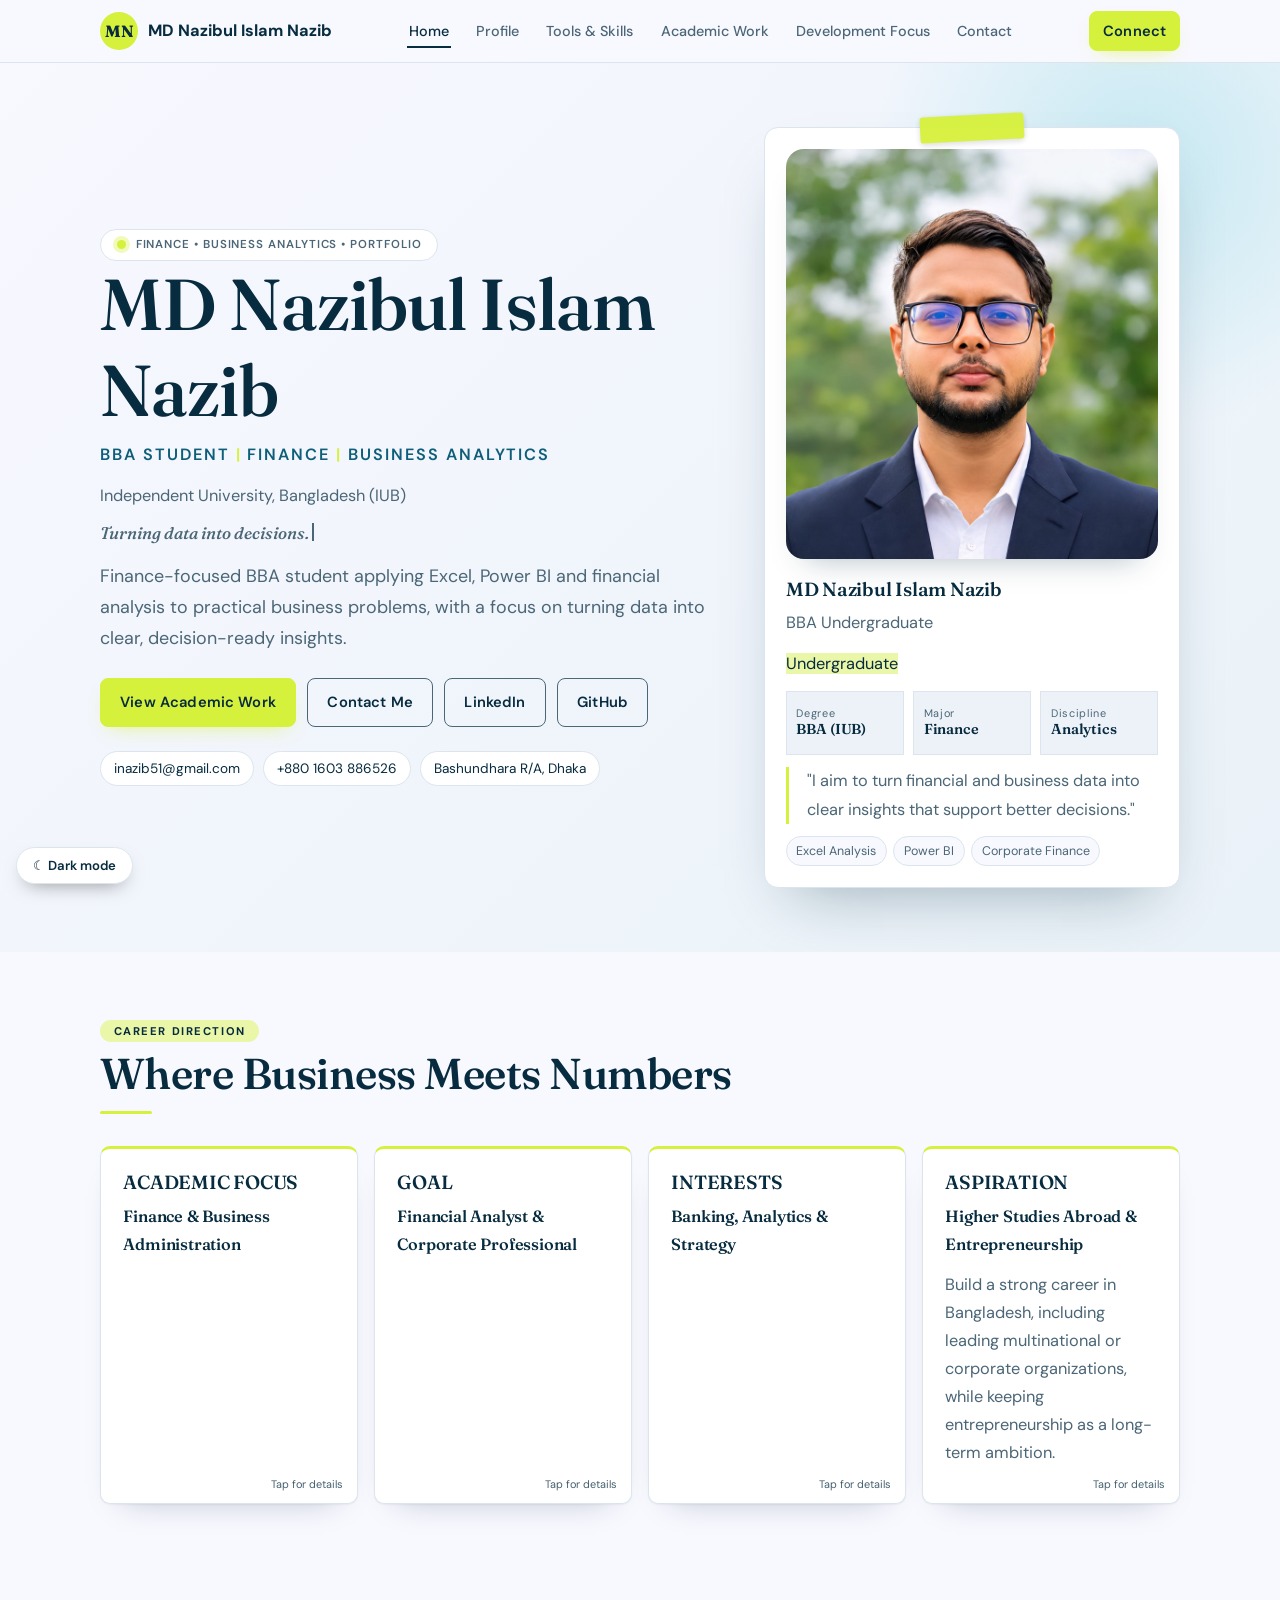
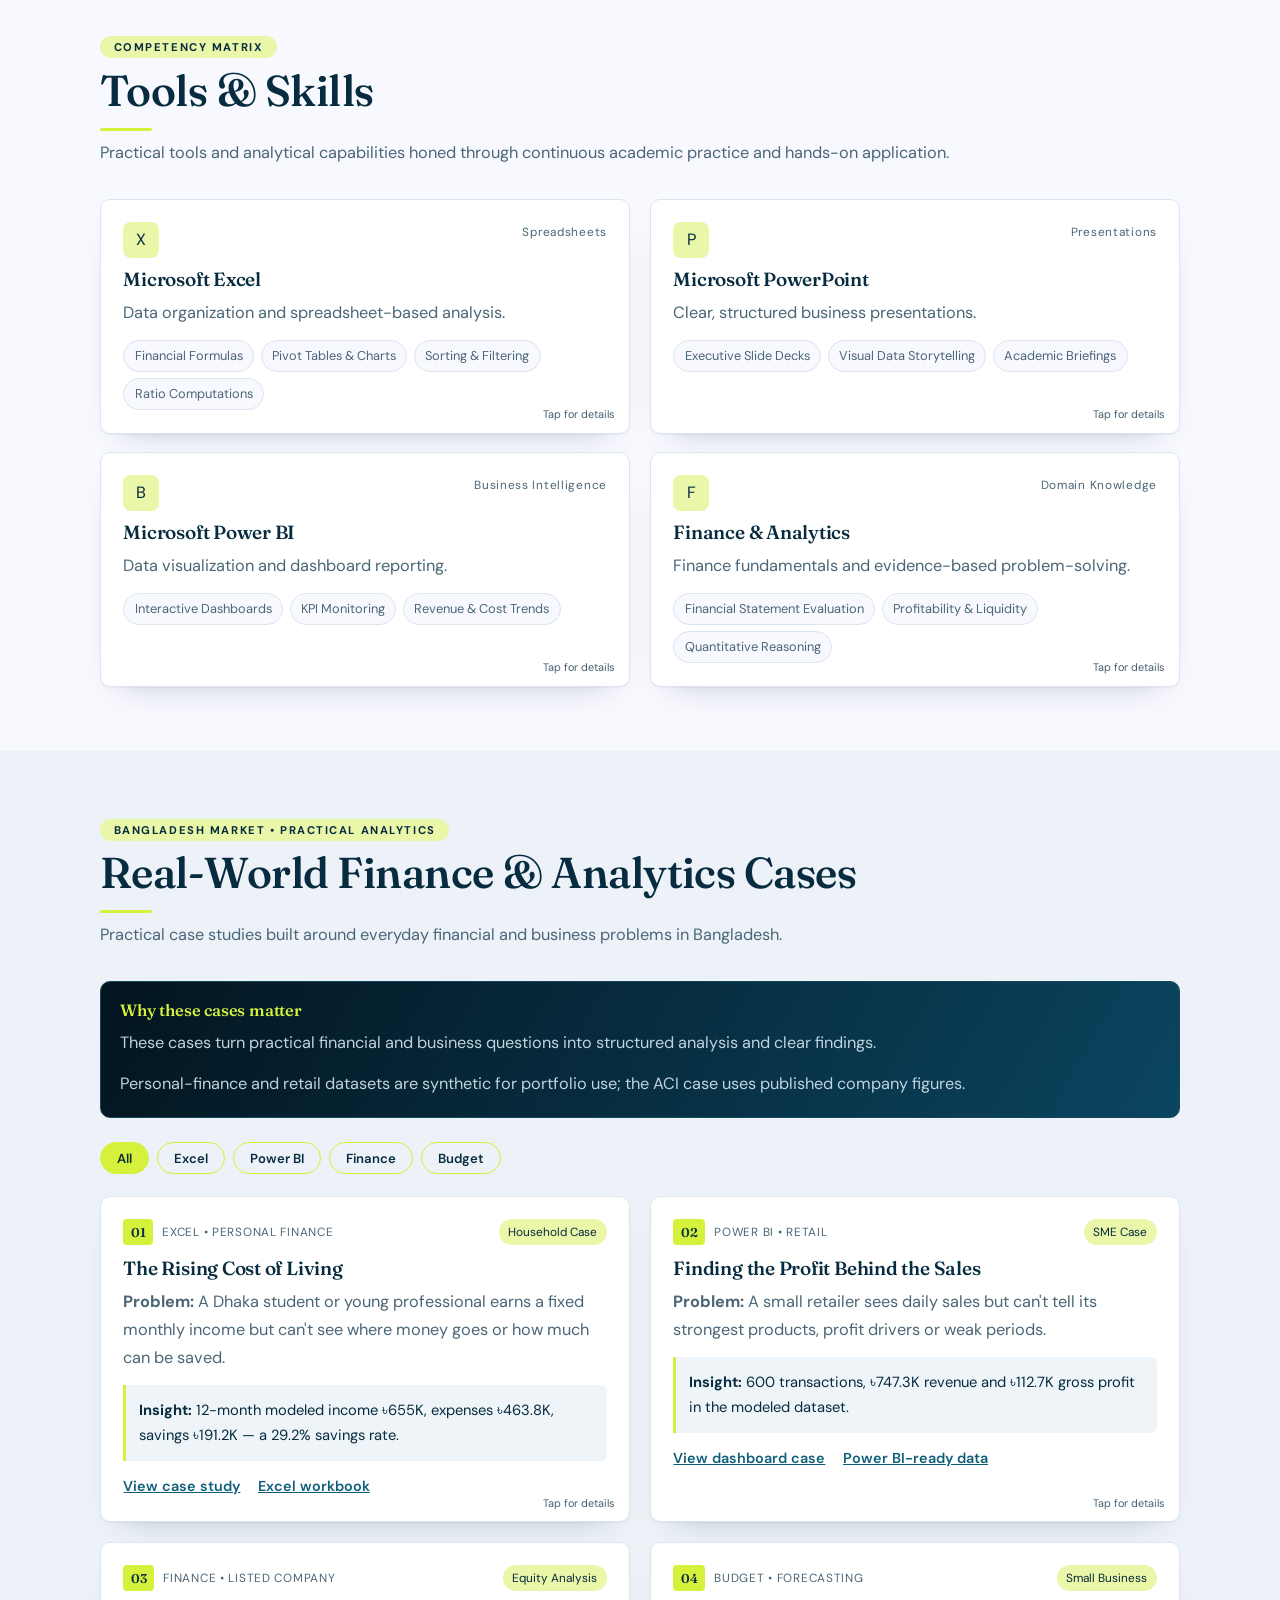
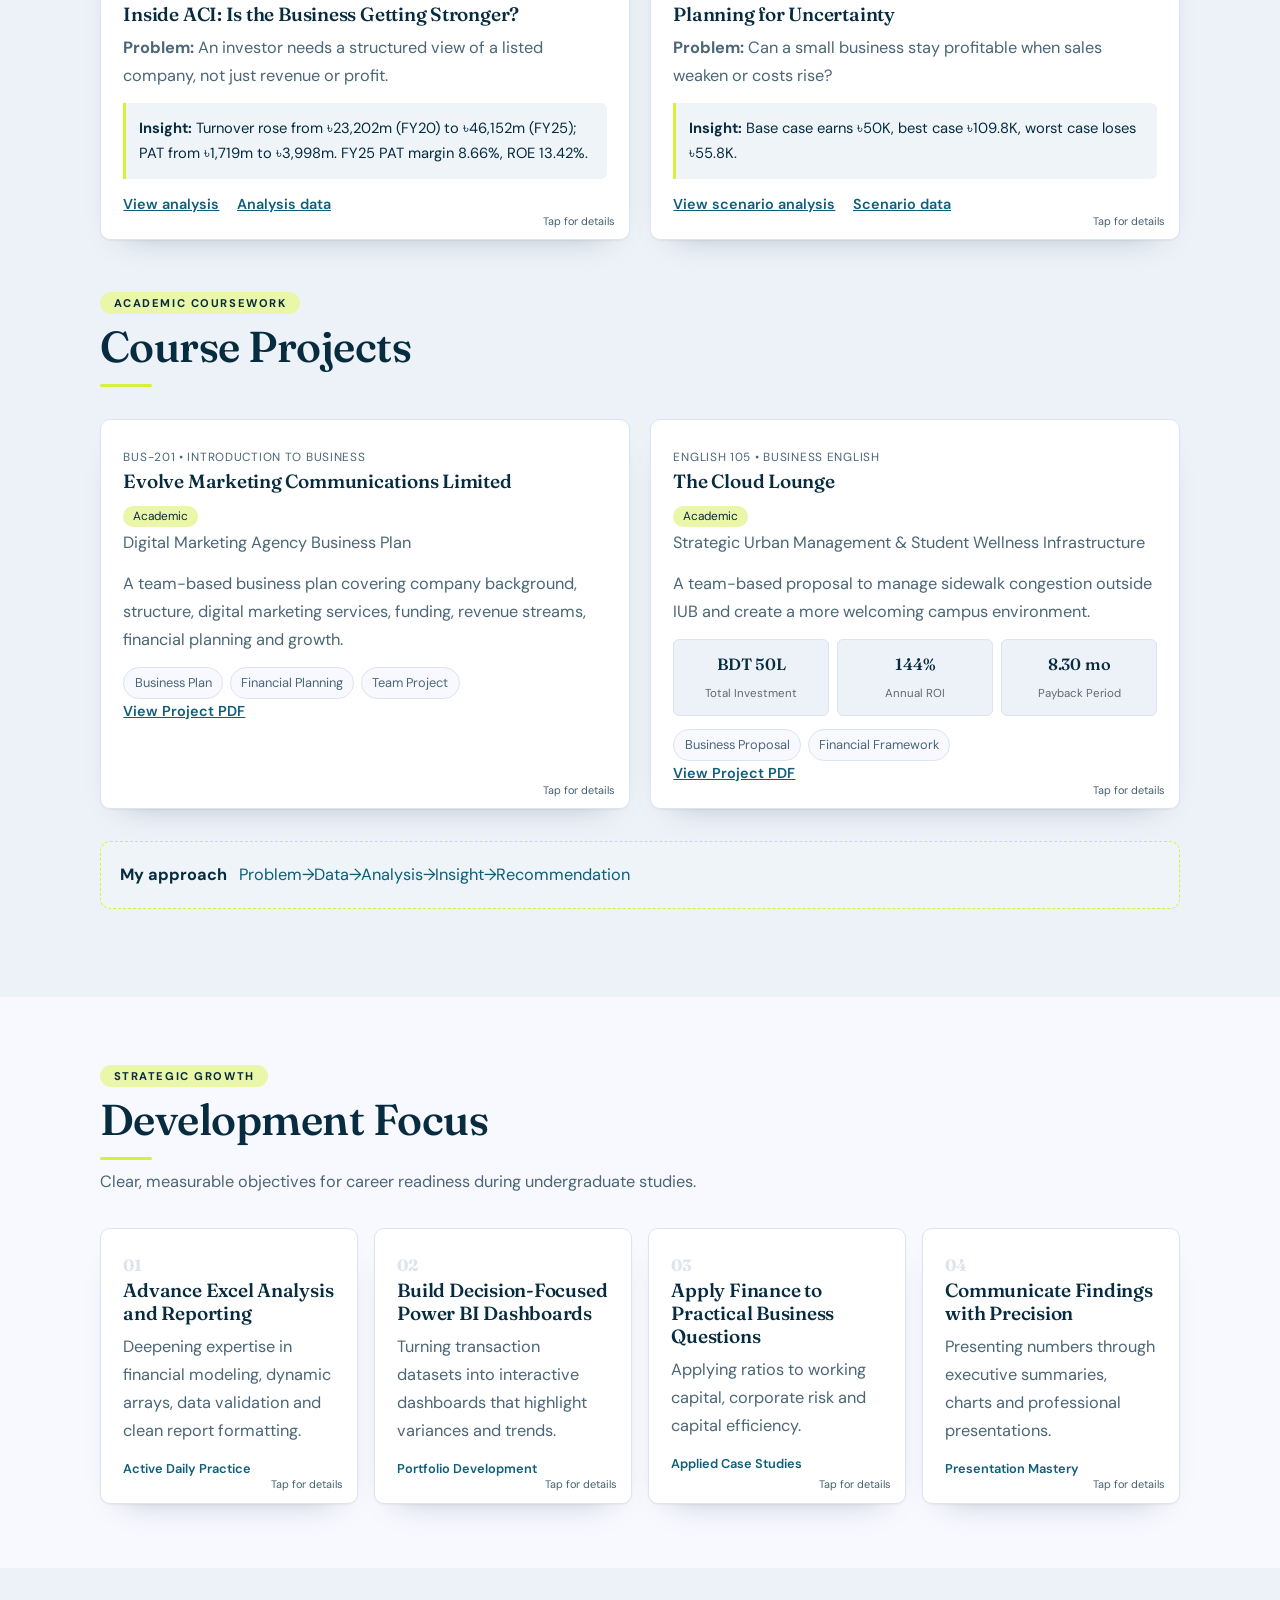
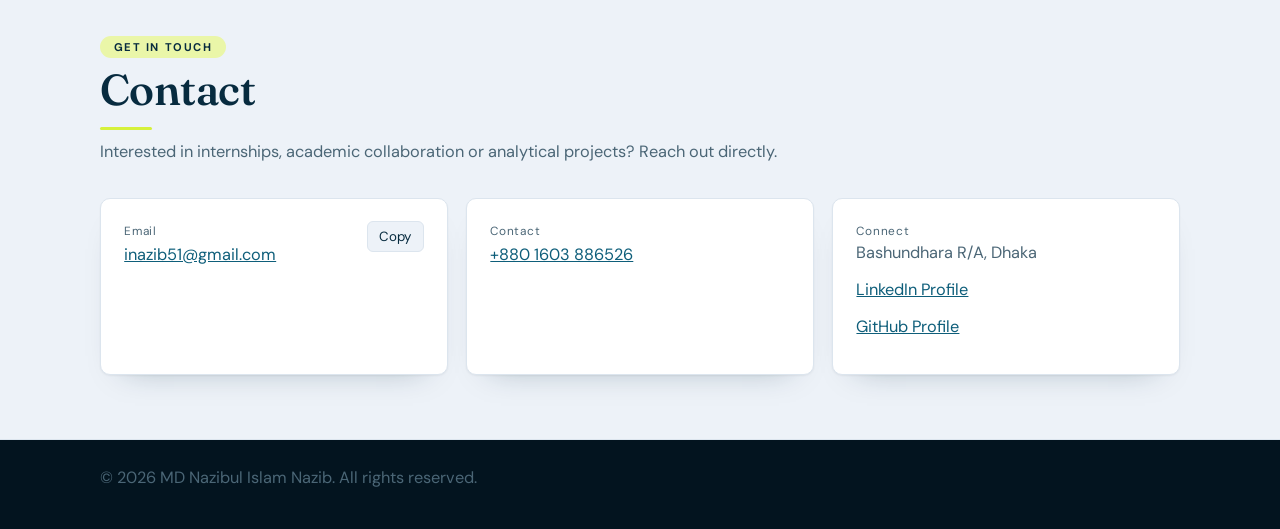
<file: index.html>
<!DOCTYPE html>
<html class="theme" lang="en"><head><meta charset="utf-8"/><meta content="width=device-width, initial-scale=1, viewport-fit=cover" name="viewport"/><title>MD Nazibul Islam Nazib | Portfolio</title><meta content="light dark" name="color-scheme"/>
<link href="https://fonts.googleapis.com" rel="preconnect"/><link crossorigin="" href="https://fonts.gstatic.com" rel="preconnect"/>
<link href="https://fonts.googleapis.com/css2?family=DM+Sans:opsz,wght@9..40,400;9..40,500;9..40,600;9..40,700&amp;family=Fraunces:ital,opsz,wght@0,9..144,400;0,9..144,540;0,9..144,600;1,9..144,500&amp;display=swap" rel="stylesheet"/><style>
/* STAND-IN base only for this demo (your real style.css replaces this) */
*{box-sizing:border-box}body{margin:0;font-family:system-ui,sans-serif;color:#1b2333;background:#f6f8fb;line-height:1.6}
a{color:#0f5fb5}h1,h2,h3,h4{margin:0 0 .5rem;line-height:1.2}p{margin:0 0 .8rem}
.container,.nav-container{width:min(1080px,100% - 2rem);margin-inline:auto}
.top-announcement{background:#17213a;color:#cfd8e6;font-size:.82rem}.top-announcement-content{display:flex;justify-content:space-between;gap:1rem;padding:.5rem 0;flex-wrap:wrap}.top-announcement a{color:#cfd8e6;text-decoration:none;margin-left:1rem}
.navbar{position:sticky;top:0;z-index:50;background:#fff;border-bottom:1px solid #e1e6ee}.nav-container{display:flex;justify-content:space-between;align-items:center;padding:.7rem 0;gap:1rem}
.nav-brand{display:flex;gap:.6rem;align-items:center;text-decoration:none;color:inherit}.brand-avatar{width:38px;height:38px;border-radius:50%;background:#17213a;color:#fff;display:grid;place-items:center;font-weight:700}.brand-text{display:flex;flex-direction:column;line-height:1.2}.brand-text small{color:#667}
.nav-menu{display:flex;gap:.3rem;flex-wrap:wrap}.nav-link{padding:.4rem .7rem;text-decoration:none;color:#445;border-radius:6px;font-size:.9rem}.nav-link:hover{background:#eef2f7}.nav-toggle{display:none}
.btn{display:inline-flex;padding:.7rem 1.2rem;border-radius:8px;text-decoration:none;font-weight:600;border:1.5px solid transparent;cursor:pointer;font-size:.92rem}.btn-sm{padding:.4rem .8rem}.btn-primary{background:#0f5fb5;color:#fff}.btn-outline{border-color:#0f5fb5;color:#0f5fb5}.btn-linkedin{background:#0a66c2;color:#fff}.btn-ghost{border-color:#cdd5e0;color:#445}
.hero-section{padding:4rem 0;background:#fff}.hero-container{display:grid;grid-template-columns:1.2fr .8fr;gap:2.5rem;align-items:center}.hero-name{font-size:clamp(2.2rem,5vw,3.6rem)}.hero-action-buttons{display:flex;gap:.7rem;margin:1.5rem 0}.hero-contact-strip{display:flex;gap:.6rem}.hero-chip{border:1px solid #dde3ec;border-radius:99px;padding:.3rem .8rem;font-size:.85rem}
.hero-visual-card{border:1px solid #e1e6ee;border-radius:14px;padding:1.5rem;background:#fafbfd}.ph{width:96px;height:96px;border-radius:50%;background:#17213a;color:#fff;display:grid;place-items:center;font-size:1.8rem;font-weight:700;margin-bottom:1rem}.analyst-key-metrics{display:grid;grid-template-columns:repeat(3,1fr);gap:.5rem;margin:1rem 0}.metric-label{display:block;font-size:.72rem;color:#667}.card-skill-pills{display:flex;gap:.4rem;flex-wrap:wrap}.card-skill-pills span{background:#eef2f7;border-radius:99px;padding:.2rem .6rem;font-size:.78rem}
.section{padding:4rem 0}.section-alt{background:#eef2f7}.section-header{margin-bottom:2rem;max-width:680px}.section-tag{font-size:.78rem;color:#667;display:block;margin-bottom:.4rem}.section-title{font-size:2rem}.section-subtitle{color:#556}
.profile-cards-grid,.dev-focus-grid{display:grid;grid-template-columns:repeat(auto-fit,minmax(230px,1fr));gap:1rem}.skills-grid-2x2,.academic-work-grid,.academic-projects-grid{display:grid;grid-template-columns:repeat(2,1fr);gap:1.2rem}
.info-card,.skill-matrix-card,.academic-card,.academic-project-card,.dev-pillar-card,.contact-detail-card{background:#fff;border:1px solid #e1e6ee;border-radius:10px;padding:1.4rem}.academic-card-header{display:flex;gap:.6rem;align-items:center;flex-wrap:wrap;margin-bottom:.8rem}.card-num-badge{background:#17213a;color:#fff;border-radius:4px;padding:.1rem .45rem;font-size:.8rem}.card-tag,.case-kicker,.skill-category-tag{font-size:.74rem;color:#667}.status-chip,.case-badge{font-size:.74rem;background:#eef2f7;border-radius:99px;padding:.15rem .6rem;margin-left:auto}
.case-outcome{background:#f3f6fa;border-left:3px solid #0f5fb5;padding:.8rem;border-radius:0 6px 6px 0;font-size:.92rem;margin:.8rem 0}.case-links{display:flex;gap:1rem;font-weight:600;font-size:.9rem}.cap-tag,.course-pill{font-size:.8rem;border:1px solid #dde3ec;border-radius:99px;padding:.25rem .65rem;background:#fafbfd}.skill-capabilities,.course-tags{display:flex;flex-wrap:wrap;gap:.4rem}.skill-card-top{display:flex;justify-content:space-between}.skill-icon-wrapper{width:36px;height:36px;border-radius:8px;background:#eef2f7;display:grid;place-items:center;margin-bottom:.6rem}.case-metrics{display:grid;grid-template-columns:repeat(3,1fr);gap:.5rem;margin:.8rem 0}.case-metrics .metric-box{background:#f3f6fa;border-radius:6px;padding:.6rem;text-align:center}.case-metrics strong{display:block}.case-metrics span{font-size:.72rem;color:#667}.market-context-banner,.credentials-rule-banner{background:#17213a;color:#dfe6f0;padding:1.2rem;border-radius:10px;margin-bottom:1.5rem}.market-context-banner h4{color:#fff}.credentials-rule-banner{margin-top:2rem}.academic-projects-heading{margin-top:3rem}.dev-card-index{font-weight:700;color:#cdd5e0}.pillar-status{font-size:.8rem;font-weight:600;color:#0f5fb5}
.contact-layout-grid{max-width:520px}.contact-info-column{display:grid;gap:.8rem}.contact-detail-card{display:flex;justify-content:space-between;align-items:center}.label{display:block;font-size:.74rem;color:#667}.copy-btn{border:1px solid #cdd5e0;background:#fff;border-radius:6px;padding:.4rem .7rem;cursor:pointer}footer{background:#17213a;color:#cfd8e6;padding:1.5rem 0}.footer-bottom-row{display:flex;justify-content:space-between}.back-to-top{position:fixed;right:1rem;bottom:1rem;width:42px;height:42px;border-radius:50%;border:0;background:#0f5fb5;color:#fff;opacity:0;pointer-events:none}.back-to-top.show{opacity:1;pointer-events:auto}
@media(max-width:900px){.hero-container,.skills-grid-2x2,.academic-work-grid,.academic-projects-grid{grid-template-columns:1fr}.nav-menu{display:none}}
/* ux-polish.css — loads AFTER css/style.css. Keeps your theme; only improves usability. */
html{scroll-behavior:smooth;scroll-padding-top:90px}
img{max-width:100%;height:auto}

/* keyboard focus that is always visible */
a:focus-visible,button:focus-visible,[role="button"]:focus-visible{outline:3px solid #f5a623;outline-offset:3px;border-radius:6px}

/* comfortable tap targets on touch screens */
@media (pointer:coarse){.btn,.nav-link,.copy-btn,.footer-ide-btn,.ide-pill-btn{min-height:44px}}

/* things that often overflow on small phones */
.hero-action-buttons,.case-links,.skill-capabilities,.course-tags,.hero-contact-strip,.footer-bottom-row{flex-wrap:wrap}
.case-links{gap:.5rem 1.1rem}
@media (max-width:600px){.hero-action-buttons .btn{flex:1 1 100%;justify-content:center}}

/* clickable cards */
.info-card,.academic-card,.academic-project-card,.skill-matrix-card,.dev-pillar-card{position:relative;cursor:pointer;transition:transform .2s ease,box-shadow .2s ease}
.info-card:hover,.academic-card:hover,.academic-project-card:hover,.skill-matrix-card:hover,.dev-pillar-card:hover{transform:translateY(-3px);box-shadow:0 14px 30px -14px rgba(0,0,0,.3)}

/* popup (neutral colours so it fits any theme) */
.ux-overlay{position:fixed;inset:0;z-index:200;display:flex;align-items:center;justify-content:center;padding:1.2rem;background:rgba(10,15,30,.6);backdrop-filter:blur(5px);animation:uxFade .2s both}
.ux-card{position:relative;width:min(640px,100%);max-height:88vh;overflow:auto;background:#fff;color:#1b2333;border-radius:16px;box-shadow:0 40px 80px -20px rgba(0,0,0,.5);animation:uxPop .26s cubic-bezier(.2,.8,.3,1.15) both}
.ux-head{padding:1.4rem 1.7rem 1.1rem;background:#17213a;color:#fff;border-radius:16px 16px 0 0}
.ux-kicker{font-size:.75rem;opacity:.8}
.ux-title{margin:.25rem 2.2rem 0 0;font-size:1.4rem;line-height:1.25;color:#fff}
.ux-close{position:absolute;top:.8rem;right:.8rem;width:36px;height:36px;border-radius:50%;border:0;background:rgba(255,255,255,.18);color:#fff;font-size:1.3rem;cursor:pointer}
.ux-close:hover{background:rgba(255,255,255,.32)}
.ux-body{padding:1.4rem 1.7rem 1.7rem;line-height:1.65}
.ux-body :is(h3,.case-title,.case-card-title,.skill-card-title){display:none}
.ux-body a{color:inherit;text-decoration:underline}
.ux-toast{position:fixed;left:50%;bottom:1.5rem;z-index:210;transform:translateX(-50%);background:#17213a;color:#fff;padding:.7rem 1.2rem;border-radius:99px;font-size:.88rem;animation:uxPop .25s both}
@keyframes uxFade{from{opacity:0}}
@keyframes uxPop{from{opacity:0;transform:translateY(12px) scale(.97)}}
.ux-toast{animation-name:uxToast}
@keyframes uxToast{from{opacity:0;transform:translate(-50%,12px)}}

@media (prefers-reduced-motion:reduce){html{scroll-behavior:auto}*{animation:none!important;transition:none!important}}

/* small hint that cards open a popup */
.info-card::after,.academic-card::after,.academic-project-card::after,.skill-matrix-card::after,.dev-pillar-card::after{content:"Tap for details";position:absolute;right:.9rem;bottom:.55rem;font-size:.68rem;opacity:.75;pointer-events:none}

/* ===== IDE view removed (elements stay in the page so the original main.js keeps working, but are never shown) ===== */
#openIdeBtnTop,#openIdeBtnNav,#openIdeBtnFooter,#floatingIdeBtn,#ideModal,.ide-pill-btn,.floating-ide-trigger,.ide-modal-overlay,.footer-ide-btn{display:none!important}

/* ===== navbar: keep labels on one line ===== */
.nav-link,.brand-text strong{white-space:nowrap}
.nav-menu{flex-wrap:nowrap}
@media (max-width:1280px){.brand-text small{display:none}}
@media (max-width:1180px){#printResumeBtn{display:none}}
/* ux-theme.css (ALT: cyan navy / ghost white / neon pear) — one theme with a light and a dark mode (same fonts, same colours, same layout).
   Mode is the class "dark" on <html>; "theme" is always on. Needs Fraunces + DM Sans in <head>. */
html.theme{--bg:#F8F8FF;--bg-2:#EDF2F8;--paper:#FFFFFF;--ink:#072B3F;--ink-2:#4B6676;--line:#DCE5EE;--tint:#EAF6A8;--tint-2:#D6F13B;--accent:#D6F13B;--accent-t:#0E5E7A;--on-accent:#072B3F;--soft:#EEF4F8;--glass:rgba(248,248,255,.97);--shade:rgba(7,43,63,.35);--hero-bg:linear-gradient(135deg,#F8F8FF 0%,#E9F2F8 100%);--blob:rgba(34,184,207,.2);--serif:'Fraunces',Georgia,'Times New Roman',serif;--sans:'DM Sans',system-ui,sans-serif;color-scheme:light}
html.theme.dark{--bg:#041C2B;--bg-2:#062534;--paper:#0A3046;--ink:#F8F8FF;--ink-2:#A9C2D0;--line:#14485F;--tint:#0F4660;--tint-2:#D6F13B;--accent:#D6F13B;--accent-t:#D6F13B;--on-accent:#072B3F;--soft:#0B3B52;--glass:rgba(4,28,43,.96);--shade:rgba(0,0,0,.6);--hero-bg:linear-gradient(135deg,#031722 0%,#0A3A52 100%);--blob:rgba(214,241,59,.16);color-scheme:dark}

html.theme body{background:var(--bg);color:var(--ink);font-family:var(--sans);font-size:1.02rem;line-height:1.72;font-feature-settings:"lnum","tnum"}
html.theme :is(button,input){font-family:inherit}
html.theme :is(h1,h2,h3,h4,.text-lead,.case-title,.case-card-title,.skill-card-title,.metric-value,.metric-box strong){font-family:var(--serif);font-optical-sizing:auto;font-weight:560;color:var(--ink);letter-spacing:-.012em}
html.theme :is(p,.section-subtitle,.case-problem,.case-card-description,.card-subtext,.skill-card-desc){color:var(--ink-2)}
html.theme :is(.label,.metric-label,.card-tag,.case-kicker,.skill-category-tag,.brand-text small){color:var(--ink-2);font-family:var(--sans);letter-spacing:.06em}
html.theme a{color:var(--accent-t)}
html.theme .text-accent{color:var(--accent-t)}
html.theme .section{background:transparent;color:var(--ink)}
html.theme .section-alt{background:var(--bg-2)}
html.theme .section-border-top{border-color:var(--line)}
html.theme .section-title{font-size:clamp(1.9rem,3.8vw,2.7rem);font-weight:540}
html.theme .section-title::after{content:"";display:block;width:52px;height:3px;margin-top:.7rem;border-radius:2px;background:var(--tint-2)}
html.theme .section-divider{display:none}
html.theme .section-tag{display:inline-block;padding:.25rem .85rem;border-radius:99px;background:var(--tint);color:var(--ink);border:0;font:700 .7rem var(--sans);letter-spacing:.14em;text-transform:uppercase}

/* top bar (dark in both modes) + nav */
html.theme .top-announcement{background:#03141F;color:#BFD3DE}
html.theme .top-announcement :is(a,span){color:#BFD3DE}
html.theme .navbar{background:var(--glass);backdrop-filter:blur(14px);border-bottom:1px solid var(--line)}
html.theme .nav-menu{background:var(--glass)}
html.theme .nav-brand,html.theme .nav-brand strong{color:var(--ink)}
html.theme .brand-avatar{background:var(--accent);color:var(--on-accent);font-family:var(--serif);box-shadow:none}
html.theme .nav-link{position:relative;color:var(--ink-2);font-weight:500;background:transparent;transition:color .25s}
html.theme .nav-link::before{display:none}
html.theme .nav-link::after{content:"";position:absolute;left:50%;bottom:2px;width:0;height:2px;background:var(--ink);transition:width .3s,left .3s}
html.theme .nav-link:hover,html.theme .nav-link.active{color:var(--ink);background:transparent}
html.theme .nav-link:hover::after,html.theme .nav-link.active::after{width:70%;left:15%}
html.theme .nav-toggle span{background:var(--ink)}

/* buttons: same in both modes */
html.theme .btn{font-family:var(--sans);font-weight:600;letter-spacing:.01em;transition:transform .25s,background .3s,color .3s,border-color .3s}
html.theme .btn-primary{background:var(--accent);color:var(--on-accent);border-color:var(--accent);box-shadow:0 8px 20px -10px rgba(214,241,59,.7)}
html.theme .btn-primary:hover{background:#C4DD2A;border-color:#C4DD2A;color:var(--on-accent);transform:translateY(-2px)}
html.theme :is(.btn-outline,.btn-ghost,.btn-linkedin){background:transparent;color:var(--ink);border:1.5px solid var(--ink-2)}
html.theme :is(.btn-outline,.btn-ghost,.btn-linkedin):hover{background:var(--tint);border-color:var(--tint-2);color:var(--ink);transform:translateY(-2px)}

/* hero */
html.theme .hero-section{position:relative;overflow:hidden;isolation:isolate;background:var(--hero-bg);color:var(--ink)}
html.theme .hero-pattern-bg{display:none}
html.theme .hero-section::before{content:"";position:absolute;z-index:-1;right:-140px;top:-180px;width:560px;height:560px;border-radius:50%;background:radial-gradient(circle,var(--blob),transparent 68%);translate:calc(var(--px,0)*-30px) calc(var(--py,0)*-22px);transition:translate .5s ease-out}
html.theme .hero-name{font-size:clamp(2.5rem,6vw,4.5rem);font-weight:520;letter-spacing:-.025em;font-family:var(--serif);background:none!important;-webkit-background-clip:border-box!important;background-clip:border-box!important;-webkit-text-fill-color:var(--ink)!important;color:var(--ink)!important}
html.theme .hero-role,html.theme .hero-role strong{color:var(--accent-t);font-family:var(--sans);letter-spacing:.12em;font-weight:600}
html.theme .hero-role .divider{color:var(--tint-2)}
html.theme :is(.hero-affiliation,.hero-pitch){color:var(--ink-2)}
html.theme .hero-pitch{font-size:1.12rem}
html.theme .hero-badge{display:inline-flex;align-items:center;gap:.6rem;padding:.45rem 1rem;border-radius:99px;background:var(--paper);border:1px solid var(--line);color:var(--ink-2);font:600 .72rem var(--sans);letter-spacing:.08em;box-shadow:none}
html.theme .hero-badge span{color:inherit}
html.theme .status-indicator{display:inline-block;flex:none;width:9px;height:9px;border-radius:50%;background:var(--accent);box-shadow:0 0 0 4px rgba(214,241,59,.35)}
html.theme .hero-section :is(.hero-chip,.whatsapp-contact){background:var(--paper);border:1px solid var(--line);color:var(--ink)}
html.theme .hero-section a:not(.btn){color:var(--ink)}
html.theme .hero-visual-card{position:relative;overflow:visible;background:var(--paper);color:var(--ink);border:1px solid var(--line);box-shadow:0 30px 60px -28px var(--shade);transform:rotate(1deg);max-width:380px;margin-inline:auto;padding:1.3rem}
html.theme .hero-visual-card::before{content:"";position:absolute;top:-13px;left:50%;width:104px;height:26px;margin-left:-52px;border-radius:3px;background:var(--tint-2);opacity:.95;transform:rotate(-3deg);box-shadow:0 2px 6px rgba(0,0,0,.15)}
html.theme .analyst-avatar-box{display:none}
html.theme .analyst-key-metrics{background:transparent;border:0;gap:.5rem}
html.theme .analyst-key-metrics .metric-box,html.theme .case-metrics .metric-box{background:var(--bg-2);border:1px solid var(--line);color:var(--ink)}
html.theme .highlight-accent{color:var(--accent-t)}
html.theme .card-quote-box{border-left:3px solid var(--tint-2);color:var(--ink-2)}
html.theme .card-quote-box p{color:var(--ink-2)}
html.theme .quote-icon{color:var(--tint-2)}

/* cards */
html.theme :is(.info-card,.skill-matrix-card,.academic-card,.academic-project-card,.dev-pillar-card,.contact-detail-card){background:var(--paper);color:var(--ink);border:1px solid var(--line);box-shadow:0 1px 2px rgba(0,0,0,.05),0 16px 32px -24px var(--shade);transition:transform .3s,box-shadow .35s,border-color .35s}
html.theme :is(.info-card,.skill-matrix-card,.academic-card,.academic-project-card,.dev-pillar-card):hover{border-color:var(--tint-2)}
html.theme .info-card{border-top:3px solid var(--tint-2)}
html.theme .info-card.career-card{border-top-color:var(--accent)}
html.theme :is(.card-badge-icon,.skill-icon-wrapper,.contact-card-icon,.dev-icon-circle){background:var(--tint);color:var(--ink)}
html.theme .card-num-badge{background:var(--accent);color:var(--on-accent);font-family:var(--serif);font-weight:600}
html.theme .academic-card-header{background:transparent;border-color:var(--line)}
html.theme .academic-card-footer{border-color:var(--line);color:var(--ink-2)}
html.theme :is(.status-chip,.case-badge,.tag-status){background:var(--tint);color:var(--ink)}
html.theme :is(.cap-tag,.course-pill,.card-skill-pills span){background:var(--bg);border:1px solid var(--line);color:var(--ink-2)}
html.theme .cap-tag i,html.theme .case-list i{color:var(--accent-t)}
html.theme .case-outcome{background:var(--soft);border-left:3px solid var(--tint-2);color:var(--ink)}
html.theme .case-list{color:var(--ink-2)}
html.theme .dev-card-index{color:var(--line);font-family:var(--serif)}
html.theme .pillar-status{color:var(--accent-t)}
html.theme .market-context-banner{background:linear-gradient(120deg,#03141F,#0B4560);color:#E6F1F7;border:1px solid #14485F}
html.theme .market-context-banner :is(p,.market-note){color:#BFD3DE}
html.theme .market-context-banner h4{color:#D6F13B;font-family:var(--serif)}
html.theme .guidance-icon,html.theme .rule-icon{color:var(--accent-t)}
html.theme .credentials-rule-banner{background:var(--soft);border:1px dashed var(--tint-2);color:var(--ink)}
html.theme .rule-text span{color:var(--accent-t)}
html.theme .copy-btn{background:var(--bg-2);border:1px solid var(--line);color:var(--ink)}
html.theme .copy-btn:hover{background:var(--tint)}
html.theme footer{background:#03141F;color:#9FB8C6;border-top:1px solid var(--line)}
html.theme .back-to-top{background:var(--accent);color:var(--on-accent)}

/* popups */
html.theme .ux-overlay{background:rgba(5,8,18,.6)}
html.theme .ux-card{background:var(--paper);color:var(--ink);border:1px solid var(--line);box-shadow:0 40px 80px -24px rgba(0,0,0,.6)}
html.theme .ux-head{background:linear-gradient(120deg,#041C2B,#0B4560);color:#fff}
html.theme .ux-title{color:#fff;font-family:var(--serif);font-weight:540}
html.theme .ux-kicker{color:#D6F13B;letter-spacing:.08em}
html.theme .ux-body{color:var(--ink)}
html.theme .ux-body :is(p,.case-problem,.case-card-description,.card-subtext,.skill-card-desc){color:var(--ink-2)}
html.theme .ux-body a{color:var(--accent-t)}
html.theme .ux-toast{background:#041C2B;color:#fff;border:1px solid var(--tint-2)}

/* photo: same in light and dark, morphs in when the page loads */
html.theme .hero-headshot{position:static;width:auto;margin:0 0 1.2rem}
html.theme .hero-headshot img{display:block;width:100%;height:auto;aspect-ratio:4/4.4;object-fit:cover;object-position:50% 28%;border:0;outline:0;border-radius:18px;box-shadow:0 18px 30px -20px var(--shade);cursor:zoom-in;transition:none;animation:nxMorph 1.4s cubic-bezier(.2,.8,.2,1) .1s both}
@keyframes nxMorph{
  0%{opacity:0;transform:scale(.4) rotate(-10deg);border-radius:50%;filter:blur(16px)}
  45%{opacity:1;transform:scale(.9) rotate(3deg);border-radius:38% 62% 55% 45% / 52% 40% 60% 48%;filter:blur(4px)}
  100%{opacity:1;transform:none;border-radius:18px;filter:blur(0)}
}
.ux-polaroid{position:relative;width:min(560px,100%);background:#fff;padding:.8rem .8rem 0;border-radius:6px;box-shadow:0 40px 80px -24px rgba(0,0,0,.7);transform:rotate(-1.2deg);animation:uxPop .3s cubic-bezier(.2,.8,.3,1.15) both}
.ux-polaroid img{display:block;width:100%;height:auto;border-radius:3px}
.ux-polaroid figcaption{padding:1rem .4rem 1.2rem;text-align:center;font:italic 500 1.15rem 'Fraunces',Georgia,serif;color:#041C2B}
.ux-polaroid figcaption small{display:block;margin-top:.15rem;font:600 .74rem 'DM Sans',system-ui,sans-serif;font-style:normal;letter-spacing:.1em;text-transform:uppercase;color:#4B6676}
.ux-polaroid .ux-close{top:-14px;right:-14px;background:#041C2B;box-shadow:0 6px 14px rgba(0,0,0,.4)}

/* interactive pieces */
.nx-reveal{opacity:0;transform:translateY(22px);transition:opacity .7s cubic-bezier(.2,.7,.2,1),transform .7s cubic-bezier(.2,.7,.2,1);transition-delay:var(--d,0s)}
.nx-reveal.in{opacity:1;transform:none}
html.theme .nx-tilt.in{transition:transform .15s ease-out,box-shadow .35s,border-color .35s;transition-delay:0s;transform:perspective(900px) rotateX(var(--ry,0deg)) rotateY(var(--rx,0deg))}
html.theme .nx-tilt.in:hover{transform:perspective(900px) rotateX(var(--ry,0deg)) rotateY(var(--rx,0deg)) translateY(-3px)}
.btn-lg{translate:var(--tx,0) var(--ty,0);transition:translate .2s ease-out}
.nx-progress{position:fixed;top:0;left:0;height:3px;width:100%;z-index:300;transform-origin:left;transform:scaleX(0);background:linear-gradient(90deg,#D6F13B,#22B8CF)}
.nx-toggle{position:fixed;left:1rem;bottom:1rem;z-index:150;border:1px solid var(--line,#D5E2F5);background:var(--paper,#fff);color:var(--ink,#041C2B);border-radius:99px;padding:.55rem 1rem;font:600 .82rem 'DM Sans',system-ui,sans-serif;cursor:pointer;box-shadow:0 8px 20px -10px rgba(0,0,0,.5);transition:transform .2s}
.nx-toggle:hover{transform:translateY(-2px)}
.nx-type{font:500 1.05rem 'Fraunces',Georgia,serif;font-style:italic;color:var(--accent-t,#1D4ED8);min-height:1.7em;margin-bottom:.6rem}
.nx-type::after{content:"";display:inline-block;width:2px;height:1.05em;margin-left:3px;vertical-align:-.12em;background:currentColor;animation:nxBlink 1s steps(1) infinite}
@keyframes nxBlink{50%{opacity:0}}
.nx-filters{display:flex;flex-wrap:wrap;gap:.5rem;margin:0 0 1.4rem}
.nx-chip{border:1px solid var(--tint-2,#8DBBFF);background:transparent;color:var(--ink,#041C2B);border-radius:99px;padding:.4rem 1rem;font:600 .82rem 'DM Sans',system-ui,sans-serif;cursor:pointer;transition:background .25s,color .25s,border-color .25s,transform .2s}
.nx-chip:hover{transform:translateY(-2px)}
.nx-chip[aria-pressed="true"]{background:var(--accent,#D6F13B);color:var(--on-accent,#072B3F);border-color:var(--accent,#D6F13B)}
.nx-show{animation:nxShow .45s cubic-bezier(.2,.7,.2,1) both}
@keyframes nxShow{from{opacity:0;transform:translateY(12px) scale(.98)}}
@media (max-width:960px){html.theme .hero-visual-card{transform:none}}
@media (max-width:600px){html.theme .brand-text small{display:none}html.theme .brand-text strong{font-size:.95rem;line-height:1.2}}
@media (prefers-reduced-motion:reduce){.nx-reveal{opacity:1;transform:none;transition:none}.nx-type::after,.nx-show{animation:none}html.theme .hero-section::before{transition:none}html.theme .hero-headshot img{animation:none}}

.demo-note{background:#03141F;color:#BFD3DE;font-size:.82rem;padding:.55rem 1rem;text-align:center}
:root{padding-top:env(safe-area-inset-top,0px);padding-bottom:env(safe-area-inset-bottom,0px)}
</style>
<style id="custom-demo-changes">
/* DEMO v3: compact, single-line metric boxes + side-by-side contact */
html.theme .hero-visual-card{width:100%;max-width:420px;justify-self:stretch;box-sizing:border-box}
html.theme .analyst-key-metrics{grid-template-columns:repeat(3,minmax(0,1fr));gap:.6rem;margin:.8rem 0}
html.theme .analyst-key-metrics .metric-box{min-width:0;width:100%;max-width:none;height:64px;padding:.42rem .6rem;border-radius:0;box-sizing:border-box;overflow:visible;text-align:left;display:flex;flex-direction:column;justify-content:center}
html.theme .analyst-key-metrics .metric-label{display:block;margin-bottom:.18rem;line-height:1;font-size:.68rem;white-space:nowrap;overflow:visible}
html.theme .analyst-key-metrics .metric-value{display:block;max-width:none;line-height:1.05;font-size:.9rem;font-weight:600;white-space:nowrap;overflow:visible;word-break:normal;letter-spacing:-.01em}
html.theme .contact-layout-grid{max-width:none}
html.theme .contact-info-column{display:grid;grid-template-columns:repeat(3,minmax(0,1fr));gap:1.15rem;align-items:stretch}
html.theme .contact-detail-card{min-width:0;min-height:150px;padding:1.35rem 1.45rem;box-sizing:border-box;display:flex;align-items:flex-start;justify-content:space-between;gap:1rem}
html.theme .contact-detail-card .contact-card-content{min-width:0}
html.theme .contact-detail-card .value,html.theme .contact-detail-card .whatsapp-contact,html.theme .contact-detail-card p{line-height:1.5}
@media (max-width:900px){html.theme .contact-info-column{grid-template-columns:1fr}}
@media (max-width:600px){
  html.theme .hero-visual-card{width:calc(100vw - 2rem);max-width:420px;justify-self:center;padding:1rem}
  html.theme .analyst-key-metrics{grid-template-columns:repeat(3,minmax(0,1fr));gap:.45rem}
  html.theme .analyst-key-metrics .metric-box{height:60px;padding:.38rem .42rem}
  html.theme .analyst-key-metrics .metric-label{font-size:.6rem}
  html.theme .analyst-key-metrics .metric-value{font-size:.82rem;letter-spacing:-.02em}
}
</style>
<style id="final-card-alignment-fix">
/* Keep the hero profile card perfectly aligned with the page. */
html.theme .hero-visual-card{
  transform:none !important;
  rotate:0deg !important;
  margin-inline:auto !important;
}
</style>
<style id="quote-spacing-fix">
/* Add comfortable space between the quote accent line and its text. */
html.theme .card-quote-box{padding-left:1rem !important;}
html.theme .card-quote-box p{margin-left:.15rem !important;}
@media (max-width:600px){
  html.theme .card-quote-box{padding-left:.85rem !important;}
}
</style>

<style id="final-mobile-responsive-fix">
/* FINAL MOBILE RESPONSIVE FIX — keeps desktop layout intact and prevents horizontal overflow. */
html, body {
  width: 100%;
  max-width: 100%;
  min-width: 0;
  overflow-x: hidden !important;
}
body, main, header, footer, section {
  min-width: 0;
  max-width: 100%;
}
.container, .nav-container {
  box-sizing: border-box;
  width: min(1080px, calc(100% - 2rem));
  max-width: 1080px;
}

/* Never let flex/grid children create a wider layout than the viewport. */
.container > *,
.section-header,
.academic-work-grid,
.academic-projects-grid,
.academic-card,
.academic-project-card,
.market-case-card,
.dev-pillar-card,
.skill-matrix-card,
.info-card,
.contact-detail-card,
.credentials-rule-banner {
  min-width: 0;
  max-width: 100%;
  box-sizing: border-box;
}

@media (max-width: 900px) {
  .hero-container,
  .profile-cards-grid,
  .skills-grid-2x2,
  .academic-work-grid,
  .academic-projects-grid,
  .dev-focus-grid,
  .contact-info-column {
    grid-template-columns: 1fr !important;
  }

  #academic-work .academic-work-grid,
  #academic-work .academic-projects-grid {
    grid-template-columns: 1fr !important;
    width: 100%;
  }

  .academic-project-card,
  .academic-card,
  .dev-pillar-card,
  .skill-matrix-card,
  .info-card,
  .contact-detail-card {
    width: 100%;
  }
}

@media (max-width: 600px) {
  .container,
  .nav-container {
    width: calc(100% - 1.25rem);
    max-width: none;
  }

  .section {
    width: 100%;
    padding: 3rem 0;
  }

  .section-header {
    width: 100%;
    margin-bottom: 1.5rem;
  }

  .section-title {
    font-size: clamp(1.75rem, 8vw, 2.15rem) !important;
  }

  .section-subtitle {
    font-size: .94rem;
    line-height: 1.6;
  }

  /* Course project cards: full phone width, no desktop-sized inner layout. */
  #academic-work .academic-project-card {
    width: 100%;
    padding: 1.15rem !important;
    margin: 0;
    overflow: hidden;
  }

  #academic-work .academic-project-card .case-card-header {
    width: 100%;
    min-width: 0;
  }

  #academic-work .academic-project-card .case-card-title,
  #academic-work .academic-project-card .case-card-subtitle,
  #academic-work .academic-project-card .case-card-description {
    max-width: 100%;
    overflow-wrap: anywhere;
    word-break: normal;
  }

  #academic-work .case-metrics {
    grid-template-columns: repeat(3, minmax(0, 1fr));
    gap: .4rem;
    width: 100%;
  }

  #academic-work .case-metrics .metric-box {
    min-width: 0;
    padding: .65rem .35rem;
    overflow: hidden;
  }

  #academic-work .case-metrics strong {
    font-size: .95rem;
    white-space: normal;
    overflow-wrap: anywhere;
  }

  #academic-work .case-metrics span {
    font-size: .68rem;
    line-height: 1.25;
  }

  /* My Approach: heading on its own line, flow safely wraps inside the card. */
  .credentials-rule-banner.approach-animated {
    width: 100%;
    max-width: 100%;
    margin-top: 1.5rem;
    padding: 1rem;
    overflow: hidden;
    box-sizing: border-box;
  }

  .approach-animated .rule-text {
    display: flex;
    flex-direction: column;
    align-items: flex-start;
    gap: .65rem;
    width: 100%;
    font-size: .98rem;
  }

  .approach-animated .rule-text strong {
    display: block;
    font-size: 1.08rem;
    line-height: 1.25;
  }

  .approach-gap {
    display: none !important;
  }

  .approach-flow {
    display: flex;
    flex-wrap: wrap;
    align-items: center;
    justify-content: flex-start;
    gap: .25rem .12rem;
    width: 100%;
    margin: 0 !important;
    line-height: 1.45;
  }

  .approach-step {
    display: inline-flex;
    flex: 0 0 auto;
    padding: .2rem .38rem;
    font-size: .82rem;
    white-space: nowrap;
  }

  .approach-flow i {
    flex: 0 0 auto;
    font-size: .82rem;
    padding: 0 .03rem;
  }

  /* Prevent long links / labels from widening the page. */
  .case-links,
  .course-tags,
  .skill-capabilities,
  .hero-contact-strip,
  .footer-bottom-row {
    max-width: 100%;
    min-width: 0;
  }

  .case-links a,
  .contact-detail-card a,
  .hero-contact-strip a {
    max-width: 100%;
    overflow-wrap: anywhere;
  }

  .contact-detail-card {
    padding: 1rem !important;
  }

  .contact-card-content {
    min-width: 0;
    max-width: 100%;
  }

  /* The mobile navigation must stay inside the viewport. */
  .navbar,
  .nav-container {
    width: 100%;
    max-width: 100%;
  }

  .nav-container {
    padding-left: .65rem;
    padding-right: .65rem;
  }

  .brand-text strong {
    max-width: 55vw;
    overflow: hidden;
    text-overflow: ellipsis;
  }

  .nav-cta-group {
    flex: 0 0 auto;
  }
}
</style>
</head><body>

<header class="navbar" id="navbar"><div class="nav-container">
<a class="nav-brand" href="#home"><span class="brand-avatar">MN</span><span class="brand-text"><strong>MD Nazibul Islam Nazib</strong><small>Finance • Business Analytics</small></span></a>
<nav class="nav-menu" id="navMenu"><a class="nav-link active" href="#home">Home</a><a class="nav-link" href="#profile">Profile</a><a class="nav-link" href="#skills">Tools &amp; Skills</a><a class="nav-link" href="#academic-work">Academic Work</a><a class="nav-link" href="#development">Development Focus</a><a class="nav-link" href="#contact">Contact</a></nav>
<div class="nav-cta-group"><a class="btn btn-sm btn-primary" href="#contact">Connect</a><button aria-label="Toggle navigation" class="nav-toggle" id="navToggle"><span></span><span></span><span></span></button></div></div></header>
<main>
<section class="hero-section" id="home"><div class="hero-pattern-bg"></div><div class="container hero-container">
<div class="hero-text-content">
<div class="hero-badge"><span class="status-indicator"></span><span>FINANCE • BUSINESS ANALYTICS • PORTFOLIO</span></div>
<h1 class="hero-name">MD Nazibul Islam Nazib</h1>
<p class="hero-role"><strong>BBA STUDENT</strong> <span class="divider">|</span> <strong>FINANCE</strong> <span class="divider">|</span> <strong>BUSINESS ANALYTICS</strong></p>
<p class="hero-affiliation">Independent University, Bangladesh (IUB)</p>
<p class="hero-pitch">Finance-focused BBA student applying Excel, Power BI and financial analysis to practical business problems, with a focus on turning data into clear, decision-ready insights.</p>
<div class="hero-action-buttons"><a class="btn btn-primary btn-lg" href="#academic-work">View Academic Work</a><a class="btn btn-outline btn-lg" href="#contact">Contact Me</a><a class="btn btn-linkedin btn-lg" href="https://www.linkedin.com/in/mdnazibulislam" rel="noopener noreferrer" target="_blank">LinkedIn</a><a class="btn btn-ghost btn-lg" href="https://github.com/Nazib-481" rel="noopener noreferrer" target="_blank">GitHub</a></div>
<div class="hero-contact-strip"><span class="hero-chip">inazib51@gmail.com</span><span class="hero-chip">+880 1603 886526</span><span class="hero-chip">Bashundhara R/A, Dhaka</span></div>
</div>
<div class="hero-visual-card"><div class="hero-headshot"><img alt="MD Nazibul Islam Nazib professional headshot" src="[data-uri]"/></div>
<div class="analyst-header-meta"><h3>MD Nazibul Islam Nazib</h3><p>BBA Undergraduate</p><span class="tag-status">Undergraduate</span></div>
<div class="analyst-key-metrics"><div class="metric-box"><span class="metric-label">Degree</span><span class="metric-value">BBA (IUB)</span></div><div class="metric-box"><span class="metric-label">Major</span><span class="metric-value highlight-accent">Finance</span></div><div class="metric-box"><span class="metric-label">Discipline</span><span class="metric-value">Analytics</span></div></div>
<div class="card-quote-box"><p>"I aim to turn financial and business data into clear insights that support better decisions."</p></div>
<div class="card-skill-pills"><span>Excel Analysis</span><span>Power BI</span><span>Corporate Finance</span></div></div>
</div></section>
<section class="section section-border-top" id="profile"><div class="container">
<div class="section-header"><span class="section-tag">CAREER DIRECTION</span><h2 class="section-title">Where Business Meets Numbers</h2></div>
<div class="profile-cards-grid">
<div class="info-card"><h3 class="card-title">ACADEMIC FOCUS</h3><p class="text-lead">Finance &amp; Business Administration</p></div>
<div class="info-card career-card"><h3 class="card-title">GOAL</h3><p class="text-lead">Financial Analyst &amp; Corporate Professional</p></div>
<div class="info-card"><h3 class="card-title">INTERESTS</h3><p class="text-lead">Banking, Analytics &amp; Strategy</p></div>
<div class="info-card career-card"><h3 class="card-title">ASPIRATION</h3><p class="text-lead">Higher Studies Abroad &amp; Entrepreneurship</p><p class="card-subtext">Build a strong career in Bangladesh, including leading multinational or corporate organizations, while keeping entrepreneurship as a long-term ambition.</p></div>
</div></div></section>
<section class="section" id="skills"><div class="container">
<div class="section-header"><span class="section-tag">COMPETENCY MATRIX</span><h2 class="section-title">Tools &amp; Skills</h2><p class="section-subtitle">Practical tools and analytical capabilities honed through continuous academic practice and hands-on application.</p></div>
<div class="skills-grid-2x2">
<div class="skill-matrix-card"><div class="skill-card-top"><div class="skill-icon-wrapper icon-excel">X</div><span class="skill-category-tag">Spreadsheets</span></div><h3 class="skill-card-title">Microsoft Excel</h3><p class="skill-card-desc">Data organization and spreadsheet-based analysis.</p><div class="skill-capabilities"><span class="cap-tag">Financial Formulas</span><span class="cap-tag">Pivot Tables &amp; Charts</span><span class="cap-tag">Sorting &amp; Filtering</span><span class="cap-tag">Ratio Computations</span></div></div>
<div class="skill-matrix-card"><div class="skill-card-top"><div class="skill-icon-wrapper icon-powerpoint">P</div><span class="skill-category-tag">Presentations</span></div><h3 class="skill-card-title">Microsoft PowerPoint</h3><p class="skill-card-desc">Clear, structured business presentations.</p><div class="skill-capabilities"><span class="cap-tag">Executive Slide Decks</span><span class="cap-tag">Visual Data Storytelling</span><span class="cap-tag">Academic Briefings</span></div></div>
<div class="skill-matrix-card"><div class="skill-card-top"><div class="skill-icon-wrapper icon-powerbi">B</div><span class="skill-category-tag">Business Intelligence</span></div><h3 class="skill-card-title">Microsoft Power BI</h3><p class="skill-card-desc">Data visualization and dashboard reporting.</p><div class="skill-capabilities"><span class="cap-tag">Interactive Dashboards</span><span class="cap-tag">KPI Monitoring</span><span class="cap-tag">Revenue &amp; Cost Trends</span></div></div>
<div class="skill-matrix-card"><div class="skill-card-top"><div class="skill-icon-wrapper icon-finance">F</div><span class="skill-category-tag">Domain Knowledge</span></div><h3 class="skill-card-title">Finance &amp; Analytics</h3><p class="skill-card-desc">Finance fundamentals and evidence-based problem-solving.</p><div class="skill-capabilities"><span class="cap-tag">Financial Statement Evaluation</span><span class="cap-tag">Profitability &amp; Liquidity</span><span class="cap-tag">Quantitative Reasoning</span></div></div>
</div></div></section>
<section class="section section-alt" id="academic-work"><div class="container">
<div class="section-header"><span class="section-tag">BANGLADESH MARKET • PRACTICAL ANALYTICS</span><h2 class="section-title">Real-World Finance &amp; Analytics Cases</h2><p class="section-subtitle">Practical case studies built around everyday financial and business problems in Bangladesh.</p></div>
<div class="market-context-banner"><div><h4>Why these cases matter</h4><p>These cases turn practical financial and business questions into structured analysis and clear findings.</p><span class="market-note">Personal-finance and retail datasets are synthetic for portfolio use; the ACI case uses published company figures.</span></div></div>
<div class="academic-work-grid">
<article class="academic-card" data-stats="29.2%|Overall savings rate;৳191.2K|Saved in 12 months;৳655K|Modeled income"><div class="academic-card-header"><div class="card-num-badge">01</div><div class="card-tag">EXCEL • PERSONAL FINANCE</div><span class="status-chip">Household Case</span></div><div class="academic-card-body"><h3 class="case-title">The Rising Cost of Living</h3><p class="case-problem"><strong>Problem:</strong> A Dhaka student or young professional earns a fixed monthly income but can't see where money goes or how much can be saved.</p><div class="case-outcome"><strong>Insight:</strong> 12-month modeled income ৳655K, expenses ৳463.8K, savings ৳191.2K — a 29.2% savings rate.</div><div class="case-links"><a href="projects/case-studies.html#personal-finance">View case study</a><a href="projects/Nazibul_Bangladesh_Analytics_Project_Pack.xlsx">Excel workbook</a></div></div></article>
<article class="academic-card" data-stats="600|Transactions;৳747.3K|Revenue;৳112.7K|Gross profit"><div class="academic-card-header"><div class="card-num-badge">02</div><div class="card-tag">POWER BI • RETAIL</div><span class="status-chip">SME Case</span></div><div class="academic-card-body"><h3 class="case-title">Finding the Profit Behind the Sales</h3><p class="case-problem"><strong>Problem:</strong> A small retailer sees daily sales but can't tell its strongest products, profit drivers or weak periods.</p><div class="case-outcome"><strong>Insight:</strong> 600 transactions, ৳747.3K revenue and ৳112.7K gross profit in the modeled dataset.</div><div class="case-links"><a href="projects/case-studies.html#sales-performance">View dashboard case</a><a href="projects/retail_sales_bangladesh_synthetic.csv">Power BI-ready data</a></div></div></article>
<article class="academic-card" data-stats="৳46,152m|FY25 turnover;8.66%|FY25 PAT margin;13.42%|FY25 ROE"><div class="academic-card-header"><div class="card-num-badge">03</div><div class="card-tag">FINANCE • LISTED COMPANY</div><span class="status-chip">Equity Analysis</span></div><div class="academic-card-body"><h3 class="case-title">Inside ACI: Is the Business Getting Stronger?</h3><p class="case-problem"><strong>Problem:</strong> An investor needs a structured view of a listed company, not just revenue or profit.</p><div class="case-outcome"><strong>Insight:</strong> Turnover rose from ৳23,202m (FY20) to ৳46,152m (FY25); PAT from ৳1,719m to ৳3,998m. FY25 PAT margin 8.66%, ROE 13.42%.</div><div class="case-links"><a href="projects/case-studies.html#aci-analysis">View analysis</a><a href="projects/aci_plc_financial_analysis_fy2020_fy2025.csv">Analysis data</a></div></div></article>
<article class="academic-card" data-stats="৳109.8K|Best case;৳50K|Base case;−৳55.8K|Worst case"><div class="academic-card-header"><div class="card-num-badge">04</div><div class="card-tag">BUDGET • FORECASTING</div><span class="status-chip">Small Business</span></div><div class="academic-card-body"><h3 class="case-title">Planning for Uncertainty</h3><p class="case-problem"><strong>Problem:</strong> Can a small business stay profitable when sales weaken or costs rise?</p><div class="case-outcome"><strong>Insight:</strong> Base case earns ৳50K, best case ৳109.8K, worst case loses ৳55.8K.</div><div class="case-links"><a href="projects/case-studies.html#budget-forecast">View scenario analysis</a><a href="projects/business_budget_scenarios.csv">Scenario data</a></div></div></article>
</div>
<div class="section-header academic-projects-heading"><span class="section-tag">ACADEMIC COURSEWORK</span><h2 class="section-title">Course Projects</h2></div>
<div class="academic-projects-grid">
<article class="market-case-card academic-project-card"><div class="case-card-header"><div><span class="case-kicker">BUS-201 • INTRODUCTION TO BUSINESS</span><h3 class="case-card-title">Evolve Marketing Communications Limited</h3></div><span class="case-badge">Academic</span></div><p class="case-card-subtitle">Digital Marketing Agency Business Plan</p><p class="case-card-description">A team-based business plan covering company background, structure, digital marketing services, funding, revenue streams, financial planning and growth.</p><div class="course-tags"><span class="course-pill">Business Plan</span><span class="course-pill">Financial Planning</span><span class="course-pill">Team Project</span></div><div class="case-links"><a href="projects/The_Evolve_MCL.pdf" rel="noopener noreferrer" target="_blank">View Project PDF</a></div></article>
<article class="market-case-card academic-project-card"><div class="case-card-header"><div><span class="case-kicker">ENGLISH 105 • BUSINESS ENGLISH</span><h3 class="case-card-title">The Cloud Lounge</h3></div><span class="case-badge">Academic</span></div><p class="case-card-subtitle">Strategic Urban Management &amp; Student Wellness Infrastructure</p><p class="case-card-description">A team-based proposal to manage sidewalk congestion outside IUB and create a more welcoming campus environment.</p><div class="case-metrics"><div class="metric-box"><strong>BDT 50L</strong><span>Total Investment</span></div><div class="metric-box"><strong>144%</strong><span>Annual ROI</span></div><div class="metric-box"><strong>8.3 mo</strong><span>Payback Period</span></div></div><div class="course-tags"><span class="course-pill">Business Proposal</span><span class="course-pill">Financial Framework</span></div><div class="case-links"><a href="projects/The_Cloud_Lounge.pdf" rel="noopener noreferrer" target="_blank">View Project PDF</a></div></article>
</div>
<div class="credentials-rule-banner approach-animated" aria-label="My approach: Problem, Data, Analysis, Insight, Recommendation"><div class="rule-text"><strong>My approach</strong><span class="approach-gap" aria-hidden="true">&nbsp;&nbsp;&nbsp;</span><span class="approach-flow"><span class="approach-step">Problem</span><i>→</i><span class="approach-step">Data</span><i>→</i><span class="approach-step">Analysis</span><i>→</i><span class="approach-step">Insight</span><i>→</i><span class="approach-step">Recommendation</span></span></div></div>
</div></section>
<section class="section" id="development"><div class="container">
<div class="section-header"><span class="section-tag">STRATEGIC GROWTH</span><h2 class="section-title">Development Focus</h2><p class="section-subtitle">Clear, measurable objectives for career readiness during undergraduate studies.</p></div>
<div class="dev-focus-grid">
<div class="dev-pillar-card"><div class="dev-card-index">01</div><h3>Advance Excel Analysis and Reporting</h3><p>Deepening expertise in financial modeling, dynamic arrays, data validation and clean report formatting.</p><div class="pillar-status">Active Daily Practice</div></div>
<div class="dev-pillar-card"><div class="dev-card-index">02</div><h3>Build Decision-Focused Power BI Dashboards</h3><p>Turning transaction datasets into interactive dashboards that highlight variances and trends.</p><div class="pillar-status">Portfolio Development</div></div>
<div class="dev-pillar-card"><div class="dev-card-index">03</div><h3>Apply Finance to Practical Business Questions</h3><p>Applying ratios to working capital, corporate risk and capital efficiency.</p><div class="pillar-status">Applied Case Studies</div></div>
<div class="dev-pillar-card"><div class="dev-card-index">04</div><h3>Communicate Findings with Precision</h3><p>Presenting numbers through executive summaries, charts and professional presentations.</p><div class="pillar-status">Presentation Mastery</div></div>
</div></div></section>
<section class="section section-alt" id="contact"><div class="container">
<div class="section-header"><span class="section-tag">GET IN TOUCH</span><h2 class="section-title">Contact</h2><p class="section-subtitle">Interested in internships, academic collaboration or analytical projects? Reach out directly.</p></div>
<div class="contact-layout-grid"><div class="contact-info-column">
<div class="contact-detail-card"><div class="contact-card-content"><span class="label">Email</span><a class="value link-email" href="mailto:inazib51@gmail.com">inazib51@gmail.com</a></div><button class="copy-btn" data-clipboard="inazib51@gmail.com">Copy</button></div>
<div class="contact-detail-card"><div class="contact-card-content"><span class="label">Contact</span><a class="whatsapp-contact" href="https://wa.me/8801603886526" rel="noopener noreferrer" target="_blank"><span>+880 1603 886526</span></a></div></div>
<div class="contact-detail-card"><div class="contact-card-content"><span class="label">Connect</span><p>Bashundhara R/A, Dhaka</p><p><a href="https://www.linkedin.com/in/mdnazibulislam" rel="noopener noreferrer" target="_blank">LinkedIn Profile</a><p><a href="https://github.com/Nazib-481" rel="noopener noreferrer" target="_blank">GitHub Profile</a></p></p></div></div>
</div></div></div></section>
</main>
<footer><div class="container footer-bottom-row"><p>© 2026 MD Nazibul Islam Nazib. All rights reserved.</p></div></footer>
<button aria-label="Back to top" class="back-to-top" id="backToTop">↑</button>
<script>/* ux-polish.js — loads AFTER js/main.js. Adds detail popups + a copy toast. */
(function () {
  'use strict';
  let opener = null;

  function toast(msg) {
    const old = document.querySelector('.ux-toast'); old && old.remove();
    const el = document.createElement('div');
    el.className = 'ux-toast'; el.setAttribute('role', 'status'); el.textContent = msg;
    document.body.appendChild(el);
    setTimeout(() => el.remove(), 2200);
  }
  document.querySelectorAll('.copy-btn').forEach(b =>
    b.addEventListener('click', () => toast('Email copied to clipboard')));

  function close() {
    const o = document.querySelector('.ux-overlay');
    if (!o) return;
    o.remove(); document.body.style.overflow = '';
    opener && opener.focus();
  }

  function open(card) {
    const kicker = card.querySelector('.card-tag,.case-kicker,.skill-category-tag,.pillar-status');
    const title = card.querySelector('h3');
    const body = card.cloneNode(true);
    body.querySelectorAll('.card-badge-icon,.academic-card-header,.academic-card-footer,.dev-card-index,.case-card-header,.skill-card-top,h3').forEach(n => n.remove());
    const link = card.querySelector('a[href]:not([href="#"])');

    const o = document.createElement('div');
    o.className = 'ux-overlay';
    o.innerHTML = '<div class="ux-card" role="dialog" aria-modal="true" aria-labelledby="uxTitle"><div class="ux-head"><div class="ux-kicker"></div><h3 class="ux-title" id="uxTitle"></h3><button class="ux-close" aria-label="Close">&times;</button></div><div class="ux-body"></div></div>';
    o.querySelector('.ux-kicker').textContent = kicker ? kicker.textContent.trim() : '';
    o.querySelector('.ux-title').textContent = title ? title.textContent.trim() : '';
    o.querySelector('.ux-body').innerHTML = body.innerHTML;
    o.addEventListener('click', e => { if (e.target === o) close(); });
    o.querySelector('.ux-close').addEventListener('click', close);
    document.body.appendChild(o);
    document.body.style.overflow = 'hidden';
    o.querySelector('.ux-close').focus();
  }

  document.querySelectorAll('.info-card,.academic-card,.academic-project-card,.skill-matrix-card,.dev-pillar-card').forEach(card => {
    card.tabIndex = 0; card.setAttribute('role', 'button');
    const go = e => { if (e.target.closest('a,button')) return; opener = card; open(card); };
    card.addEventListener('click', go);
    card.addEventListener('keydown', e => { if (e.key === 'Enter' || e.key === ' ') { e.preventDefault(); go(e); } });
  });
  document.addEventListener('keydown', e => { if (e.key === 'Escape') close(); });
})();
/* ux-theme.js — light/dark toggle, scroll reveal, progress bar, tilt, typing line, filters. Load after ux-polish.js */
(function () {
  'use strict';
  const root = document.documentElement;
  /* Light / dark mode: remembered; the first visit follows the device setting */
  root.classList.add('theme');
  const btn = document.createElement('button');
  btn.className = 'nx-toggle'; btn.type = 'button';
  const apply = dark => {
    root.classList.toggle('dark', dark);
    btn.textContent = dark ? '\u2600 Light mode' : '\u263E Dark mode';
    btn.setAttribute('aria-label', dark ? 'Switch to light mode' : 'Switch to dark mode');
  };
  let saved = null;
  try { saved = localStorage.getItem('mode'); } catch (_) { /* storage blocked */ }
  apply(saved ? saved === 'dark' : matchMedia('(prefers-color-scheme: dark)').matches);
  btn.addEventListener('click', () => {
    const dark = !root.classList.contains('dark');
    apply(dark);
    try { localStorage.setItem('mode', dark ? 'dark' : 'light'); } catch (_) { /* ignore */ }
  });
  document.body.appendChild(btn);

  /* Scroll progress bar */
  const bar = document.createElement('div');
  bar.className = 'nx-progress'; document.body.appendChild(bar);
  const onScroll = () => {
    const h = root.scrollHeight - innerHeight;
    bar.style.transform = 'scaleX(' + (h > 0 ? scrollY / h : 0) + ')';
  };
  addEventListener('scroll', onScroll, { passive: true }); onScroll();

  /* Staggered reveal as sections scroll into view */
  const items = document.querySelectorAll('.section-header,.info-card,.skill-matrix-card,.academic-card,.academic-project-card,.dev-pillar-card,.contact-detail-card,.market-context-banner,.credentials-rule-banner');
  if ('IntersectionObserver' in window) {
    const io = new IntersectionObserver(es => es.forEach(e => {
      if (e.isIntersecting) { e.target.classList.add('in'); io.unobserve(e.target); }
    }), { threshold: .12 });
    items.forEach(el => {
      el.classList.add('nx-reveal');
      el.style.setProperty('--d', Math.min([...el.parentElement.children].indexOf(el), 5) * 0.08 + 's');
      io.observe(el);
    });
  }


  /* ===== cool layer ===== */
  const fine = matchMedia('(pointer: fine)').matches;
  const calm = matchMedia('(prefers-reduced-motion: reduce)').matches;
  const CARDS = '.info-card,.skill-matrix-card,.academic-card,.academic-project-card,.dev-pillar-card';

  /* typing tagline under the affiliation line */
  const aff = document.querySelector('.hero-affiliation');
  if (aff) {
    const phrases = ['Turning data into decisions.', 'Excel · Power BI · Corporate Finance.', 'Future financial analyst.'];
    const line = document.createElement('p');
    line.className = 'nx-type'; line.setAttribute('aria-hidden', 'true');
    aff.insertAdjacentElement('afterend', line);
    if (calm) { line.textContent = phrases[0]; }
    else {
      let i = 0, n = 0, del = false;
      (function tick() {
        const w = phrases[i];
        n += del ? -1 : 1;
        line.textContent = w.slice(0, n);
        let wait = del ? 28 : 55;
        if (!del && n === w.length) { del = true; wait = 1600; }
        else if (del && n === 0) { del = false; i = (i + 1) % phrases.length; wait = 350; }
        setTimeout(tick, wait);
      })();
    }
  }

  if (fine && !calm) {
    const hero = document.querySelector('.hero-section');
    hero && hero.addEventListener('pointermove', e => {
      const r = hero.getBoundingClientRect();
      hero.style.setProperty('--px', ((e.clientX - r.left) / r.width - .5).toFixed(3));
      hero.style.setProperty('--py', ((e.clientY - r.top) / r.height - .5).toFixed(3));
    });

    /* gentle 3D tilt */
    document.querySelectorAll(CARDS).forEach(c => {
      c.classList.add('nx-tilt');
      c.addEventListener('pointermove', e => {
        const r = c.getBoundingClientRect();
        c.style.setProperty('--rx', ((e.clientX - r.left) / r.width - .5) * 7 + 'deg');
        c.style.setProperty('--ry', -((e.clientY - r.top) / r.height - .5) * 7 + 'deg');
      });
      c.addEventListener('pointerleave', () => { c.style.setProperty('--rx', '0deg'); c.style.setProperty('--ry', '0deg'); });
    });

    /* magnetic buttons */
    document.querySelectorAll('.btn-lg').forEach(b => {
      b.addEventListener('pointermove', e => {
        const r = b.getBoundingClientRect();
        b.style.setProperty('--tx', Math.max(-6, Math.min(6, (e.clientX - r.left - r.width / 2) * .12)) + 'px');
        b.style.setProperty('--ty', Math.max(-4, Math.min(4, (e.clientY - r.top - r.height / 2) * .12)) + 'px');
      });
      b.addEventListener('pointerleave', () => { b.style.setProperty('--tx', '0px'); b.style.setProperty('--ty', '0px'); });
    });
  }

  /* count-up for the headline numbers (e.g. 144%, 8.3 mo) */
  if (!calm && 'IntersectionObserver' in window) {
    const co = new IntersectionObserver(es => es.forEach(e => {
      if (!e.isIntersecting) return;
      co.unobserve(e.target);
      const el = e.target, txt = el.textContent, m = txt.match(/\d+(\.\d+)?/);
      if (!m) return;
      const end = parseFloat(m[0]), dec = (m[1] || '').length, t0 = performance.now();
      (function step(t) {
        const k = Math.min(1, (t - t0) / 900), v = (end * (1 - Math.pow(1 - k, 3))).toFixed(dec);
        el.textContent = txt.replace(m[0], v);
        if (k < 1) requestAnimationFrame(step);
      })(t0);
    }), { threshold: .6 });
    document.querySelectorAll('.case-metrics strong').forEach(el => co.observe(el));
  }

  /* filter chips for the case studies */
  const grid = document.querySelector('.academic-work-grid');
  if (grid) {
    const cards = [...grid.children];
    const bar = document.createElement('div');
    bar.className = 'nx-filters'; bar.setAttribute('role', 'group'); bar.setAttribute('aria-label', 'Filter case studies');
    ['All', 'Excel', 'Power BI', 'Finance', 'Budget'].forEach((label, i) => {
      const b = document.createElement('button');
      b.type = 'button'; b.className = 'nx-chip'; b.textContent = label; b.setAttribute('aria-pressed', i === 0);
      b.addEventListener('click', () => {
        bar.querySelectorAll('.nx-chip').forEach(x => x.setAttribute('aria-pressed', x === b));
        cards.forEach(c => {
          const tag = ((c.querySelector('.card-tag') || {}).textContent || '').toLowerCase();
          const ok = i === 0 || tag.includes(label.toLowerCase());
          c.style.display = ok ? '' : 'none';
          if (ok) { c.classList.remove('nx-show'); void c.offsetWidth; c.classList.add('nx-show'); }
        });
      });
      bar.appendChild(b);
    });
    grid.parentElement.insertBefore(bar, grid);
  }

  /* click the headshot -> polaroid-style photo popup */
  const photo = document.querySelector('.hero-headshot img');
  if (photo) {
    photo.tabIndex = 0; photo.setAttribute('role', 'button'); photo.setAttribute('aria-label', 'View photo larger'); photo.title = 'View photo';
    const showPhoto = () => {
      const o = document.createElement('div');
      o.className = 'ux-overlay';
      o.innerHTML = '<figure class="ux-polaroid" role="dialog" aria-modal="true" aria-label="Profile photo"><button class="ux-close" aria-label="Close">&times;</button><img alt=""><figcaption>MD Nazibul Islam Nazib<small>BBA · Finance · IUB</small></figcaption></figure>';
      const im = o.querySelector('img'); im.src = photo.currentSrc || photo.src; im.alt = photo.alt || '';
      const done = () => { o.remove(); document.body.style.overflow = ''; photo.focus(); };
      o.addEventListener('click', e => { if (e.target === o) done(); });
      o.querySelector('.ux-close').addEventListener('click', done);
      document.body.appendChild(o); document.body.style.overflow = 'hidden';
      o.querySelector('.ux-close').focus();
    };
    photo.addEventListener('click', showPhoto);
    photo.addEventListener('keydown', e => { if (e.key === 'Enter' || e.key === ' ') { e.preventDefault(); showPhoto(); } });
  }
})();
</script></body></html>
</file>
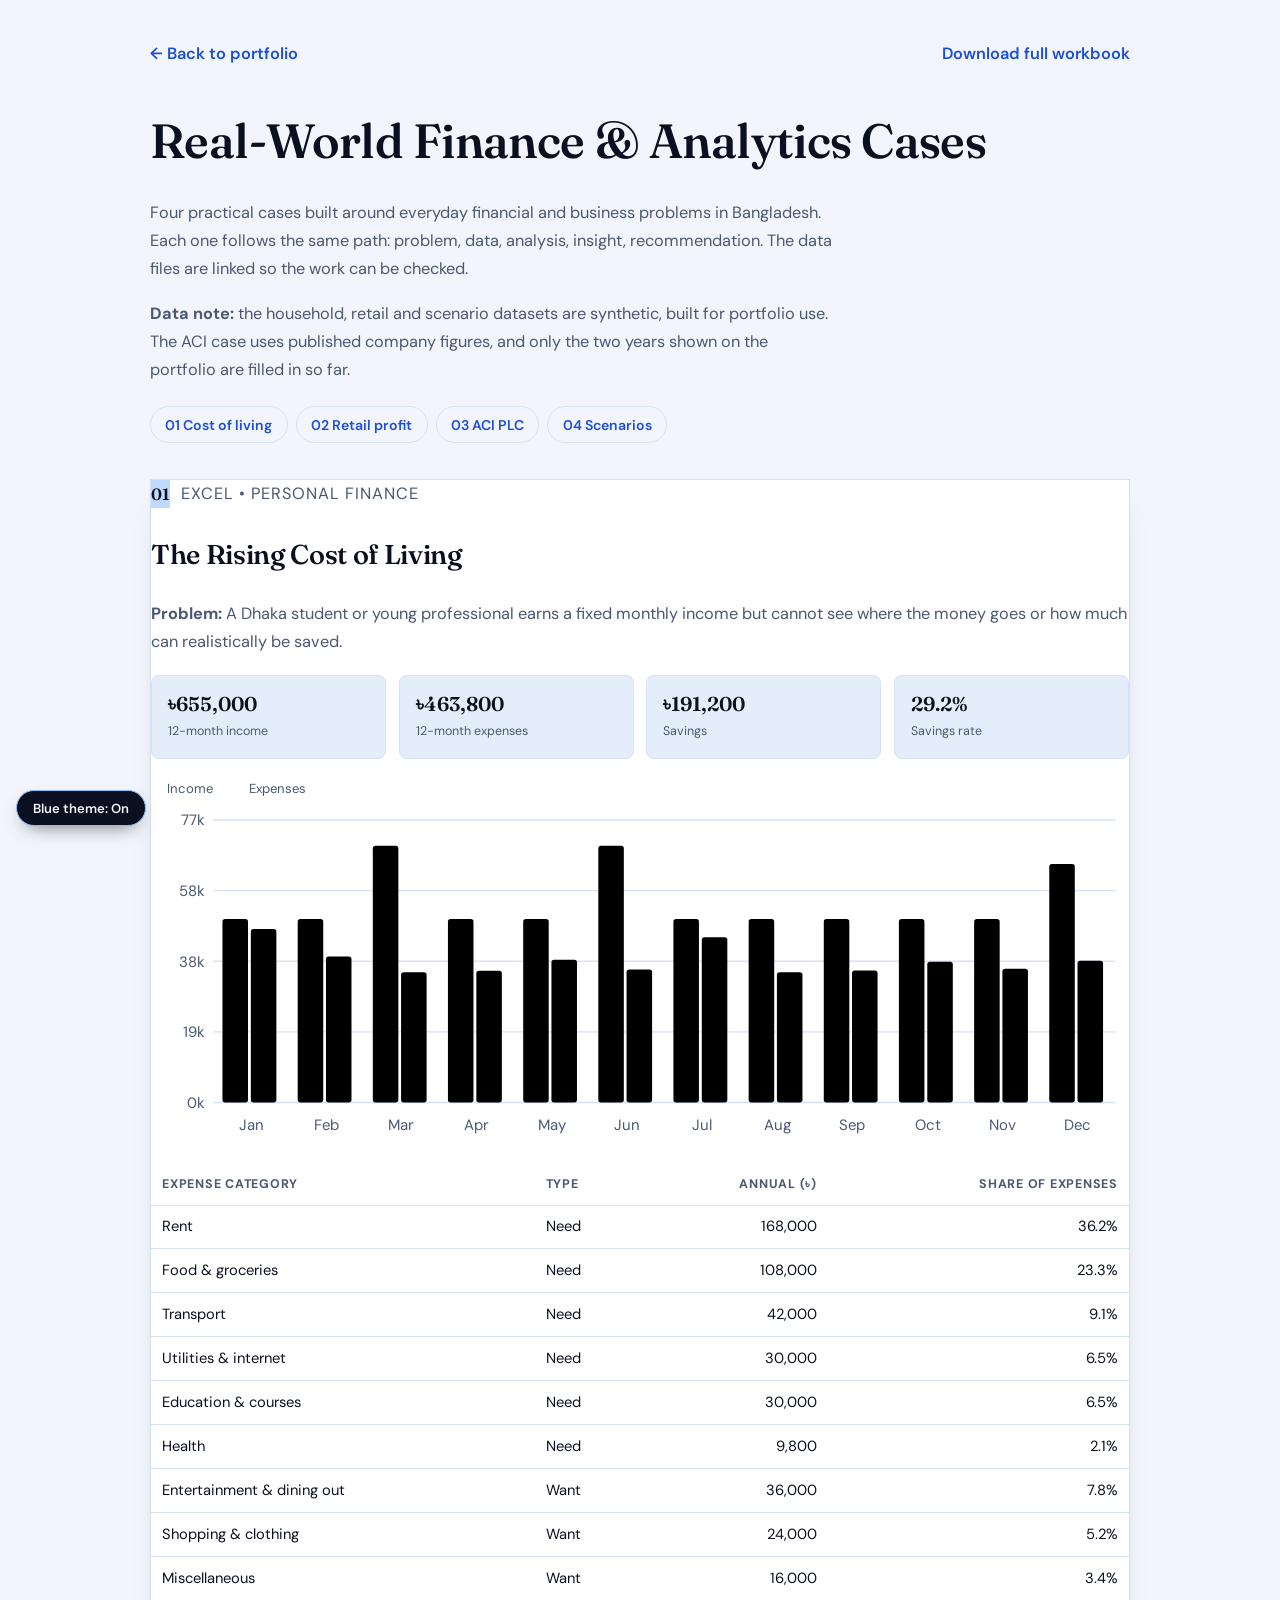
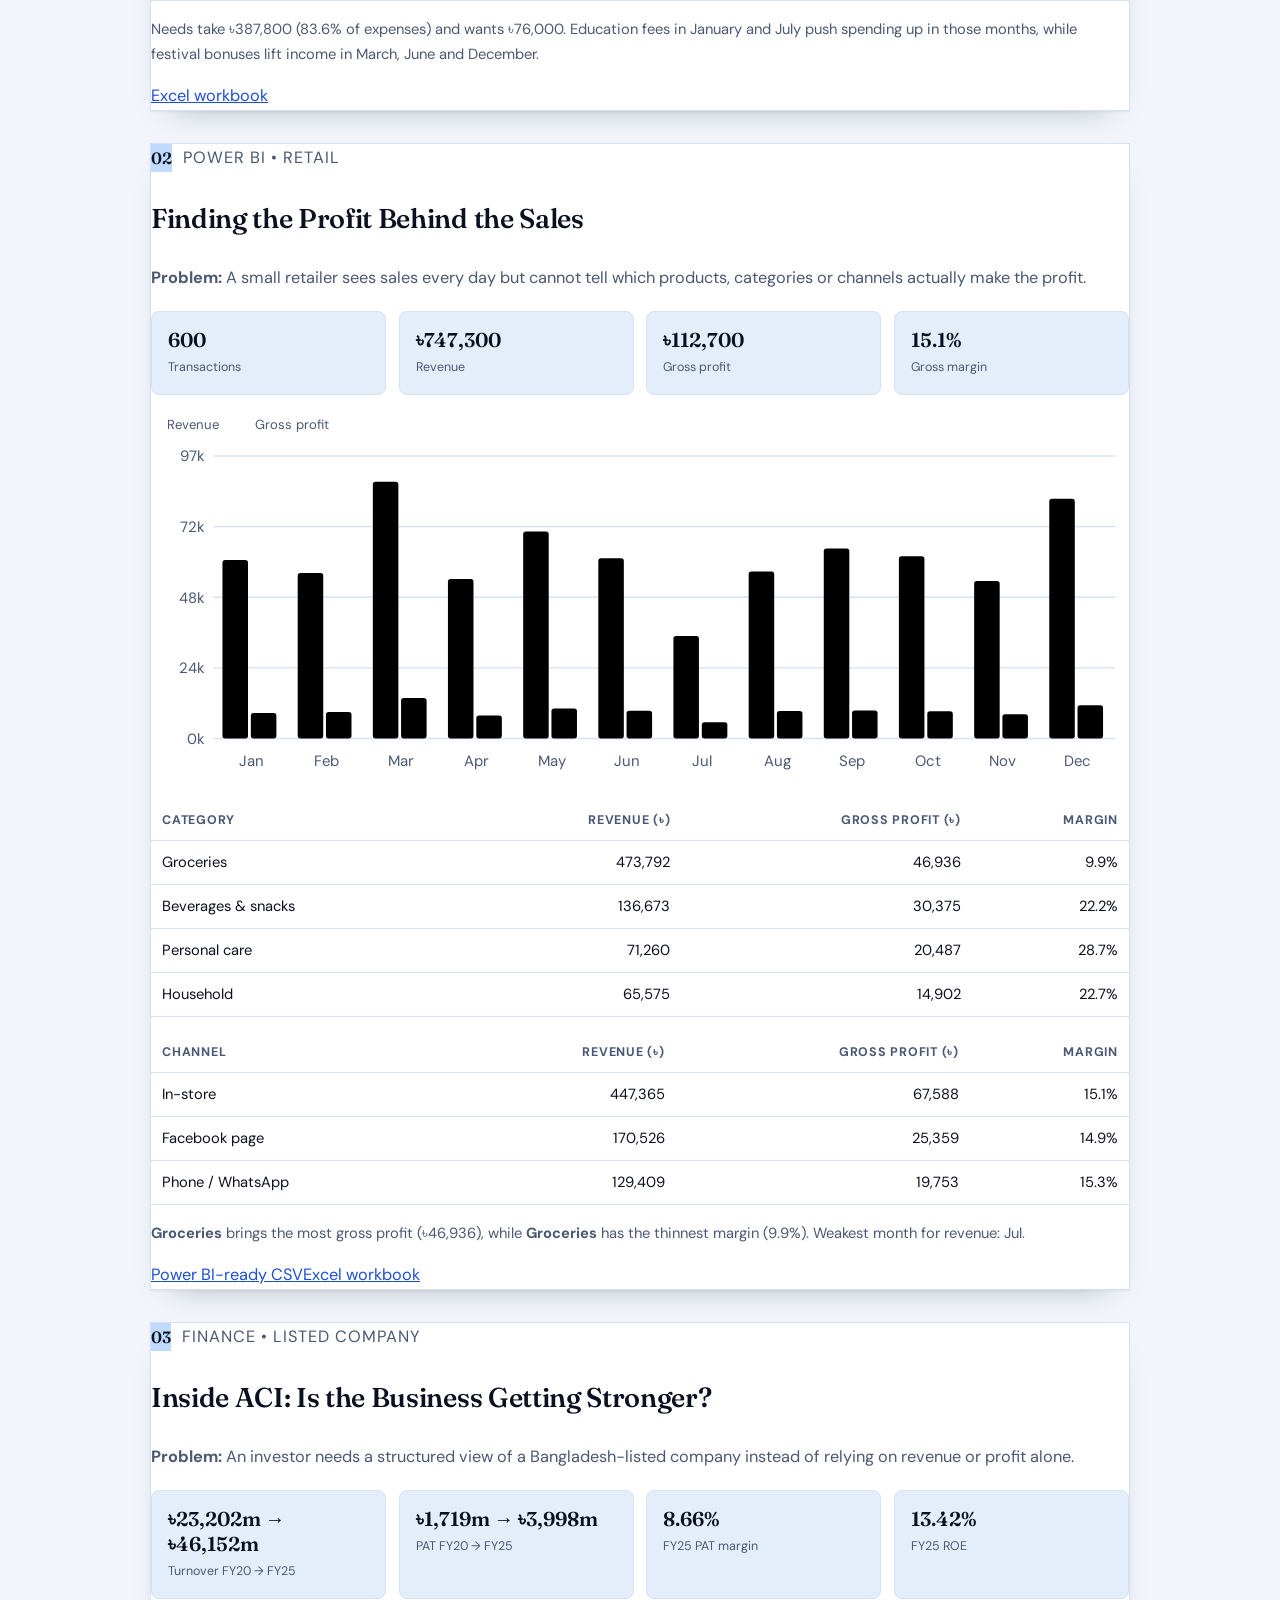
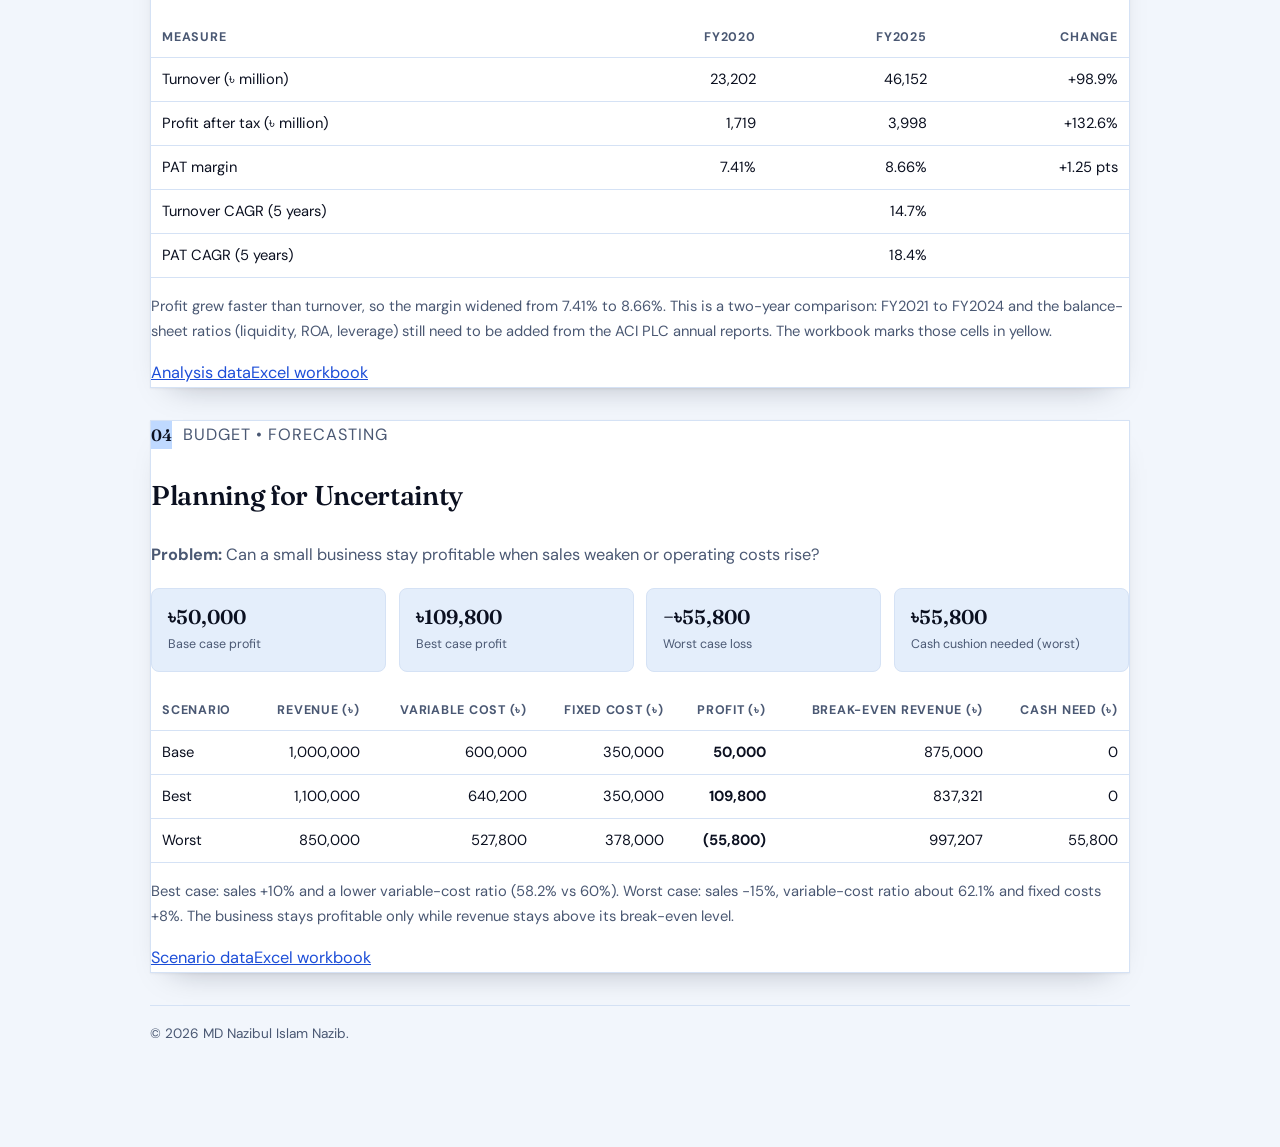
<file: case-studies.html>
<!DOCTYPE html>
<html lang="en" class="theme">
<head>
<meta charset="UTF-8"><meta name="viewport" content="width=device-width, initial-scale=1.0">
<title>Case Studies | MD Nazibul Islam Nazib</title>
<meta name="description" content="Four Bangladesh-market finance and analytics case studies: household budget, retail profit, ACI PLC and scenario planning.">
<script>try{var m=localStorage.getItem('mode');if(m==='dark'||(!m&&matchMedia('(prefers-color-scheme: dark)').matches))document.documentElement.classList.add('dark')}catch(e){}</script>
<link rel="preconnect" href="https://fonts.googleapis.com"><link rel="preconnect" href="https://fonts.gstatic.com" crossorigin>
<link href="https://fonts.googleapis.com/css2?family=DM+Sans:opsz,wght@9..40,400;9..40,500;9..40,600;9..40,700&family=Fraunces:ital,opsz,wght@0,9..144,400;0,9..144,540;0,9..144,600;1,9..144,500&display=swap" rel="stylesheet">
<link rel="stylesheet" href="../css/ux-theme.css">
<style>
.cs-wrap{width:min(980px,100% - 2rem);margin:0 auto;padding:2rem 0 5rem}
.cs-top{display:flex;justify-content:space-between;align-items:center;gap:1rem;flex-wrap:wrap;margin-bottom:2rem}
.cs-top a{font-weight:600;text-decoration:none}
.cs-wrap h1{font-size:clamp(2rem,5vw,3rem);margin-bottom:.6rem}
.cs-intro{max-width:62ch;margin-bottom:.8rem}
.cs-toc{display:flex;flex-wrap:wrap;gap:.5rem;margin:1.4rem 0 2.2rem}
.cs-toc a{padding:.35rem .9rem;border:1px solid var(--line);border-radius:99px;text-decoration:none;font-size:.88rem;font-weight:600;color:var(--ink)}
.cs-toc a:hover{background:var(--tint)}
.cs-case{margin:0 0 2rem}
.cs-head{display:flex;gap:.7rem;align-items:center;margin-bottom:.4rem}
.cs-case h2{font-size:1.7rem}
.kpis{display:grid;grid-template-columns:repeat(auto-fit,minmax(170px,1fr));gap:.8rem;margin:1.2rem 0}
.kpi{background:var(--bg-2);border:1px solid var(--line);border-radius:8px;padding:.9rem 1rem}
.kpi strong{display:block;font:600 1.25rem var(--serif);color:var(--ink)}
.kpi span{font-size:.78rem;color:var(--ink-2)}
.tw{overflow-x:auto;margin:1rem 0}
table{width:100%;border-collapse:collapse;font-size:.92rem}
th,td{padding:.55rem .7rem;border-bottom:1px solid var(--line);text-align:left;white-space:nowrap}
th{color:var(--ink-2);font-size:.78rem;letter-spacing:.06em;text-transform:uppercase}
.num{text-align:right;font-variant-numeric:tabular-nums}
.chart{overflow-x:auto}.chart svg{min-width:560px;width:100%;height:auto}
.chart text{fill:var(--ink-2);font:11px var(--sans)}.gl{stroke:var(--line);stroke-width:1}
.s1{fill:var(--tint-2);background:var(--tint-2)}.s2{fill:var(--accent-t);background:var(--accent-t)}
.legend{display:flex;gap:1.2rem;font-size:.82rem;color:var(--ink-2);margin-top:.4rem}
.lg i{display:inline-block;width:10px;height:10px;border-radius:2px;margin-right:.4rem}
.note{font-size:.92rem}
.cs-foot{font-size:.85rem;color:var(--ink-2);border-top:1px solid var(--line);padding-top:1rem}
</style>
</head>
<body>
<div class="cs-wrap">
<div class="cs-top"><a href="../index.html#academic-work">&larr; Back to portfolio</a><a href="Nazibul_Bangladesh_Analytics_Project_Pack.xlsx">Download full workbook</a></div>
<h1>Real-World Finance &amp; Analytics Cases</h1>
<p class="cs-intro">Four practical cases built around everyday financial and business problems in Bangladesh. Each one follows the same path: problem, data, analysis, insight, recommendation. The data files are linked so the work can be checked.</p>
<p class="cs-intro"><strong>Data note:</strong> the household, retail and scenario datasets are synthetic, built for portfolio use. The ACI case uses published company figures, and only the two years shown on the portfolio are filled in so far.</p>
<nav class="cs-toc" aria-label="Cases"><a href="#case1">01 Cost of living</a><a href="#case2">02 Retail profit</a><a href="#case3">03 ACI PLC</a><a href="#case4">04 Scenarios</a></nav>
<section class="academic-card cs-case" id="case1"><div class="academic-card-body"><div class="cs-head"><span class="card-num-badge">01</span><span class="card-tag">EXCEL • PERSONAL FINANCE</span></div><h2>The Rising Cost of Living</h2><p class="case-problem"><strong>Problem:</strong> A Dhaka student or young professional earns a fixed monthly income but cannot see where the money goes or how much can realistically be saved.</p><div class="kpis"><div class="kpi"><strong>৳655,000</strong><span>12-month income</span></div><div class="kpi"><strong>৳463,800</strong><span>12-month expenses</span></div><div class="kpi"><strong>৳191,200</strong><span>Savings</span></div><div class="kpi"><strong>29.2%</strong><span>Savings rate</span></div></div><div class="legend"><span class="lg"><i class="s1"></i>Income</span><span class="lg"><i class="s2"></i>Expenses</span></div><div class="chart"><svg viewBox="0 0 720 250" role="img" aria-label="Income and Expenses by month"><line x1="46" x2="710" y1="14.0" y2="14.0" class="gl"/><text x="40" y="18.0" text-anchor="end">77k</text><line x1="46" x2="710" y1="66.0" y2="66.0" class="gl"/><text x="40" y="70.0" text-anchor="end">58k</text><line x1="46" x2="710" y1="118.0" y2="118.0" class="gl"/><text x="40" y="122.0" text-anchor="end">38k</text><line x1="46" x2="710" y1="170.0" y2="170.0" class="gl"/><text x="40" y="174.0" text-anchor="end">19k</text><line x1="46" x2="710" y1="222.0" y2="222.0" class="gl"/><text x="40" y="226.0" text-anchor="end">0k</text><rect x="52.6" y="86.9" width="18.8" height="135.1" rx="2" class="s1"/><rect x="73.5" y="94.2" width="18.8" height="127.8" rx="2" class="s2"/><text x="73.7" y="242" text-anchor="middle">Jan</text><rect x="108.0" y="86.9" width="18.8" height="135.1" rx="2" class="s1"/><rect x="128.8" y="114.4" width="18.8" height="107.6" rx="2" class="s2"/><text x="129.0" y="242" text-anchor="middle">Feb</text><rect x="163.3" y="32.9" width="18.8" height="189.1" rx="2" class="s1"/><rect x="184.1" y="126.0" width="18.8" height="96.0" rx="2" class="s2"/><text x="184.3" y="242" text-anchor="middle">Mar</text><rect x="218.6" y="86.9" width="18.8" height="135.1" rx="2" class="s1"/><rect x="239.5" y="125.0" width="18.8" height="97.0" rx="2" class="s2"/><text x="239.7" y="242" text-anchor="middle">Apr</text><rect x="274.0" y="86.9" width="18.8" height="135.1" rx="2" class="s1"/><rect x="294.8" y="116.8" width="18.8" height="105.2" rx="2" class="s2"/><text x="295.0" y="242" text-anchor="middle">May</text><rect x="329.3" y="32.9" width="18.8" height="189.1" rx="2" class="s1"/><rect x="350.1" y="124.1" width="18.8" height="97.9" rx="2" class="s2"/><text x="350.3" y="242" text-anchor="middle">Jun</text><rect x="384.6" y="86.9" width="18.8" height="135.1" rx="2" class="s1"/><rect x="405.5" y="100.4" width="18.8" height="121.6" rx="2" class="s2"/><text x="405.7" y="242" text-anchor="middle">Jul</text><rect x="440.0" y="86.9" width="18.8" height="135.1" rx="2" class="s1"/><rect x="460.8" y="126.0" width="18.8" height="96.0" rx="2" class="s2"/><text x="461.0" y="242" text-anchor="middle">Aug</text><rect x="495.3" y="86.9" width="18.8" height="135.1" rx="2" class="s1"/><rect x="516.1" y="124.8" width="18.8" height="97.2" rx="2" class="s2"/><text x="516.3" y="242" text-anchor="middle">Sep</text><rect x="550.6" y="86.9" width="18.8" height="135.1" rx="2" class="s1"/><rect x="571.5" y="118.3" width="18.8" height="103.7" rx="2" class="s2"/><text x="571.7" y="242" text-anchor="middle">Oct</text><rect x="606.0" y="86.9" width="18.8" height="135.1" rx="2" class="s1"/><rect x="626.8" y="123.5" width="18.8" height="98.5" rx="2" class="s2"/><text x="627.0" y="242" text-anchor="middle">Nov</text><rect x="661.3" y="46.4" width="18.8" height="175.6" rx="2" class="s1"/><rect x="682.1" y="117.7" width="18.8" height="104.3" rx="2" class="s2"/><text x="682.3" y="242" text-anchor="middle">Dec</text></svg></div><div class="tw"><table><thead><tr><th class="">Expense category</th><th class="">Type</th><th class="num">Annual (৳)</th><th class="num">Share of expenses</th></tr></thead><tbody><tr><td class="">Rent</td><td class="">Need</td><td class="num">168,000</td><td class="num">36.2%</td></tr><tr><td class="">Food & groceries</td><td class="">Need</td><td class="num">108,000</td><td class="num">23.3%</td></tr><tr><td class="">Transport</td><td class="">Need</td><td class="num">42,000</td><td class="num">9.1%</td></tr><tr><td class="">Utilities & internet</td><td class="">Need</td><td class="num">30,000</td><td class="num">6.5%</td></tr><tr><td class="">Education & courses</td><td class="">Need</td><td class="num">30,000</td><td class="num">6.5%</td></tr><tr><td class="">Health</td><td class="">Need</td><td class="num">9,800</td><td class="num">2.1%</td></tr><tr><td class="">Entertainment & dining out</td><td class="">Want</td><td class="num">36,000</td><td class="num">7.8%</td></tr><tr><td class="">Shopping & clothing</td><td class="">Want</td><td class="num">24,000</td><td class="num">5.2%</td></tr><tr><td class="">Miscellaneous</td><td class="">Want</td><td class="num">16,000</td><td class="num">3.4%</td></tr></tbody></table></div><p class="note">Needs take ৳387,800 (83.6% of expenses) and wants ৳76,000. Education fees in January and July push spending up in those months, while festival bonuses lift income in March, June and December.</p><div class="case-links"><a href="Nazibul_Bangladesh_Analytics_Project_Pack.xlsx">Excel workbook</a></div></div></section><section class="academic-card cs-case" id="case2"><div class="academic-card-body"><div class="cs-head"><span class="card-num-badge">02</span><span class="card-tag">POWER BI • RETAIL</span></div><h2>Finding the Profit Behind the Sales</h2><p class="case-problem"><strong>Problem:</strong> A small retailer sees sales every day but cannot tell which products, categories or channels actually make the profit.</p><div class="kpis"><div class="kpi"><strong>600</strong><span>Transactions</span></div><div class="kpi"><strong>৳747,300</strong><span>Revenue</span></div><div class="kpi"><strong>৳112,700</strong><span>Gross profit</span></div><div class="kpi"><strong>15.1%</strong><span>Gross margin</span></div></div><div class="legend"><span class="lg"><i class="s1"></i>Revenue</span><span class="lg"><i class="s2"></i>Gross profit</span></div><div class="chart"><svg viewBox="0 0 720 250" role="img" aria-label="Revenue and Gross profit by month"><line x1="46" x2="710" y1="14.0" y2="14.0" class="gl"/><text x="40" y="18.0" text-anchor="end">97k</text><line x1="46" x2="710" y1="66.0" y2="66.0" class="gl"/><text x="40" y="70.0" text-anchor="end">72k</text><line x1="46" x2="710" y1="118.0" y2="118.0" class="gl"/><text x="40" y="122.0" text-anchor="end">48k</text><line x1="46" x2="710" y1="170.0" y2="170.0" class="gl"/><text x="40" y="174.0" text-anchor="end">24k</text><line x1="46" x2="710" y1="222.0" y2="222.0" class="gl"/><text x="40" y="226.0" text-anchor="end">0k</text><rect x="52.6" y="90.6" width="18.8" height="131.4" rx="2" class="s1"/><rect x="73.5" y="203.2" width="18.8" height="18.8" rx="2" class="s2"/><text x="73.7" y="242" text-anchor="middle">Jan</text><rect x="108.0" y="100.2" width="18.8" height="121.8" rx="2" class="s1"/><rect x="128.8" y="202.5" width="18.8" height="19.5" rx="2" class="s2"/><text x="129.0" y="242" text-anchor="middle">Feb</text><rect x="163.3" y="32.9" width="18.8" height="189.1" rx="2" class="s1"/><rect x="184.1" y="192.2" width="18.8" height="29.8" rx="2" class="s2"/><text x="184.3" y="242" text-anchor="middle">Mar</text><rect x="218.6" y="104.5" width="18.8" height="117.5" rx="2" class="s1"/><rect x="239.5" y="205.1" width="18.8" height="16.9" rx="2" class="s2"/><text x="239.7" y="242" text-anchor="middle">Apr</text><rect x="274.0" y="69.5" width="18.8" height="152.5" rx="2" class="s1"/><rect x="294.8" y="199.9" width="18.8" height="22.1" rx="2" class="s2"/><text x="295.0" y="242" text-anchor="middle">May</text><rect x="329.3" y="89.3" width="18.8" height="132.7" rx="2" class="s1"/><rect x="350.1" y="201.5" width="18.8" height="20.5" rx="2" class="s2"/><text x="350.3" y="242" text-anchor="middle">Jun</text><rect x="384.6" y="146.5" width="18.8" height="75.5" rx="2" class="s1"/><rect x="405.5" y="210.0" width="18.8" height="12.0" rx="2" class="s2"/><text x="405.7" y="242" text-anchor="middle">Jul</text><rect x="440.0" y="99.0" width="18.8" height="123.0" rx="2" class="s1"/><rect x="460.8" y="201.8" width="18.8" height="20.2" rx="2" class="s2"/><text x="461.0" y="242" text-anchor="middle">Aug</text><rect x="495.3" y="82.0" width="18.8" height="140.0" rx="2" class="s1"/><rect x="516.1" y="201.4" width="18.8" height="20.6" rx="2" class="s2"/><text x="516.3" y="242" text-anchor="middle">Sep</text><rect x="550.6" y="87.8" width="18.8" height="134.2" rx="2" class="s1"/><rect x="571.5" y="201.9" width="18.8" height="20.1" rx="2" class="s2"/><text x="571.7" y="242" text-anchor="middle">Oct</text><rect x="606.0" y="106.1" width="18.8" height="115.9" rx="2" class="s1"/><rect x="626.8" y="204.1" width="18.8" height="17.9" rx="2" class="s2"/><text x="627.0" y="242" text-anchor="middle">Nov</text><rect x="661.3" y="45.4" width="18.8" height="176.6" rx="2" class="s1"/><rect x="682.1" y="197.5" width="18.8" height="24.5" rx="2" class="s2"/><text x="682.3" y="242" text-anchor="middle">Dec</text></svg></div><div class="tw"><table><thead><tr><th class="">Category</th><th class="num">Revenue (৳)</th><th class="num">Gross profit (৳)</th><th class="num">Margin</th></tr></thead><tbody><tr><td class="">Groceries</td><td class="num">473,792</td><td class="num">46,936</td><td class="num">9.9%</td></tr><tr><td class="">Beverages & snacks</td><td class="num">136,673</td><td class="num">30,375</td><td class="num">22.2%</td></tr><tr><td class="">Personal care</td><td class="num">71,260</td><td class="num">20,487</td><td class="num">28.7%</td></tr><tr><td class="">Household</td><td class="num">65,575</td><td class="num">14,902</td><td class="num">22.7%</td></tr></tbody></table></div><div class="tw"><table><thead><tr><th class="">Channel</th><th class="num">Revenue (৳)</th><th class="num">Gross profit (৳)</th><th class="num">Margin</th></tr></thead><tbody><tr><td class="">In-store</td><td class="num">447,365</td><td class="num">67,588</td><td class="num">15.1%</td></tr><tr><td class="">Facebook page</td><td class="num">170,526</td><td class="num">25,359</td><td class="num">14.9%</td></tr><tr><td class="">Phone / WhatsApp</td><td class="num">129,409</td><td class="num">19,753</td><td class="num">15.3%</td></tr></tbody></table></div><p class="note"><strong>Groceries</strong> brings the most gross profit (৳46,936), while <strong>Groceries</strong> has the thinnest margin (9.9%). Weakest month for revenue: Jul.</p><div class="case-links"><a href="retail_sales_bangladesh_synthetic.csv">Power BI-ready CSV</a><a href="Nazibul_Bangladesh_Analytics_Project_Pack.xlsx">Excel workbook</a></div></div></section><section class="academic-card cs-case" id="case3"><div class="academic-card-body"><div class="cs-head"><span class="card-num-badge">03</span><span class="card-tag">FINANCE • LISTED COMPANY</span></div><h2>Inside ACI: Is the Business Getting Stronger?</h2><p class="case-problem"><strong>Problem:</strong> An investor needs a structured view of a Bangladesh-listed company instead of relying on revenue or profit alone.</p><div class="kpis"><div class="kpi"><strong>৳23,202m → ৳46,152m</strong><span>Turnover FY20 → FY25</span></div><div class="kpi"><strong>৳1,719m → ৳3,998m</strong><span>PAT FY20 → FY25</span></div><div class="kpi"><strong>8.66%</strong><span>FY25 PAT margin</span></div><div class="kpi"><strong>13.42%</strong><span>FY25 ROE</span></div></div><div class="tw"><table><thead><tr><th class="">Measure</th><th class="num">FY2020</th><th class="num">FY2025</th><th class="num">Change</th></tr></thead><tbody><tr><td class="">Turnover (৳ million)</td><td class="num">23,202</td><td class="num">46,152</td><td class="num">+98.9%</td></tr><tr><td class="">Profit after tax (৳ million)</td><td class="num">1,719</td><td class="num">3,998</td><td class="num">+132.6%</td></tr><tr><td class="">PAT margin</td><td class="num">7.41%</td><td class="num">8.66%</td><td class="num">+1.25 pts</td></tr><tr><td class="">Turnover CAGR (5 years)</td><td class="num"></td><td class="num">14.7%</td><td class="num"></td></tr><tr><td class="">PAT CAGR (5 years)</td><td class="num"></td><td class="num">18.4%</td><td class="num"></td></tr></tbody></table></div><p class="note">Profit grew faster than turnover, so the margin widened from 7.41% to 8.66%. This is a two-year comparison: FY2021 to FY2024 and the balance-sheet ratios (liquidity, ROA, leverage) still need to be added from the ACI PLC annual reports. The workbook marks those cells in yellow.</p><div class="case-links"><a href="aci_plc_financial_analysis_fy2020_fy2025.csv">Analysis data</a><a href="Nazibul_Bangladesh_Analytics_Project_Pack.xlsx">Excel workbook</a></div></div></section><section class="academic-card cs-case" id="case4"><div class="academic-card-body"><div class="cs-head"><span class="card-num-badge">04</span><span class="card-tag">BUDGET • FORECASTING</span></div><h2>Planning for Uncertainty</h2><p class="case-problem"><strong>Problem:</strong> Can a small business stay profitable when sales weaken or operating costs rise?</p><div class="kpis"><div class="kpi"><strong>৳50,000</strong><span>Base case profit</span></div><div class="kpi"><strong>৳109,800</strong><span>Best case profit</span></div><div class="kpi"><strong>−৳55,800</strong><span>Worst case loss</span></div><div class="kpi"><strong>৳55,800</strong><span>Cash cushion needed (worst)</span></div></div><div class="tw"><table><thead><tr><th class="">Scenario</th><th class="num">Revenue (৳)</th><th class="num">Variable cost (৳)</th><th class="num">Fixed cost (৳)</th><th class="num">Profit (৳)</th><th class="num">Break-even revenue (৳)</th><th class="num">Cash need (৳)</th></tr></thead><tbody><tr><td class="">Base</td><td class="num">1,000,000</td><td class="num">600,000</td><td class="num">350,000</td><td class="num"><strong>50,000</strong></td><td class="num">875,000</td><td class="num">0</td></tr><tr><td class="">Best</td><td class="num">1,100,000</td><td class="num">640,200</td><td class="num">350,000</td><td class="num"><strong>109,800</strong></td><td class="num">837,321</td><td class="num">0</td></tr><tr><td class="">Worst</td><td class="num">850,000</td><td class="num">527,800</td><td class="num">378,000</td><td class="num"><strong>(55,800)</strong></td><td class="num">997,207</td><td class="num">55,800</td></tr></tbody></table></div><p class="note">Best case: sales +10% and a lower variable-cost ratio (58.2% vs 60%). Worst case: sales −15%, variable-cost ratio about 62.1% and fixed costs +8%. The business stays profitable only while revenue stays above its break-even level.</p><div class="case-links"><a href="business_budget_scenarios.csv">Scenario data</a><a href="Nazibul_Bangladesh_Analytics_Project_Pack.xlsx">Excel workbook</a></div></div></section>
<p class="cs-foot">&copy; 2026 MD Nazibul Islam Nazib.</p>
</div>
<script src="../js/ux-theme.js"></script>
</body>
</html>
</file>
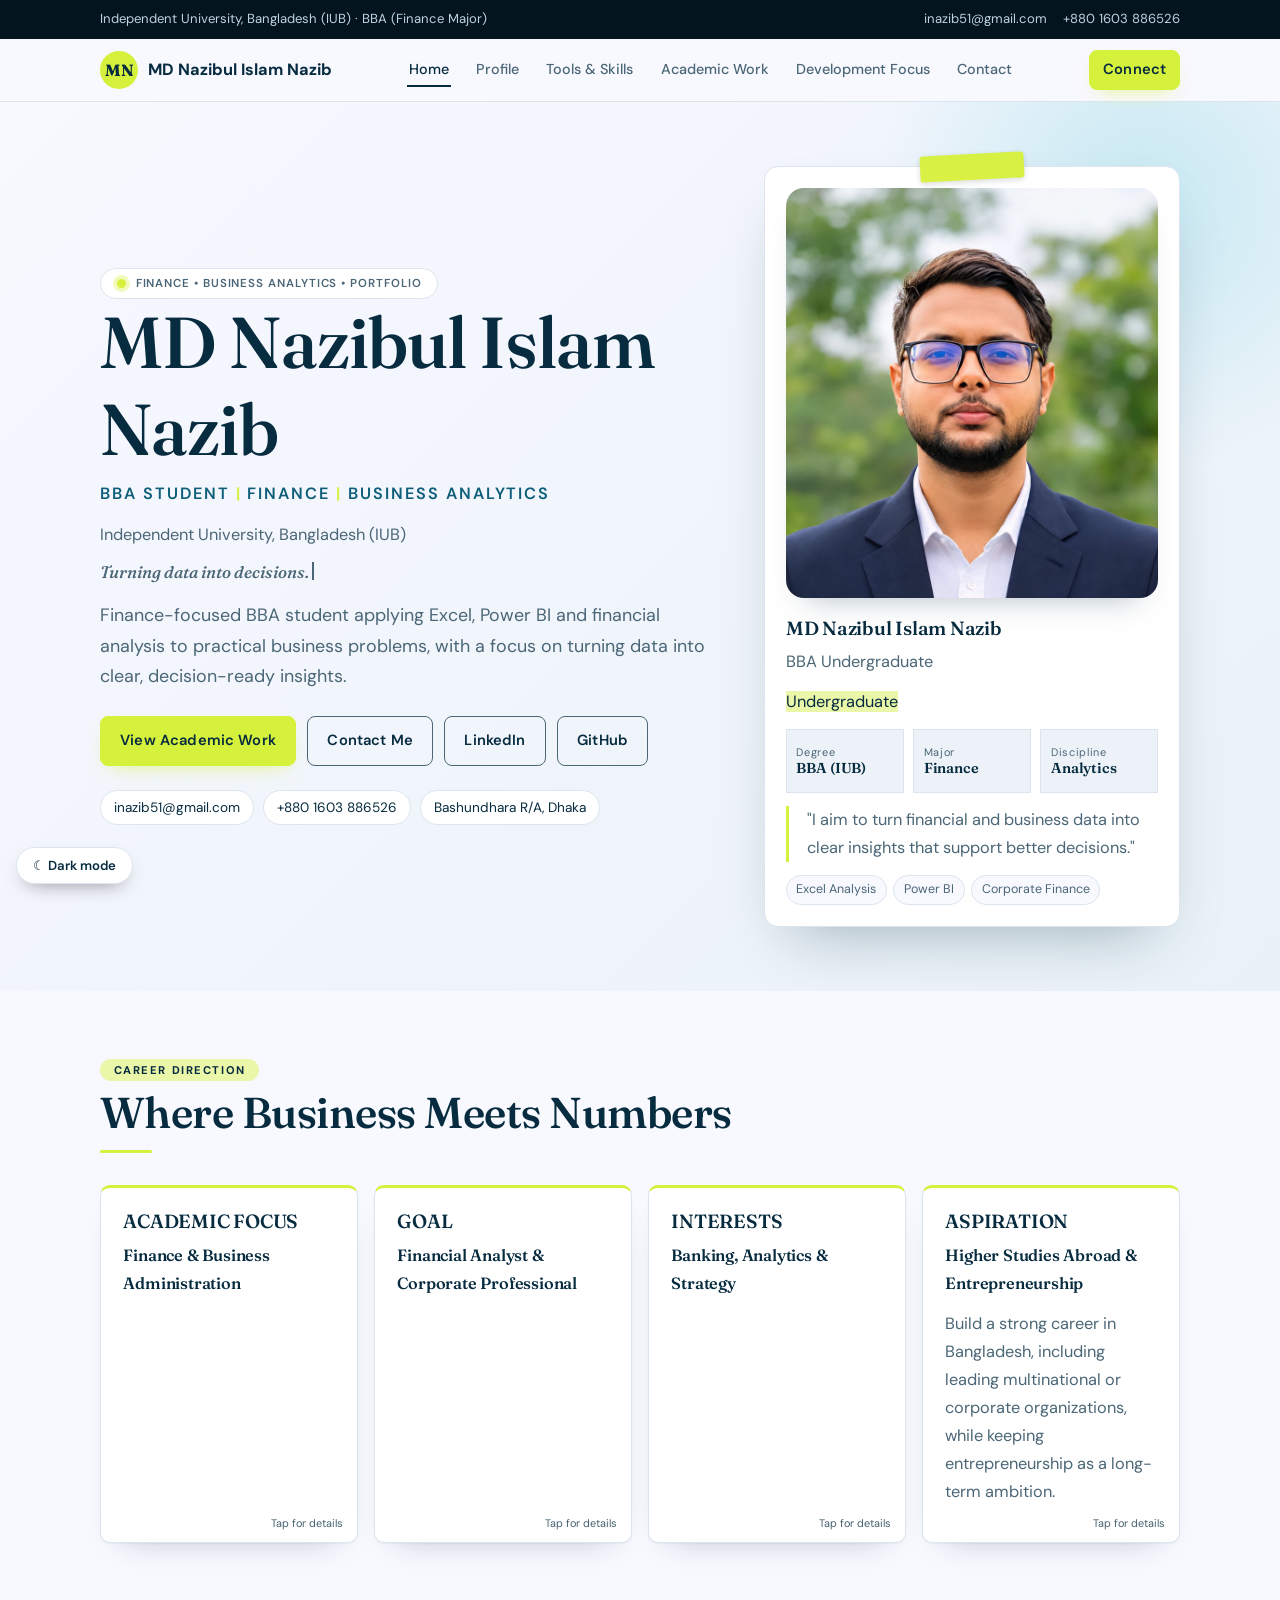
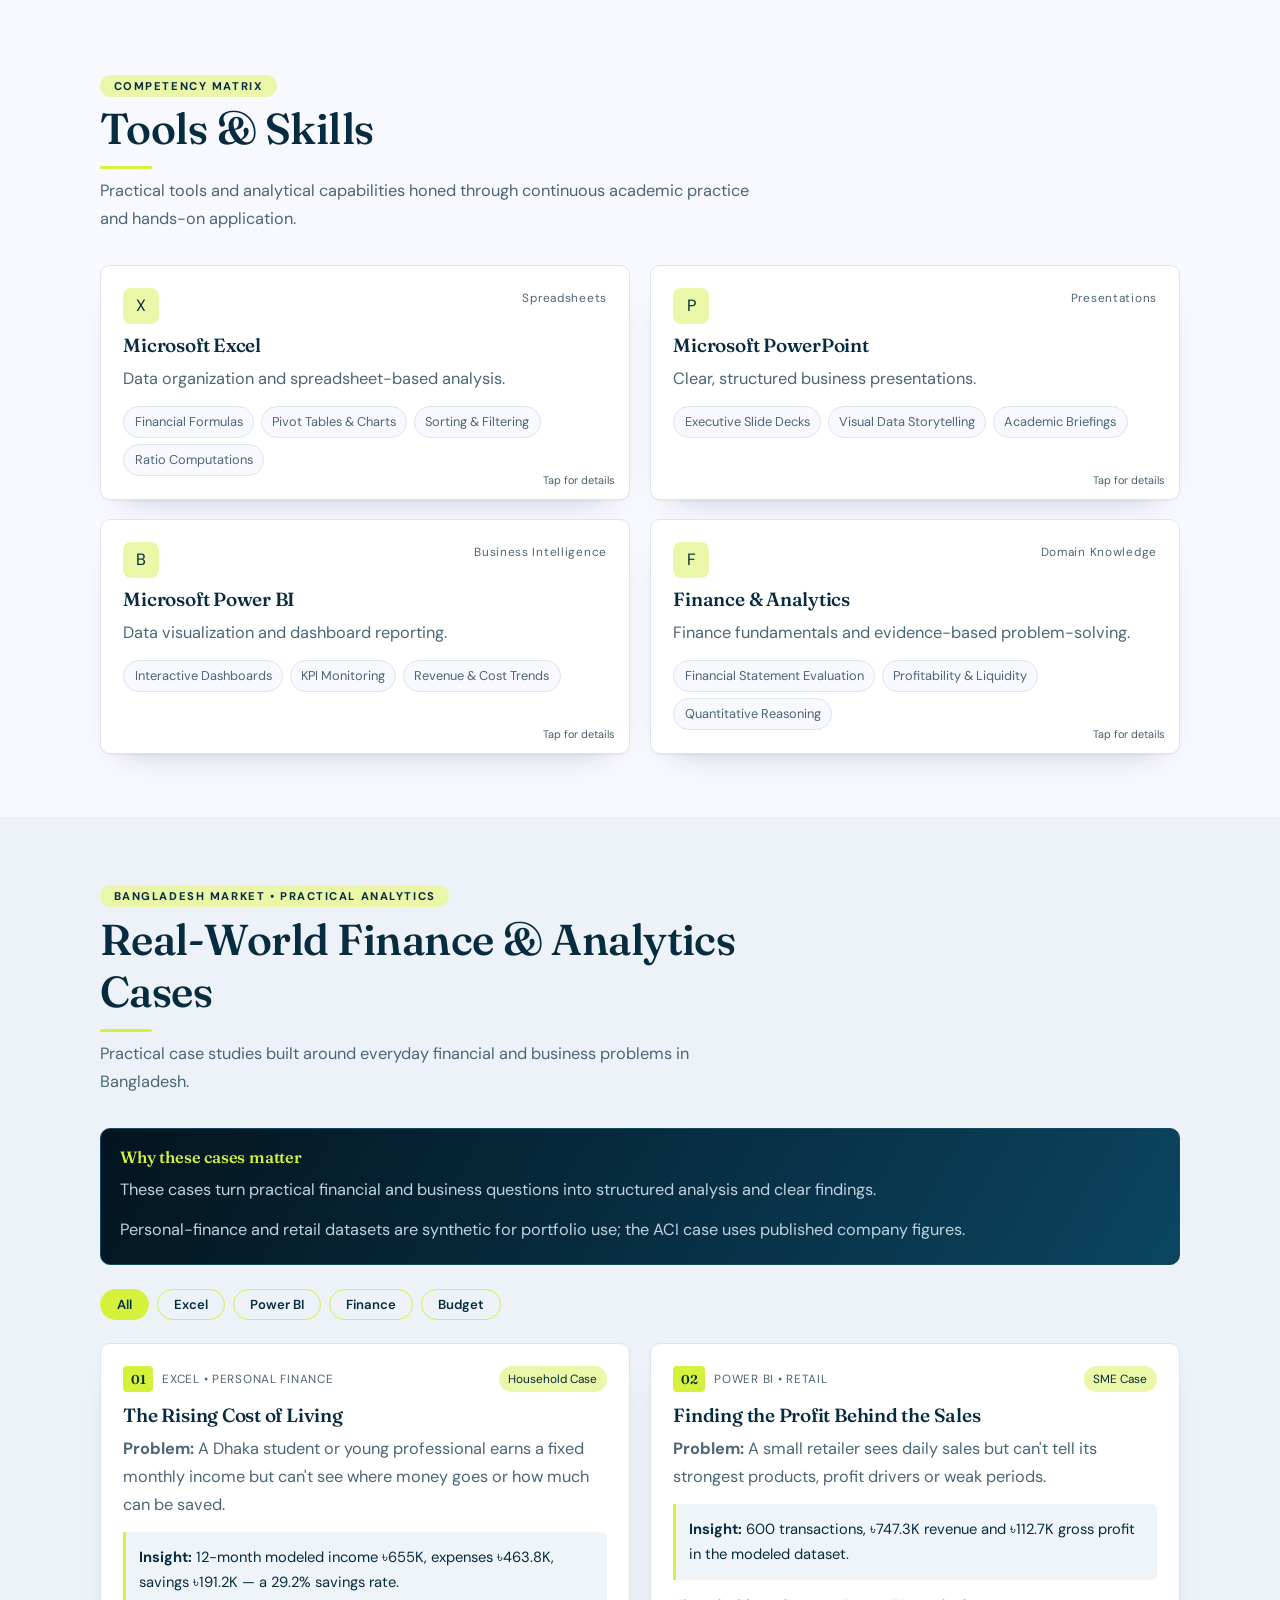
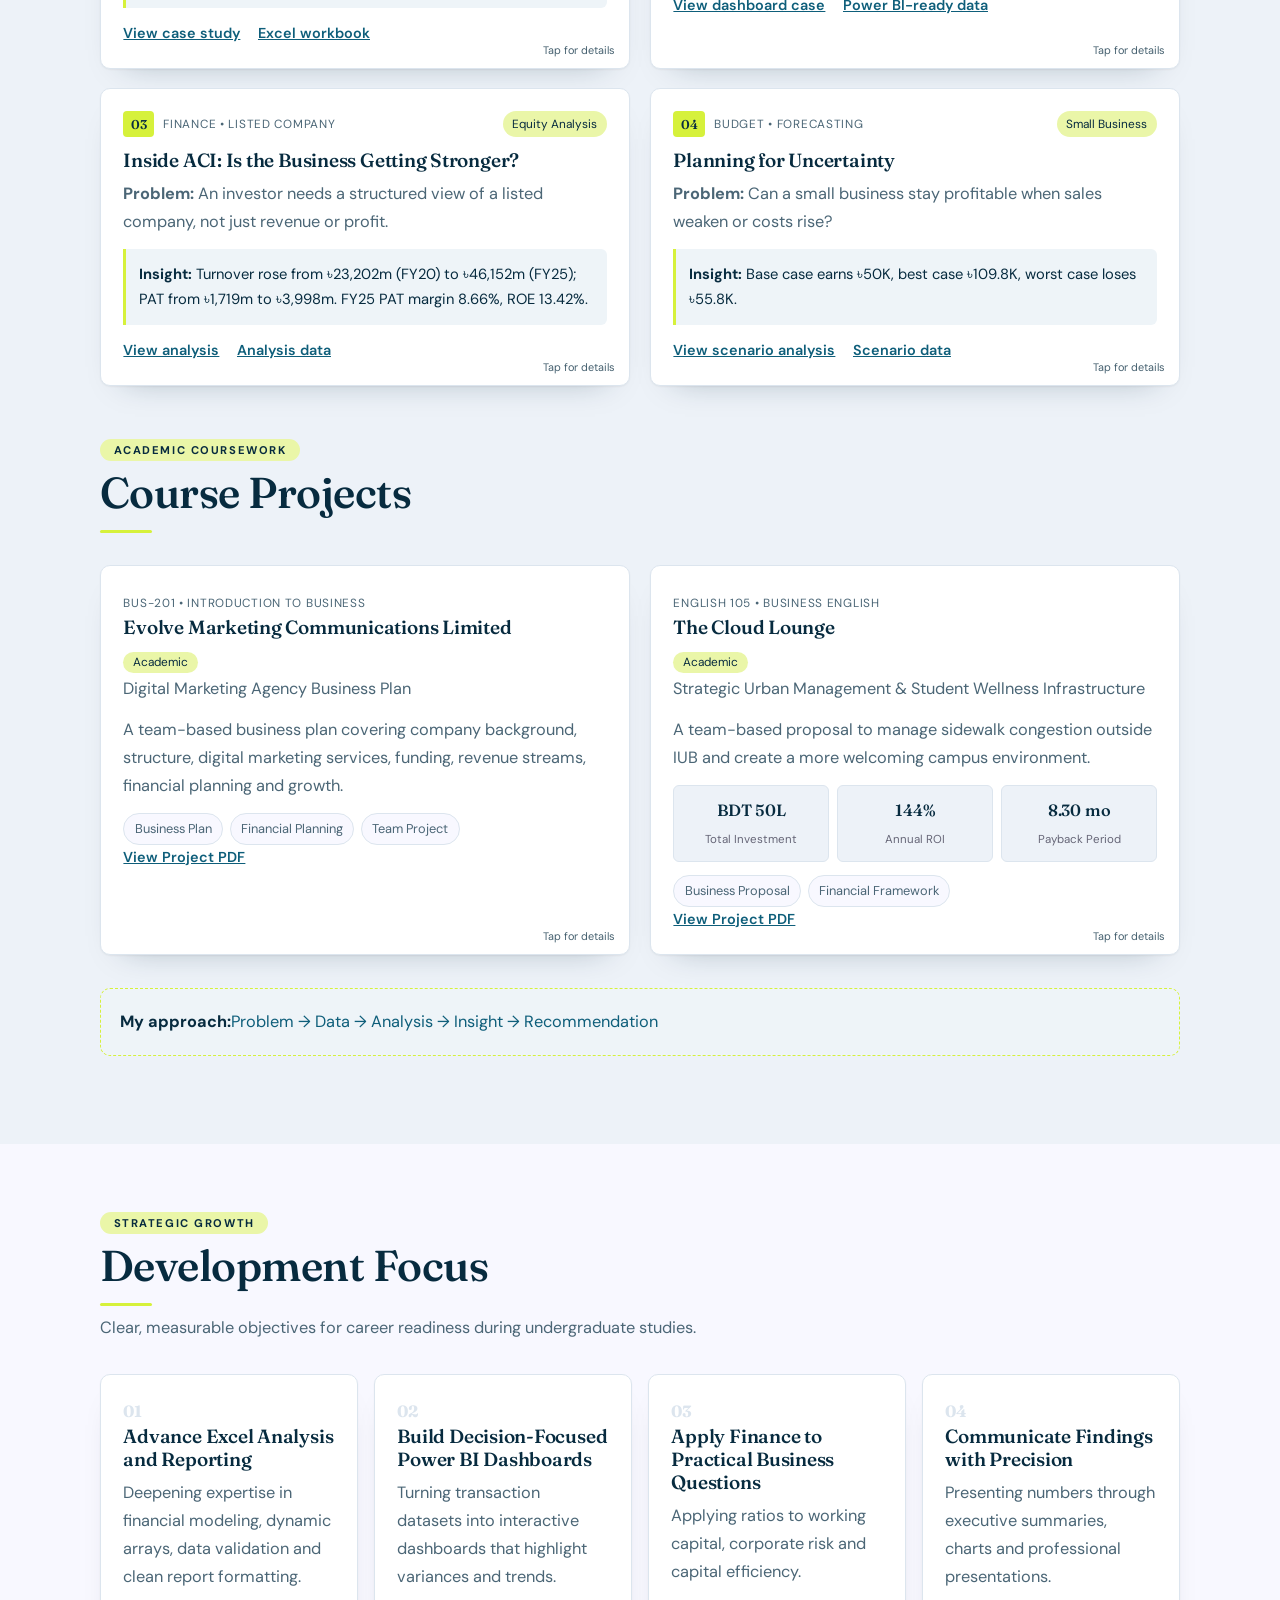
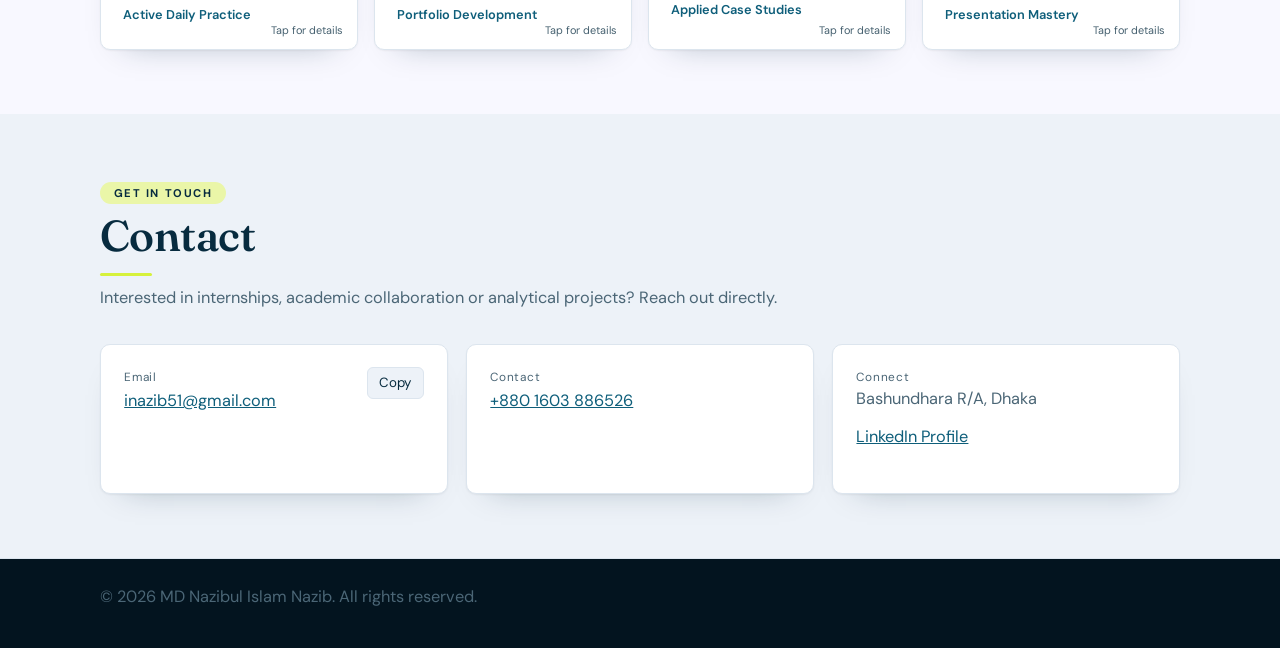
<file: index (1).html>
<!DOCTYPE html><html lang="en" class="theme"><head><meta charset="UTF-8"><meta name="viewport" content="width=device-width, initial-scale=1, viewport-fit=cover"><title>MD Nazibul Islam Nazib | Portfolio</title><meta name="color-scheme" content="light dark">
<link rel="preconnect" href="https://fonts.googleapis.com"><link rel="preconnect" href="https://fonts.gstatic.com" crossorigin>
<link href="https://fonts.googleapis.com/css2?family=DM+Sans:opsz,wght@9..40,400;9..40,500;9..40,600;9..40,700&family=Fraunces:ital,opsz,wght@0,9..144,400;0,9..144,540;0,9..144,600;1,9..144,500&display=swap" rel="stylesheet"><style>
/* STAND-IN base only for this demo (your real style.css replaces this) */
*{box-sizing:border-box}body{margin:0;font-family:system-ui,sans-serif;color:#1b2333;background:#f6f8fb;line-height:1.6}
a{color:#0f5fb5}h1,h2,h3,h4{margin:0 0 .5rem;line-height:1.2}p{margin:0 0 .8rem}
.container,.nav-container{width:min(1080px,100% - 2rem);margin-inline:auto}
.top-announcement{background:#17213a;color:#cfd8e6;font-size:.82rem}.top-announcement-content{display:flex;justify-content:space-between;gap:1rem;padding:.5rem 0;flex-wrap:wrap}.top-announcement a{color:#cfd8e6;text-decoration:none;margin-left:1rem}
.navbar{position:sticky;top:0;z-index:50;background:#fff;border-bottom:1px solid #e1e6ee}.nav-container{display:flex;justify-content:space-between;align-items:center;padding:.7rem 0;gap:1rem}
.nav-brand{display:flex;gap:.6rem;align-items:center;text-decoration:none;color:inherit}.brand-avatar{width:38px;height:38px;border-radius:50%;background:#17213a;color:#fff;display:grid;place-items:center;font-weight:700}.brand-text{display:flex;flex-direction:column;line-height:1.2}.brand-text small{color:#667}
.nav-menu{display:flex;gap:.3rem;flex-wrap:wrap}.nav-link{padding:.4rem .7rem;text-decoration:none;color:#445;border-radius:6px;font-size:.9rem}.nav-link:hover{background:#eef2f7}.nav-toggle{display:none}
.btn{display:inline-flex;padding:.7rem 1.2rem;border-radius:8px;text-decoration:none;font-weight:600;border:1.5px solid transparent;cursor:pointer;font-size:.92rem}.btn-sm{padding:.4rem .8rem}.btn-primary{background:#0f5fb5;color:#fff}.btn-outline{border-color:#0f5fb5;color:#0f5fb5}.btn-linkedin{background:#0a66c2;color:#fff}.btn-ghost{border-color:#cdd5e0;color:#445}
.hero-section{padding:4rem 0;background:#fff}.hero-container{display:grid;grid-template-columns:1.2fr .8fr;gap:2.5rem;align-items:center}.hero-name{font-size:clamp(2.2rem,5vw,3.6rem)}.hero-action-buttons{display:flex;gap:.7rem;margin:1.5rem 0}.hero-contact-strip{display:flex;gap:.6rem}.hero-chip{border:1px solid #dde3ec;border-radius:99px;padding:.3rem .8rem;font-size:.85rem}
.hero-visual-card{border:1px solid #e1e6ee;border-radius:14px;padding:1.5rem;background:#fafbfd}.ph{width:96px;height:96px;border-radius:50%;background:#17213a;color:#fff;display:grid;place-items:center;font-size:1.8rem;font-weight:700;margin-bottom:1rem}.analyst-key-metrics{display:grid;grid-template-columns:repeat(3,1fr);gap:.5rem;margin:1rem 0}.metric-label{display:block;font-size:.72rem;color:#667}.card-skill-pills{display:flex;gap:.4rem;flex-wrap:wrap}.card-skill-pills span{background:#eef2f7;border-radius:99px;padding:.2rem .6rem;font-size:.78rem}
.section{padding:4rem 0}.section-alt{background:#eef2f7}.section-header{margin-bottom:2rem;max-width:680px}.section-tag{font-size:.78rem;color:#667;display:block;margin-bottom:.4rem}.section-title{font-size:2rem}.section-subtitle{color:#556}
.profile-cards-grid,.dev-focus-grid{display:grid;grid-template-columns:repeat(auto-fit,minmax(230px,1fr));gap:1rem}.skills-grid-2x2,.academic-work-grid,.academic-projects-grid{display:grid;grid-template-columns:repeat(2,1fr);gap:1.2rem}
.info-card,.skill-matrix-card,.academic-card,.academic-project-card,.dev-pillar-card,.contact-detail-card{background:#fff;border:1px solid #e1e6ee;border-radius:10px;padding:1.4rem}.academic-card-header{display:flex;gap:.6rem;align-items:center;flex-wrap:wrap;margin-bottom:.8rem}.card-num-badge{background:#17213a;color:#fff;border-radius:4px;padding:.1rem .45rem;font-size:.8rem}.card-tag,.case-kicker,.skill-category-tag{font-size:.74rem;color:#667}.status-chip,.case-badge{font-size:.74rem;background:#eef2f7;border-radius:99px;padding:.15rem .6rem;margin-left:auto}
.case-outcome{background:#f3f6fa;border-left:3px solid #0f5fb5;padding:.8rem;border-radius:0 6px 6px 0;font-size:.92rem;margin:.8rem 0}.case-links{display:flex;gap:1rem;font-weight:600;font-size:.9rem}.cap-tag,.course-pill{font-size:.8rem;border:1px solid #dde3ec;border-radius:99px;padding:.25rem .65rem;background:#fafbfd}.skill-capabilities,.course-tags{display:flex;flex-wrap:wrap;gap:.4rem}.skill-card-top{display:flex;justify-content:space-between}.skill-icon-wrapper{width:36px;height:36px;border-radius:8px;background:#eef2f7;display:grid;place-items:center;margin-bottom:.6rem}.case-metrics{display:grid;grid-template-columns:repeat(3,1fr);gap:.5rem;margin:.8rem 0}.case-metrics .metric-box{background:#f3f6fa;border-radius:6px;padding:.6rem;text-align:center}.case-metrics strong{display:block}.case-metrics span{font-size:.72rem;color:#667}.market-context-banner,.credentials-rule-banner{background:#17213a;color:#dfe6f0;padding:1.2rem;border-radius:10px;margin-bottom:1.5rem}.market-context-banner h4{color:#fff}.credentials-rule-banner{margin-top:2rem}.academic-projects-heading{margin-top:3rem}.dev-card-index{font-weight:700;color:#cdd5e0}.pillar-status{font-size:.8rem;font-weight:600;color:#0f5fb5}
.contact-layout-grid{max-width:520px}.contact-info-column{display:grid;gap:.8rem}.contact-detail-card{display:flex;justify-content:space-between;align-items:center}.label{display:block;font-size:.74rem;color:#667}.copy-btn{border:1px solid #cdd5e0;background:#fff;border-radius:6px;padding:.4rem .7rem;cursor:pointer}footer{background:#17213a;color:#cfd8e6;padding:1.5rem 0}.footer-bottom-row{display:flex;justify-content:space-between}.back-to-top{position:fixed;right:1rem;bottom:1rem;width:42px;height:42px;border-radius:50%;border:0;background:#0f5fb5;color:#fff;opacity:0;pointer-events:none}.back-to-top.show{opacity:1;pointer-events:auto}
@media(max-width:900px){.hero-container,.skills-grid-2x2,.academic-work-grid,.academic-projects-grid{grid-template-columns:1fr}.nav-menu{display:none}}
/* ux-polish.css — loads AFTER css/style.css. Keeps your theme; only improves usability. */
html{scroll-behavior:smooth;scroll-padding-top:90px}
img{max-width:100%;height:auto}

/* keyboard focus that is always visible */
a:focus-visible,button:focus-visible,[role="button"]:focus-visible{outline:3px solid #f5a623;outline-offset:3px;border-radius:6px}

/* comfortable tap targets on touch screens */
@media (pointer:coarse){.btn,.nav-link,.copy-btn,.footer-ide-btn,.ide-pill-btn{min-height:44px}}

/* things that often overflow on small phones */
.hero-action-buttons,.case-links,.skill-capabilities,.course-tags,.hero-contact-strip,.footer-bottom-row{flex-wrap:wrap}
.case-links{gap:.5rem 1.1rem}
@media (max-width:600px){.hero-action-buttons .btn{flex:1 1 100%;justify-content:center}}

/* clickable cards */
.info-card,.academic-card,.academic-project-card,.skill-matrix-card,.dev-pillar-card{position:relative;cursor:pointer;transition:transform .2s ease,box-shadow .2s ease}
.info-card:hover,.academic-card:hover,.academic-project-card:hover,.skill-matrix-card:hover,.dev-pillar-card:hover{transform:translateY(-3px);box-shadow:0 14px 30px -14px rgba(0,0,0,.3)}

/* popup (neutral colours so it fits any theme) */
.ux-overlay{position:fixed;inset:0;z-index:200;display:flex;align-items:center;justify-content:center;padding:1.2rem;background:rgba(10,15,30,.6);backdrop-filter:blur(5px);animation:uxFade .2s both}
.ux-card{position:relative;width:min(640px,100%);max-height:88vh;overflow:auto;background:#fff;color:#1b2333;border-radius:16px;box-shadow:0 40px 80px -20px rgba(0,0,0,.5);animation:uxPop .26s cubic-bezier(.2,.8,.3,1.15) both}
.ux-head{padding:1.4rem 1.7rem 1.1rem;background:#17213a;color:#fff;border-radius:16px 16px 0 0}
.ux-kicker{font-size:.75rem;opacity:.8}
.ux-title{margin:.25rem 2.2rem 0 0;font-size:1.4rem;line-height:1.25;color:#fff}
.ux-close{position:absolute;top:.8rem;right:.8rem;width:36px;height:36px;border-radius:50%;border:0;background:rgba(255,255,255,.18);color:#fff;font-size:1.3rem;cursor:pointer}
.ux-close:hover{background:rgba(255,255,255,.32)}
.ux-body{padding:1.4rem 1.7rem 1.7rem;line-height:1.65}
.ux-body :is(h3,.case-title,.case-card-title,.skill-card-title){display:none}
.ux-body a{color:inherit;text-decoration:underline}
.ux-toast{position:fixed;left:50%;bottom:1.5rem;z-index:210;transform:translateX(-50%);background:#17213a;color:#fff;padding:.7rem 1.2rem;border-radius:99px;font-size:.88rem;animation:uxPop .25s both}
@keyframes uxFade{from{opacity:0}}
@keyframes uxPop{from{opacity:0;transform:translateY(12px) scale(.97)}}
.ux-toast{animation-name:uxToast}
@keyframes uxToast{from{opacity:0;transform:translate(-50%,12px)}}

@media (prefers-reduced-motion:reduce){html{scroll-behavior:auto}*{animation:none!important;transition:none!important}}

/* small hint that cards open a popup */
.info-card::after,.academic-card::after,.academic-project-card::after,.skill-matrix-card::after,.dev-pillar-card::after{content:"Tap for details";position:absolute;right:.9rem;bottom:.55rem;font-size:.68rem;opacity:.75;pointer-events:none}

/* ===== IDE view removed (elements stay in the page so the original main.js keeps working, but are never shown) ===== */
#openIdeBtnTop,#openIdeBtnNav,#openIdeBtnFooter,#floatingIdeBtn,#ideModal,.ide-pill-btn,.floating-ide-trigger,.ide-modal-overlay,.footer-ide-btn{display:none!important}

/* ===== navbar: keep labels on one line ===== */
.nav-link,.brand-text strong{white-space:nowrap}
.nav-menu{flex-wrap:nowrap}
@media (max-width:1280px){.brand-text small{display:none}}
@media (max-width:1180px){#printResumeBtn{display:none}}
/* ux-theme.css (ALT: cyan navy / ghost white / neon pear) — one theme with a light and a dark mode (same fonts, same colours, same layout).
   Mode is the class "dark" on <html>; "theme" is always on. Needs Fraunces + DM Sans in <head>. */
html.theme{--bg:#F8F8FF;--bg-2:#EDF2F8;--paper:#FFFFFF;--ink:#072B3F;--ink-2:#4B6676;--line:#DCE5EE;--tint:#EAF6A8;--tint-2:#D6F13B;--accent:#D6F13B;--accent-t:#0E5E7A;--on-accent:#072B3F;--soft:#EEF4F8;--glass:rgba(248,248,255,.97);--shade:rgba(7,43,63,.35);--hero-bg:linear-gradient(135deg,#F8F8FF 0%,#E9F2F8 100%);--blob:rgba(34,184,207,.2);--serif:'Fraunces',Georgia,'Times New Roman',serif;--sans:'DM Sans',system-ui,sans-serif;color-scheme:light}
html.theme.dark{--bg:#041C2B;--bg-2:#062534;--paper:#0A3046;--ink:#F8F8FF;--ink-2:#A9C2D0;--line:#14485F;--tint:#0F4660;--tint-2:#D6F13B;--accent:#D6F13B;--accent-t:#D6F13B;--on-accent:#072B3F;--soft:#0B3B52;--glass:rgba(4,28,43,.96);--shade:rgba(0,0,0,.6);--hero-bg:linear-gradient(135deg,#031722 0%,#0A3A52 100%);--blob:rgba(214,241,59,.16);color-scheme:dark}

html.theme body{background:var(--bg);color:var(--ink);font-family:var(--sans);font-size:1.02rem;line-height:1.72;font-feature-settings:"lnum","tnum"}
html.theme :is(button,input){font-family:inherit}
html.theme :is(h1,h2,h3,h4,.text-lead,.case-title,.case-card-title,.skill-card-title,.metric-value,.metric-box strong){font-family:var(--serif);font-optical-sizing:auto;font-weight:560;color:var(--ink);letter-spacing:-.012em}
html.theme :is(p,.section-subtitle,.case-problem,.case-card-description,.card-subtext,.skill-card-desc){color:var(--ink-2)}
html.theme :is(.label,.metric-label,.card-tag,.case-kicker,.skill-category-tag,.brand-text small){color:var(--ink-2);font-family:var(--sans);letter-spacing:.06em}
html.theme a{color:var(--accent-t)}
html.theme .text-accent{color:var(--accent-t)}
html.theme .section{background:transparent;color:var(--ink)}
html.theme .section-alt{background:var(--bg-2)}
html.theme .section-border-top{border-color:var(--line)}
html.theme .section-title{font-size:clamp(1.9rem,3.8vw,2.7rem);font-weight:540}
html.theme .section-title::after{content:"";display:block;width:52px;height:3px;margin-top:.7rem;border-radius:2px;background:var(--tint-2)}
html.theme .section-divider{display:none}
html.theme .section-tag{display:inline-block;padding:.25rem .85rem;border-radius:99px;background:var(--tint);color:var(--ink);border:0;font:700 .7rem var(--sans);letter-spacing:.14em;text-transform:uppercase}

/* top bar (dark in both modes) + nav */
html.theme .top-announcement{background:#03141F;color:#BFD3DE}
html.theme .top-announcement :is(a,span){color:#BFD3DE}
html.theme .navbar{background:var(--glass);backdrop-filter:blur(14px);border-bottom:1px solid var(--line)}
html.theme .nav-menu{background:var(--glass)}
html.theme .nav-brand,html.theme .nav-brand strong{color:var(--ink)}
html.theme .brand-avatar{background:var(--accent);color:var(--on-accent);font-family:var(--serif);box-shadow:none}
html.theme .nav-link{position:relative;color:var(--ink-2);font-weight:500;background:transparent;transition:color .25s}
html.theme .nav-link::before{display:none}
html.theme .nav-link::after{content:"";position:absolute;left:50%;bottom:2px;width:0;height:2px;background:var(--ink);transition:width .3s,left .3s}
html.theme .nav-link:hover,html.theme .nav-link.active{color:var(--ink);background:transparent}
html.theme .nav-link:hover::after,html.theme .nav-link.active::after{width:70%;left:15%}
html.theme .nav-toggle span{background:var(--ink)}

/* buttons: same in both modes */
html.theme .btn{font-family:var(--sans);font-weight:600;letter-spacing:.01em;transition:transform .25s,background .3s,color .3s,border-color .3s}
html.theme .btn-primary{background:var(--accent);color:var(--on-accent);border-color:var(--accent);box-shadow:0 8px 20px -10px rgba(214,241,59,.7)}
html.theme .btn-primary:hover{background:#C4DD2A;border-color:#C4DD2A;color:var(--on-accent);transform:translateY(-2px)}
html.theme :is(.btn-outline,.btn-ghost,.btn-linkedin){background:transparent;color:var(--ink);border:1.5px solid var(--ink-2)}
html.theme :is(.btn-outline,.btn-ghost,.btn-linkedin):hover{background:var(--tint);border-color:var(--tint-2);color:var(--ink);transform:translateY(-2px)}

/* hero */
html.theme .hero-section{position:relative;overflow:hidden;isolation:isolate;background:var(--hero-bg);color:var(--ink)}
html.theme .hero-pattern-bg{display:none}
html.theme .hero-section::before{content:"";position:absolute;z-index:-1;right:-140px;top:-180px;width:560px;height:560px;border-radius:50%;background:radial-gradient(circle,var(--blob),transparent 68%);translate:calc(var(--px,0)*-30px) calc(var(--py,0)*-22px);transition:translate .5s ease-out}
html.theme .hero-name{font-size:clamp(2.5rem,6vw,4.5rem);font-weight:520;letter-spacing:-.025em;font-family:var(--serif);background:none!important;-webkit-background-clip:border-box!important;background-clip:border-box!important;-webkit-text-fill-color:var(--ink)!important;color:var(--ink)!important}
html.theme .hero-role,html.theme .hero-role strong{color:var(--accent-t);font-family:var(--sans);letter-spacing:.12em;font-weight:600}
html.theme .hero-role .divider{color:var(--tint-2)}
html.theme :is(.hero-affiliation,.hero-pitch){color:var(--ink-2)}
html.theme .hero-pitch{font-size:1.12rem}
html.theme .hero-badge{display:inline-flex;align-items:center;gap:.6rem;padding:.45rem 1rem;border-radius:99px;background:var(--paper);border:1px solid var(--line);color:var(--ink-2);font:600 .72rem var(--sans);letter-spacing:.08em;box-shadow:none}
html.theme .hero-badge span{color:inherit}
html.theme .status-indicator{display:inline-block;flex:none;width:9px;height:9px;border-radius:50%;background:var(--accent);box-shadow:0 0 0 4px rgba(214,241,59,.35)}
html.theme .hero-section :is(.hero-chip,.whatsapp-contact){background:var(--paper);border:1px solid var(--line);color:var(--ink)}
html.theme .hero-section a:not(.btn){color:var(--ink)}
html.theme .hero-visual-card{position:relative;overflow:visible;background:var(--paper);color:var(--ink);border:1px solid var(--line);box-shadow:0 30px 60px -28px var(--shade);transform:rotate(1deg);max-width:380px;margin-inline:auto;padding:1.3rem}
html.theme .hero-visual-card::before{content:"";position:absolute;top:-13px;left:50%;width:104px;height:26px;margin-left:-52px;border-radius:3px;background:var(--tint-2);opacity:.95;transform:rotate(-3deg);box-shadow:0 2px 6px rgba(0,0,0,.15)}
html.theme .analyst-avatar-box{display:none}
html.theme .analyst-key-metrics{background:transparent;border:0;gap:.5rem}
html.theme .analyst-key-metrics .metric-box,html.theme .case-metrics .metric-box{background:var(--bg-2);border:1px solid var(--line);color:var(--ink)}
html.theme .highlight-accent{color:var(--accent-t)}
html.theme .card-quote-box{border-left:3px solid var(--tint-2);color:var(--ink-2)}
html.theme .card-quote-box p{color:var(--ink-2)}
html.theme .quote-icon{color:var(--tint-2)}

/* cards */
html.theme :is(.info-card,.skill-matrix-card,.academic-card,.academic-project-card,.dev-pillar-card,.contact-detail-card){background:var(--paper);color:var(--ink);border:1px solid var(--line);box-shadow:0 1px 2px rgba(0,0,0,.05),0 16px 32px -24px var(--shade);transition:transform .3s,box-shadow .35s,border-color .35s}
html.theme :is(.info-card,.skill-matrix-card,.academic-card,.academic-project-card,.dev-pillar-card):hover{border-color:var(--tint-2)}
html.theme .info-card{border-top:3px solid var(--tint-2)}
html.theme .info-card.career-card{border-top-color:var(--accent)}
html.theme :is(.card-badge-icon,.skill-icon-wrapper,.contact-card-icon,.dev-icon-circle){background:var(--tint);color:var(--ink)}
html.theme .card-num-badge{background:var(--accent);color:var(--on-accent);font-family:var(--serif);font-weight:600}
html.theme .academic-card-header{background:transparent;border-color:var(--line)}
html.theme .academic-card-footer{border-color:var(--line);color:var(--ink-2)}
html.theme :is(.status-chip,.case-badge,.tag-status){background:var(--tint);color:var(--ink)}
html.theme :is(.cap-tag,.course-pill,.card-skill-pills span){background:var(--bg);border:1px solid var(--line);color:var(--ink-2)}
html.theme .cap-tag i,html.theme .case-list i{color:var(--accent-t)}
html.theme .case-outcome{background:var(--soft);border-left:3px solid var(--tint-2);color:var(--ink)}
html.theme .case-list{color:var(--ink-2)}
html.theme .dev-card-index{color:var(--line);font-family:var(--serif)}
html.theme .pillar-status{color:var(--accent-t)}
html.theme .market-context-banner{background:linear-gradient(120deg,#03141F,#0B4560);color:#E6F1F7;border:1px solid #14485F}
html.theme .market-context-banner :is(p,.market-note){color:#BFD3DE}
html.theme .market-context-banner h4{color:#D6F13B;font-family:var(--serif)}
html.theme .guidance-icon,html.theme .rule-icon{color:var(--accent-t)}
html.theme .credentials-rule-banner{background:var(--soft);border:1px dashed var(--tint-2);color:var(--ink)}
html.theme .rule-text span{color:var(--accent-t)}
html.theme .copy-btn{background:var(--bg-2);border:1px solid var(--line);color:var(--ink)}
html.theme .copy-btn:hover{background:var(--tint)}
html.theme footer{background:#03141F;color:#9FB8C6;border-top:1px solid var(--line)}
html.theme .back-to-top{background:var(--accent);color:var(--on-accent)}

/* popups */
html.theme .ux-overlay{background:rgba(5,8,18,.6)}
html.theme .ux-card{background:var(--paper);color:var(--ink);border:1px solid var(--line);box-shadow:0 40px 80px -24px rgba(0,0,0,.6)}
html.theme .ux-head{background:linear-gradient(120deg,#041C2B,#0B4560);color:#fff}
html.theme .ux-title{color:#fff;font-family:var(--serif);font-weight:540}
html.theme .ux-kicker{color:#D6F13B;letter-spacing:.08em}
html.theme .ux-body{color:var(--ink)}
html.theme .ux-body :is(p,.case-problem,.case-card-description,.card-subtext,.skill-card-desc){color:var(--ink-2)}
html.theme .ux-body a{color:var(--accent-t)}
html.theme .ux-toast{background:#041C2B;color:#fff;border:1px solid var(--tint-2)}

/* photo: same in light and dark, morphs in when the page loads */
html.theme .hero-headshot{position:static;width:auto;margin:0 0 1.2rem}
html.theme .hero-headshot img{display:block;width:100%;height:auto;aspect-ratio:4/4.4;object-fit:cover;object-position:50% 28%;border:0;outline:0;border-radius:18px;box-shadow:0 18px 30px -20px var(--shade);cursor:zoom-in;transition:none;animation:nxMorph 1.4s cubic-bezier(.2,.8,.2,1) .1s both}
@keyframes nxMorph{
  0%{opacity:0;transform:scale(.4) rotate(-10deg);border-radius:50%;filter:blur(16px)}
  45%{opacity:1;transform:scale(.9) rotate(3deg);border-radius:38% 62% 55% 45% / 52% 40% 60% 48%;filter:blur(4px)}
  100%{opacity:1;transform:none;border-radius:18px;filter:blur(0)}
}
.ux-polaroid{position:relative;width:min(560px,100%);background:#fff;padding:.8rem .8rem 0;border-radius:6px;box-shadow:0 40px 80px -24px rgba(0,0,0,.7);transform:rotate(-1.2deg);animation:uxPop .3s cubic-bezier(.2,.8,.3,1.15) both}
.ux-polaroid img{display:block;width:100%;height:auto;border-radius:3px}
.ux-polaroid figcaption{padding:1rem .4rem 1.2rem;text-align:center;font:italic 500 1.15rem 'Fraunces',Georgia,serif;color:#041C2B}
.ux-polaroid figcaption small{display:block;margin-top:.15rem;font:600 .74rem 'DM Sans',system-ui,sans-serif;font-style:normal;letter-spacing:.1em;text-transform:uppercase;color:#4B6676}
.ux-polaroid .ux-close{top:-14px;right:-14px;background:#041C2B;box-shadow:0 6px 14px rgba(0,0,0,.4)}

/* interactive pieces */
.nx-reveal{opacity:0;transform:translateY(22px);transition:opacity .7s cubic-bezier(.2,.7,.2,1),transform .7s cubic-bezier(.2,.7,.2,1);transition-delay:var(--d,0s)}
.nx-reveal.in{opacity:1;transform:none}
html.theme .nx-tilt.in{transition:transform .15s ease-out,box-shadow .35s,border-color .35s;transition-delay:0s;transform:perspective(900px) rotateX(var(--ry,0deg)) rotateY(var(--rx,0deg))}
html.theme .nx-tilt.in:hover{transform:perspective(900px) rotateX(var(--ry,0deg)) rotateY(var(--rx,0deg)) translateY(-3px)}
.btn-lg{translate:var(--tx,0) var(--ty,0);transition:translate .2s ease-out}
.nx-progress{position:fixed;top:0;left:0;height:3px;width:100%;z-index:300;transform-origin:left;transform:scaleX(0);background:linear-gradient(90deg,#D6F13B,#22B8CF)}
.nx-toggle{position:fixed;left:1rem;bottom:1rem;z-index:150;border:1px solid var(--line,#D5E2F5);background:var(--paper,#fff);color:var(--ink,#041C2B);border-radius:99px;padding:.55rem 1rem;font:600 .82rem 'DM Sans',system-ui,sans-serif;cursor:pointer;box-shadow:0 8px 20px -10px rgba(0,0,0,.5);transition:transform .2s}
.nx-toggle:hover{transform:translateY(-2px)}
.nx-type{font:500 1.05rem 'Fraunces',Georgia,serif;font-style:italic;color:var(--accent-t,#1D4ED8);min-height:1.7em;margin-bottom:.6rem}
.nx-type::after{content:"";display:inline-block;width:2px;height:1.05em;margin-left:3px;vertical-align:-.12em;background:currentColor;animation:nxBlink 1s steps(1) infinite}
@keyframes nxBlink{50%{opacity:0}}
.nx-filters{display:flex;flex-wrap:wrap;gap:.5rem;margin:0 0 1.4rem}
.nx-chip{border:1px solid var(--tint-2,#8DBBFF);background:transparent;color:var(--ink,#041C2B);border-radius:99px;padding:.4rem 1rem;font:600 .82rem 'DM Sans',system-ui,sans-serif;cursor:pointer;transition:background .25s,color .25s,border-color .25s,transform .2s}
.nx-chip:hover{transform:translateY(-2px)}
.nx-chip[aria-pressed="true"]{background:var(--accent,#D6F13B);color:var(--on-accent,#072B3F);border-color:var(--accent,#D6F13B)}
.nx-show{animation:nxShow .45s cubic-bezier(.2,.7,.2,1) both}
@keyframes nxShow{from{opacity:0;transform:translateY(12px) scale(.98)}}
@media (max-width:960px){html.theme .hero-visual-card{transform:none}}
@media (max-width:600px){html.theme .brand-text small{display:none}html.theme .brand-text strong{font-size:.95rem;line-height:1.2}}
@media (prefers-reduced-motion:reduce){.nx-reveal{opacity:1;transform:none;transition:none}.nx-type::after,.nx-show{animation:none}html.theme .hero-section::before{transition:none}html.theme .hero-headshot img{animation:none}}

.demo-note{background:#03141F;color:#BFD3DE;font-size:.82rem;padding:.55rem 1rem;text-align:center}
:root{padding-top:env(safe-area-inset-top,0px);padding-bottom:env(safe-area-inset-bottom,0px)}
</style>
<style id="custom-demo-changes">
/* DEMO v3: compact, single-line metric boxes + side-by-side contact */
html.theme .hero-visual-card{width:100%;max-width:420px;justify-self:stretch;box-sizing:border-box}
html.theme .analyst-key-metrics{grid-template-columns:repeat(3,minmax(0,1fr));gap:.6rem;margin:.8rem 0}
html.theme .analyst-key-metrics .metric-box{min-width:0;width:100%;max-width:none;height:64px;padding:.42rem .6rem;border-radius:0;box-sizing:border-box;overflow:visible;text-align:left;display:flex;flex-direction:column;justify-content:center}
html.theme .analyst-key-metrics .metric-label{display:block;margin-bottom:.18rem;line-height:1;font-size:.68rem;white-space:nowrap;overflow:visible}
html.theme .analyst-key-metrics .metric-value{display:block;max-width:none;line-height:1.05;font-size:.9rem;font-weight:600;white-space:nowrap;overflow:visible;word-break:normal;letter-spacing:-.01em}
html.theme .contact-layout-grid{max-width:none}
html.theme .contact-info-column{display:grid;grid-template-columns:repeat(3,minmax(0,1fr));gap:1.15rem;align-items:stretch}
html.theme .contact-detail-card{min-width:0;min-height:150px;padding:1.35rem 1.45rem;box-sizing:border-box;display:flex;align-items:flex-start;justify-content:space-between;gap:1rem}
html.theme .contact-detail-card .contact-card-content{min-width:0}
html.theme .contact-detail-card .value,html.theme .contact-detail-card .whatsapp-contact,html.theme .contact-detail-card p{line-height:1.5}
@media (max-width:900px){html.theme .contact-info-column{grid-template-columns:1fr}}
@media (max-width:600px){
  html.theme .hero-visual-card{width:calc(100vw - 2rem);max-width:420px;justify-self:center;padding:1rem}
  html.theme .analyst-key-metrics{grid-template-columns:repeat(3,minmax(0,1fr));gap:.45rem}
  html.theme .analyst-key-metrics .metric-box{height:60px;padding:.38rem .42rem}
  html.theme .analyst-key-metrics .metric-label{font-size:.6rem}
  html.theme .analyst-key-metrics .metric-value{font-size:.82rem;letter-spacing:-.02em}
}
</style>

<style id="final-card-alignment-fix">
/* Keep the hero profile card perfectly aligned with the page. */
html.theme .hero-visual-card{
  transform:none !important;
  rotate:0deg !important;
  margin-inline:auto !important;
}
</style>

<style id="quote-spacing-fix">
/* Add comfortable space between the quote accent line and its text. */
html.theme .card-quote-box{padding-left:1rem !important;}
html.theme .card-quote-box p{margin-left:.15rem !important;}
@media (max-width:600px){
  html.theme .card-quote-box{padding-left:.85rem !important;}
}
</style>
</head><body>
<div class="top-announcement"><div class="container top-announcement-content"><span>Independent University, Bangladesh (IUB) · BBA (Finance Major)</span><div class="top-actions"><a href="#contact">inazib51@gmail.com</a><a class="whatsapp-contact" href="#contact"><span>+880 1603 886526</span></a></div></div></div>
<header class="navbar" id="navbar"><div class="nav-container">
<a href="#home" class="nav-brand"><span class="brand-avatar">MN</span><span class="brand-text"><strong>MD Nazibul Islam Nazib</strong><small>Finance • Business Analytics</small></span></a>
<nav class="nav-menu" id="navMenu"><a href="#home" class="nav-link active">Home</a><a href="#profile" class="nav-link">Profile</a><a href="#skills" class="nav-link">Tools &amp; Skills</a><a href="#academic-work" class="nav-link">Academic Work</a><a href="#development" class="nav-link">Development Focus</a><a href="#contact" class="nav-link">Contact</a></nav>
<div class="nav-cta-group"><a href="#contact" class="btn btn-sm btn-primary">Connect</a><button class="nav-toggle" id="navToggle" aria-label="Toggle navigation"><span></span><span></span><span></span></button></div></div></header>
<main>
<section class="hero-section" id="home"><div class="hero-pattern-bg"></div><div class="container hero-container">
<div class="hero-text-content">
<div class="hero-badge"><span class="status-indicator"></span><span>FINANCE • BUSINESS ANALYTICS • PORTFOLIO</span></div>
<h1 class="hero-name">MD Nazibul Islam Nazib</h1>
<p class="hero-role"><strong>BBA STUDENT</strong> <span class="divider">|</span> <strong>FINANCE</strong> <span class="divider">|</span> <strong>BUSINESS ANALYTICS</strong></p>
<p class="hero-affiliation">Independent University, Bangladesh (IUB)</p>
<p class="hero-pitch">Finance-focused BBA student applying Excel, Power BI and financial analysis to practical business problems, with a focus on turning data into clear, decision-ready insights.</p>
<div class="hero-action-buttons"><a href="#academic-work" class="btn btn-primary btn-lg">View Academic Work</a><a href="#contact" class="btn btn-outline btn-lg">Contact Me</a><a href="#" class="btn btn-linkedin btn-lg">LinkedIn</a><a href="#" class="btn btn-ghost btn-lg">GitHub</a></div>
<div class="hero-contact-strip"><span class="hero-chip">inazib51@gmail.com</span><span class="hero-chip">+880 1603 886526</span><span class="hero-chip">Bashundhara R/A, Dhaka</span></div>
</div>
<div class="hero-visual-card"><div class="hero-headshot"><img src="[data-uri]" alt="MD Nazibul Islam Nazib professional headshot"></div>
<div class="analyst-header-meta"><h3>MD Nazibul Islam Nazib</h3><p>BBA Undergraduate</p><span class="tag-status">Undergraduate</span></div>
<div class="analyst-key-metrics"><div class="metric-box"><span class="metric-label">Degree</span><span class="metric-value">BBA (IUB)</span></div><div class="metric-box"><span class="metric-label">Major</span><span class="metric-value highlight-accent">Finance</span></div><div class="metric-box"><span class="metric-label">Discipline</span><span class="metric-value">Analytics</span></div></div>
<div class="card-quote-box"><p>"I aim to turn financial and business data into clear insights that support better decisions."</p></div>
<div class="card-skill-pills"><span>Excel Analysis</span><span>Power BI</span><span>Corporate Finance</span></div></div>
</div></section>

<section class="section section-border-top" id="profile"><div class="container">
<div class="section-header"><span class="section-tag">CAREER DIRECTION</span><h2 class="section-title">Where Business Meets Numbers</h2></div>
<div class="profile-cards-grid">
<div class="info-card"><h3 class="card-title">ACADEMIC FOCUS</h3><p class="text-lead">Finance &amp; Business Administration</p></div>
<div class="info-card career-card"><h3 class="card-title">GOAL</h3><p class="text-lead">Financial Analyst &amp; Corporate Professional</p></div>
<div class="info-card"><h3 class="card-title">INTERESTS</h3><p class="text-lead">Banking, Analytics &amp; Strategy</p></div>
<div class="info-card career-card"><h3 class="card-title">ASPIRATION</h3><p class="text-lead">Higher Studies Abroad &amp; Entrepreneurship</p><p class="card-subtext">Build a strong career in Bangladesh, including leading multinational or corporate organizations, while keeping entrepreneurship as a long-term ambition.</p></div>
</div></div></section>

<section class="section" id="skills"><div class="container">
<div class="section-header"><span class="section-tag">COMPETENCY MATRIX</span><h2 class="section-title">Tools &amp; Skills</h2><p class="section-subtitle">Practical tools and analytical capabilities honed through continuous academic practice and hands-on application.</p></div>
<div class="skills-grid-2x2">
<div class="skill-matrix-card"><div class="skill-card-top"><div class="skill-icon-wrapper icon-excel">X</div><span class="skill-category-tag">Spreadsheets</span></div><h3 class="skill-card-title">Microsoft Excel</h3><p class="skill-card-desc">Data organization and spreadsheet-based analysis.</p><div class="skill-capabilities"><span class="cap-tag">Financial Formulas</span><span class="cap-tag">Pivot Tables &amp; Charts</span><span class="cap-tag">Sorting &amp; Filtering</span><span class="cap-tag">Ratio Computations</span></div></div>
<div class="skill-matrix-card"><div class="skill-card-top"><div class="skill-icon-wrapper icon-powerpoint">P</div><span class="skill-category-tag">Presentations</span></div><h3 class="skill-card-title">Microsoft PowerPoint</h3><p class="skill-card-desc">Clear, structured business presentations.</p><div class="skill-capabilities"><span class="cap-tag">Executive Slide Decks</span><span class="cap-tag">Visual Data Storytelling</span><span class="cap-tag">Academic Briefings</span></div></div>
<div class="skill-matrix-card"><div class="skill-card-top"><div class="skill-icon-wrapper icon-powerbi">B</div><span class="skill-category-tag">Business Intelligence</span></div><h3 class="skill-card-title">Microsoft Power BI</h3><p class="skill-card-desc">Data visualization and dashboard reporting.</p><div class="skill-capabilities"><span class="cap-tag">Interactive Dashboards</span><span class="cap-tag">KPI Monitoring</span><span class="cap-tag">Revenue &amp; Cost Trends</span></div></div>
<div class="skill-matrix-card"><div class="skill-card-top"><div class="skill-icon-wrapper icon-finance">F</div><span class="skill-category-tag">Domain Knowledge</span></div><h3 class="skill-card-title">Finance &amp; Analytics</h3><p class="skill-card-desc">Finance fundamentals and evidence-based problem-solving.</p><div class="skill-capabilities"><span class="cap-tag">Financial Statement Evaluation</span><span class="cap-tag">Profitability &amp; Liquidity</span><span class="cap-tag">Quantitative Reasoning</span></div></div>
</div></div></section>

<section class="section section-alt" id="academic-work"><div class="container">
<div class="section-header"><span class="section-tag">BANGLADESH MARKET • PRACTICAL ANALYTICS</span><h2 class="section-title">Real-World Finance &amp; Analytics Cases</h2><p class="section-subtitle">Practical case studies built around everyday financial and business problems in Bangladesh.</p></div>
<div class="market-context-banner"><div><h4>Why these cases matter</h4><p>These cases turn practical financial and business questions into structured analysis and clear findings.</p><span class="market-note">Personal-finance and retail datasets are synthetic for portfolio use; the ACI case uses published company figures.</span></div></div>
<div class="academic-work-grid">
<article class="academic-card" data-stats="29.2%|Overall savings rate;৳191.2K|Saved in 12 months;৳655K|Modeled income"><div class="academic-card-header"><div class="card-num-badge">01</div><div class="card-tag">EXCEL • PERSONAL FINANCE</div><span class="status-chip">Household Case</span></div><div class="academic-card-body"><h3 class="case-title">The Rising Cost of Living</h3><p class="case-problem"><strong>Problem:</strong> A Dhaka student or young professional earns a fixed monthly income but can't see where money goes or how much can be saved.</p><div class="case-outcome"><strong>Insight:</strong> 12-month modeled income ৳655K, expenses ৳463.8K, savings ৳191.2K — a 29.2% savings rate.</div><div class="case-links"><a href="#">View case study</a><a href="#">Excel workbook</a></div></div></article>
<article class="academic-card" data-stats="600|Transactions;৳747.3K|Revenue;৳112.7K|Gross profit"><div class="academic-card-header"><div class="card-num-badge">02</div><div class="card-tag">POWER BI • RETAIL</div><span class="status-chip">SME Case</span></div><div class="academic-card-body"><h3 class="case-title">Finding the Profit Behind the Sales</h3><p class="case-problem"><strong>Problem:</strong> A small retailer sees daily sales but can't tell its strongest products, profit drivers or weak periods.</p><div class="case-outcome"><strong>Insight:</strong> 600 transactions, ৳747.3K revenue and ৳112.7K gross profit in the modeled dataset.</div><div class="case-links"><a href="#">View dashboard case</a><a href="#">Power BI-ready data</a></div></div></article>
<article class="academic-card" data-stats="৳46,152m|FY25 turnover;8.66%|FY25 PAT margin;13.42%|FY25 ROE"><div class="academic-card-header"><div class="card-num-badge">03</div><div class="card-tag">FINANCE • LISTED COMPANY</div><span class="status-chip">Equity Analysis</span></div><div class="academic-card-body"><h3 class="case-title">Inside ACI: Is the Business Getting Stronger?</h3><p class="case-problem"><strong>Problem:</strong> An investor needs a structured view of a listed company, not just revenue or profit.</p><div class="case-outcome"><strong>Insight:</strong> Turnover rose from ৳23,202m (FY20) to ৳46,152m (FY25); PAT from ৳1,719m to ৳3,998m. FY25 PAT margin 8.66%, ROE 13.42%.</div><div class="case-links"><a href="#">View analysis</a><a href="#">Analysis data</a></div></div></article>
<article class="academic-card" data-stats="৳109.8K|Best case;৳50K|Base case;−৳55.8K|Worst case"><div class="academic-card-header"><div class="card-num-badge">04</div><div class="card-tag">BUDGET • FORECASTING</div><span class="status-chip">Small Business</span></div><div class="academic-card-body"><h3 class="case-title">Planning for Uncertainty</h3><p class="case-problem"><strong>Problem:</strong> Can a small business stay profitable when sales weaken or costs rise?</p><div class="case-outcome"><strong>Insight:</strong> Base case earns ৳50K, best case ৳109.8K, worst case loses ৳55.8K.</div><div class="case-links"><a href="#">View scenario analysis</a><a href="#">Scenario data</a></div></div></article>
</div>
<div class="section-header academic-projects-heading"><span class="section-tag">ACADEMIC COURSEWORK</span><h2 class="section-title">Course Projects</h2></div>
<div class="academic-projects-grid">
<article class="market-case-card academic-project-card"><div class="case-card-header"><div><span class="case-kicker">BUS-201 • INTRODUCTION TO BUSINESS</span><h3 class="case-card-title">Evolve Marketing Communications Limited</h3></div><span class="case-badge">Academic</span></div><p class="case-card-subtitle">Digital Marketing Agency Business Plan</p><p class="case-card-description">A team-based business plan covering company background, structure, digital marketing services, funding, revenue streams, financial planning and growth.</p><div class="course-tags"><span class="course-pill">Business Plan</span><span class="course-pill">Financial Planning</span><span class="course-pill">Team Project</span></div><div class="case-links"><a href="#">View Project PDF</a></div></article>
<article class="market-case-card academic-project-card"><div class="case-card-header"><div><span class="case-kicker">ENGLISH 105 • BUSINESS ENGLISH</span><h3 class="case-card-title">The Cloud Lounge</h3></div><span class="case-badge">Academic</span></div><p class="case-card-subtitle">Strategic Urban Management &amp; Student Wellness Infrastructure</p><p class="case-card-description">A team-based proposal to manage sidewalk congestion outside IUB and create a more welcoming campus environment.</p><div class="case-metrics"><div class="metric-box"><strong>BDT 50L</strong><span>Total Investment</span></div><div class="metric-box"><strong>144%</strong><span>Annual ROI</span></div><div class="metric-box"><strong>8.3 mo</strong><span>Payback Period</span></div></div><div class="course-tags"><span class="course-pill">Business Proposal</span><span class="course-pill">Financial Framework</span></div><div class="case-links"><a href="#">View Project PDF</a></div></article>
</div>
<div class="credentials-rule-banner"><div class="rule-text"><strong>My approach:</strong><span>Problem → Data → Analysis → Insight → Recommendation</span></div></div>
</div></section>

<section class="section" id="development"><div class="container">
<div class="section-header"><span class="section-tag">STRATEGIC GROWTH</span><h2 class="section-title">Development Focus</h2><p class="section-subtitle">Clear, measurable objectives for career readiness during undergraduate studies.</p></div>
<div class="dev-focus-grid">
<div class="dev-pillar-card"><div class="dev-card-index">01</div><h3>Advance Excel Analysis and Reporting</h3><p>Deepening expertise in financial modeling, dynamic arrays, data validation and clean report formatting.</p><div class="pillar-status">Active Daily Practice</div></div>
<div class="dev-pillar-card"><div class="dev-card-index">02</div><h3>Build Decision-Focused Power BI Dashboards</h3><p>Turning transaction datasets into interactive dashboards that highlight variances and trends.</p><div class="pillar-status">Portfolio Development</div></div>
<div class="dev-pillar-card"><div class="dev-card-index">03</div><h3>Apply Finance to Practical Business Questions</h3><p>Applying ratios to working capital, corporate risk and capital efficiency.</p><div class="pillar-status">Applied Case Studies</div></div>
<div class="dev-pillar-card"><div class="dev-card-index">04</div><h3>Communicate Findings with Precision</h3><p>Presenting numbers through executive summaries, charts and professional presentations.</p><div class="pillar-status">Presentation Mastery</div></div>
</div></div></section>

<section class="section section-alt" id="contact"><div class="container">
<div class="section-header"><span class="section-tag">GET IN TOUCH</span><h2 class="section-title">Contact</h2><p class="section-subtitle">Interested in internships, academic collaboration or analytical projects? Reach out directly.</p></div>
<div class="contact-layout-grid"><div class="contact-info-column">
<div class="contact-detail-card"><div class="contact-card-content"><span class="label">Email</span><a href="#" class="value link-email">inazib51@gmail.com</a></div><button class="copy-btn" data-clipboard="inazib51@gmail.com">Copy</button></div>
<div class="contact-detail-card"><div class="contact-card-content"><span class="label">Contact</span><a class="whatsapp-contact" href="#"><span>+880 1603 886526</span></a></div></div>
<div class="contact-detail-card"><div class="contact-card-content"><span class="label">Connect</span><p>Bashundhara R/A, Dhaka</p><p><a href="#">LinkedIn Profile</a></p></div></div>
</div></div></div></section>
</main>
<footer><div class="container footer-bottom-row"><p>&copy; 2026 MD Nazibul Islam Nazib. All rights reserved.</p></div></footer>
<button class="back-to-top" id="backToTop" aria-label="Back to top">↑</button>
<script>/* ux-polish.js — loads AFTER js/main.js. Adds detail popups + a copy toast. */
(function () {
  'use strict';
  let opener = null;

  function toast(msg) {
    const old = document.querySelector('.ux-toast'); old && old.remove();
    const el = document.createElement('div');
    el.className = 'ux-toast'; el.setAttribute('role', 'status'); el.textContent = msg;
    document.body.appendChild(el);
    setTimeout(() => el.remove(), 2200);
  }
  document.querySelectorAll('.copy-btn').forEach(b =>
    b.addEventListener('click', () => toast('Email copied to clipboard')));

  function close() {
    const o = document.querySelector('.ux-overlay');
    if (!o) return;
    o.remove(); document.body.style.overflow = '';
    opener && opener.focus();
  }

  function open(card) {
    const kicker = card.querySelector('.card-tag,.case-kicker,.skill-category-tag,.pillar-status');
    const title = card.querySelector('h3');
    const body = card.cloneNode(true);
    body.querySelectorAll('.card-badge-icon,.academic-card-header,.academic-card-footer,.dev-card-index,.case-card-header,.skill-card-top,h3').forEach(n => n.remove());
    const link = card.querySelector('a[href]:not([href="#"])');

    const o = document.createElement('div');
    o.className = 'ux-overlay';
    o.innerHTML = '<div class="ux-card" role="dialog" aria-modal="true" aria-labelledby="uxTitle"><div class="ux-head"><div class="ux-kicker"></div><h3 class="ux-title" id="uxTitle"></h3><button class="ux-close" aria-label="Close">&times;</button></div><div class="ux-body"></div></div>';
    o.querySelector('.ux-kicker').textContent = kicker ? kicker.textContent.trim() : '';
    o.querySelector('.ux-title').textContent = title ? title.textContent.trim() : '';
    o.querySelector('.ux-body').innerHTML = body.innerHTML;
    o.addEventListener('click', e => { if (e.target === o) close(); });
    o.querySelector('.ux-close').addEventListener('click', close);
    document.body.appendChild(o);
    document.body.style.overflow = 'hidden';
    o.querySelector('.ux-close').focus();
  }

  document.querySelectorAll('.info-card,.academic-card,.academic-project-card,.skill-matrix-card,.dev-pillar-card').forEach(card => {
    card.tabIndex = 0; card.setAttribute('role', 'button');
    const go = e => { if (e.target.closest('a,button')) return; opener = card; open(card); };
    card.addEventListener('click', go);
    card.addEventListener('keydown', e => { if (e.key === 'Enter' || e.key === ' ') { e.preventDefault(); go(e); } });
  });
  document.addEventListener('keydown', e => { if (e.key === 'Escape') close(); });
})();
/* ux-theme.js — light/dark toggle, scroll reveal, progress bar, tilt, typing line, filters. Load after ux-polish.js */
(function () {
  'use strict';
  const root = document.documentElement;
  /* Light / dark mode: remembered; the first visit follows the device setting */
  root.classList.add('theme');
  const btn = document.createElement('button');
  btn.className = 'nx-toggle'; btn.type = 'button';
  const apply = dark => {
    root.classList.toggle('dark', dark);
    btn.textContent = dark ? '\u2600 Light mode' : '\u263E Dark mode';
    btn.setAttribute('aria-label', dark ? 'Switch to light mode' : 'Switch to dark mode');
  };
  let saved = null;
  try { saved = localStorage.getItem('mode'); } catch (_) { /* storage blocked */ }
  apply(saved ? saved === 'dark' : matchMedia('(prefers-color-scheme: dark)').matches);
  btn.addEventListener('click', () => {
    const dark = !root.classList.contains('dark');
    apply(dark);
    try { localStorage.setItem('mode', dark ? 'dark' : 'light'); } catch (_) { /* ignore */ }
  });
  document.body.appendChild(btn);

  /* Scroll progress bar */
  const bar = document.createElement('div');
  bar.className = 'nx-progress'; document.body.appendChild(bar);
  const onScroll = () => {
    const h = root.scrollHeight - innerHeight;
    bar.style.transform = 'scaleX(' + (h > 0 ? scrollY / h : 0) + ')';
  };
  addEventListener('scroll', onScroll, { passive: true }); onScroll();

  /* Staggered reveal as sections scroll into view */
  const items = document.querySelectorAll('.section-header,.info-card,.skill-matrix-card,.academic-card,.academic-project-card,.dev-pillar-card,.contact-detail-card,.market-context-banner,.credentials-rule-banner');
  if ('IntersectionObserver' in window) {
    const io = new IntersectionObserver(es => es.forEach(e => {
      if (e.isIntersecting) { e.target.classList.add('in'); io.unobserve(e.target); }
    }), { threshold: .12 });
    items.forEach(el => {
      el.classList.add('nx-reveal');
      el.style.setProperty('--d', Math.min([...el.parentElement.children].indexOf(el), 5) * 0.08 + 's');
      io.observe(el);
    });
  }


  /* ===== cool layer ===== */
  const fine = matchMedia('(pointer: fine)').matches;
  const calm = matchMedia('(prefers-reduced-motion: reduce)').matches;
  const CARDS = '.info-card,.skill-matrix-card,.academic-card,.academic-project-card,.dev-pillar-card';

  /* typing tagline under the affiliation line */
  const aff = document.querySelector('.hero-affiliation');
  if (aff) {
    const phrases = ['Turning data into decisions.', 'Excel · Power BI · Corporate Finance.', 'Future financial analyst.'];
    const line = document.createElement('p');
    line.className = 'nx-type'; line.setAttribute('aria-hidden', 'true');
    aff.insertAdjacentElement('afterend', line);
    if (calm) { line.textContent = phrases[0]; }
    else {
      let i = 0, n = 0, del = false;
      (function tick() {
        const w = phrases[i];
        n += del ? -1 : 1;
        line.textContent = w.slice(0, n);
        let wait = del ? 28 : 55;
        if (!del && n === w.length) { del = true; wait = 1600; }
        else if (del && n === 0) { del = false; i = (i + 1) % phrases.length; wait = 350; }
        setTimeout(tick, wait);
      })();
    }
  }

  if (fine && !calm) {
    const hero = document.querySelector('.hero-section');
    hero && hero.addEventListener('pointermove', e => {
      const r = hero.getBoundingClientRect();
      hero.style.setProperty('--px', ((e.clientX - r.left) / r.width - .5).toFixed(3));
      hero.style.setProperty('--py', ((e.clientY - r.top) / r.height - .5).toFixed(3));
    });

    /* gentle 3D tilt */
    document.querySelectorAll(CARDS).forEach(c => {
      c.classList.add('nx-tilt');
      c.addEventListener('pointermove', e => {
        const r = c.getBoundingClientRect();
        c.style.setProperty('--rx', ((e.clientX - r.left) / r.width - .5) * 7 + 'deg');
        c.style.setProperty('--ry', -((e.clientY - r.top) / r.height - .5) * 7 + 'deg');
      });
      c.addEventListener('pointerleave', () => { c.style.setProperty('--rx', '0deg'); c.style.setProperty('--ry', '0deg'); });
    });

    /* magnetic buttons */
    document.querySelectorAll('.btn-lg').forEach(b => {
      b.addEventListener('pointermove', e => {
        const r = b.getBoundingClientRect();
        b.style.setProperty('--tx', Math.max(-6, Math.min(6, (e.clientX - r.left - r.width / 2) * .12)) + 'px');
        b.style.setProperty('--ty', Math.max(-4, Math.min(4, (e.clientY - r.top - r.height / 2) * .12)) + 'px');
      });
      b.addEventListener('pointerleave', () => { b.style.setProperty('--tx', '0px'); b.style.setProperty('--ty', '0px'); });
    });
  }

  /* count-up for the headline numbers (e.g. 144%, 8.3 mo) */
  if (!calm && 'IntersectionObserver' in window) {
    const co = new IntersectionObserver(es => es.forEach(e => {
      if (!e.isIntersecting) return;
      co.unobserve(e.target);
      const el = e.target, txt = el.textContent, m = txt.match(/\d+(\.\d+)?/);
      if (!m) return;
      const end = parseFloat(m[0]), dec = (m[1] || '').length, t0 = performance.now();
      (function step(t) {
        const k = Math.min(1, (t - t0) / 900), v = (end * (1 - Math.pow(1 - k, 3))).toFixed(dec);
        el.textContent = txt.replace(m[0], v);
        if (k < 1) requestAnimationFrame(step);
      })(t0);
    }), { threshold: .6 });
    document.querySelectorAll('.case-metrics strong').forEach(el => co.observe(el));
  }

  /* filter chips for the case studies */
  const grid = document.querySelector('.academic-work-grid');
  if (grid) {
    const cards = [...grid.children];
    const bar = document.createElement('div');
    bar.className = 'nx-filters'; bar.setAttribute('role', 'group'); bar.setAttribute('aria-label', 'Filter case studies');
    ['All', 'Excel', 'Power BI', 'Finance', 'Budget'].forEach((label, i) => {
      const b = document.createElement('button');
      b.type = 'button'; b.className = 'nx-chip'; b.textContent = label; b.setAttribute('aria-pressed', i === 0);
      b.addEventListener('click', () => {
        bar.querySelectorAll('.nx-chip').forEach(x => x.setAttribute('aria-pressed', x === b));
        cards.forEach(c => {
          const tag = ((c.querySelector('.card-tag') || {}).textContent || '').toLowerCase();
          const ok = i === 0 || tag.includes(label.toLowerCase());
          c.style.display = ok ? '' : 'none';
          if (ok) { c.classList.remove('nx-show'); void c.offsetWidth; c.classList.add('nx-show'); }
        });
      });
      bar.appendChild(b);
    });
    grid.parentElement.insertBefore(bar, grid);
  }

  /* click the headshot -> polaroid-style photo popup */
  const photo = document.querySelector('.hero-headshot img');
  if (photo) {
    photo.tabIndex = 0; photo.setAttribute('role', 'button'); photo.setAttribute('aria-label', 'View photo larger'); photo.title = 'View photo';
    const showPhoto = () => {
      const o = document.createElement('div');
      o.className = 'ux-overlay';
      o.innerHTML = '<figure class="ux-polaroid" role="dialog" aria-modal="true" aria-label="Profile photo"><button class="ux-close" aria-label="Close">&times;</button><img alt=""><figcaption>MD Nazibul Islam Nazib<small>BBA · Finance · IUB</small></figcaption></figure>';
      const im = o.querySelector('img'); im.src = photo.currentSrc || photo.src; im.alt = photo.alt || '';
      const done = () => { o.remove(); document.body.style.overflow = ''; photo.focus(); };
      o.addEventListener('click', e => { if (e.target === o) done(); });
      o.querySelector('.ux-close').addEventListener('click', done);
      document.body.appendChild(o); document.body.style.overflow = 'hidden';
      o.querySelector('.ux-close').focus();
    };
    photo.addEventListener('click', showPhoto);
    photo.addEventListener('keydown', e => { if (e.key === 'Enter' || e.key === ' ') { e.preventDefault(); showPhoto(); } });
  }
})();
</script></body></html>
</file>
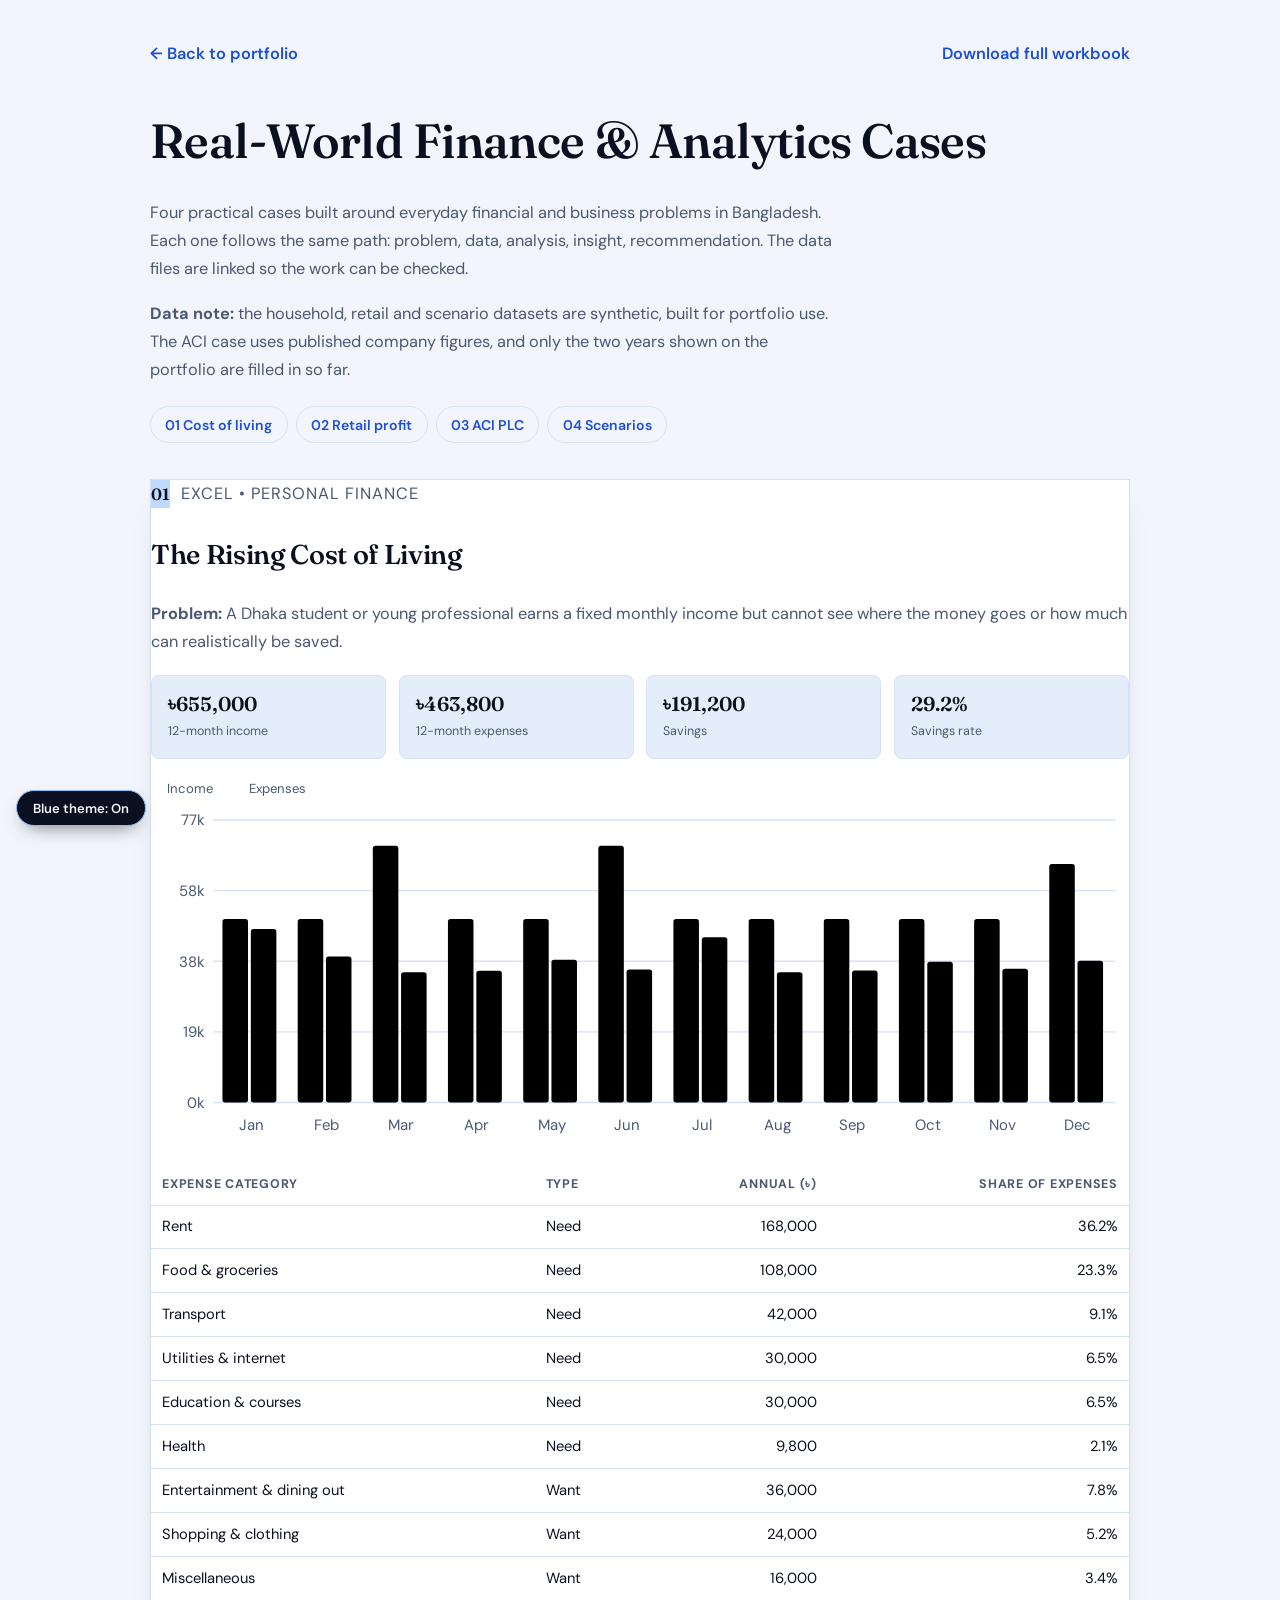
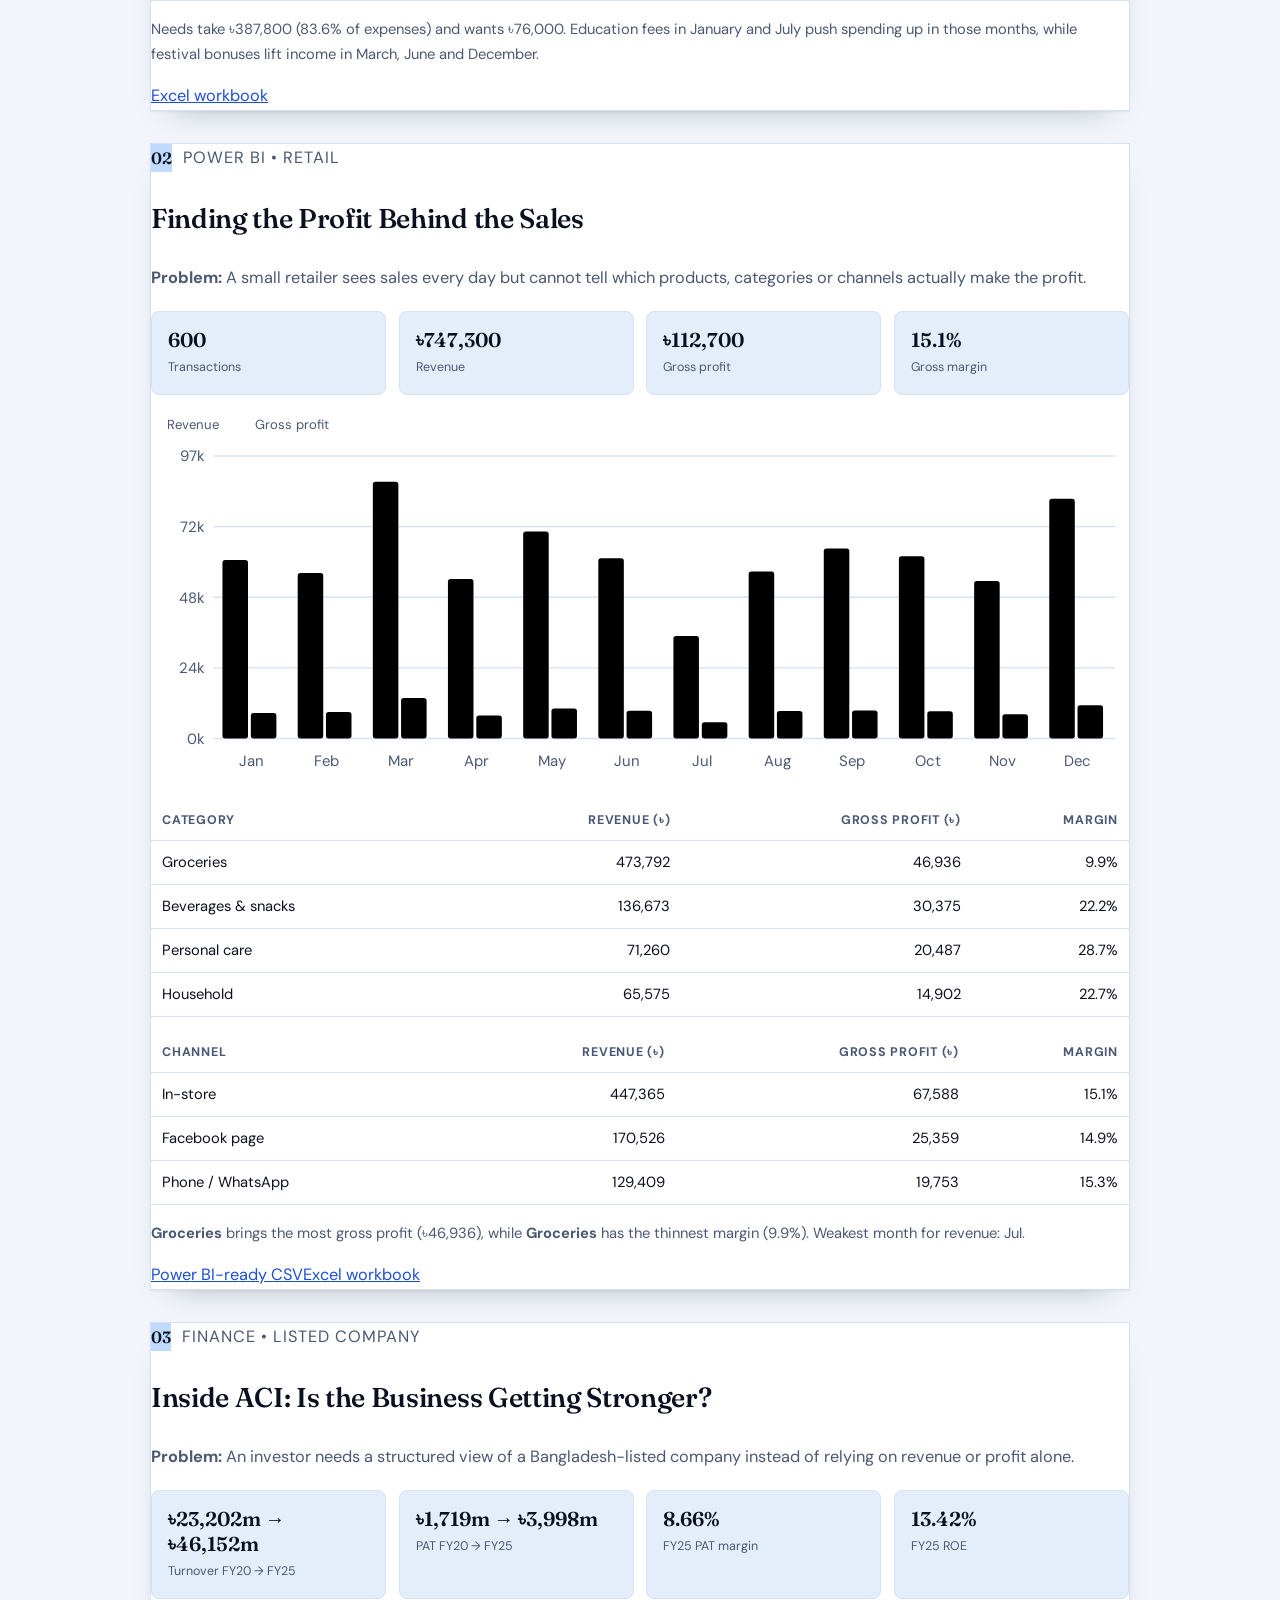
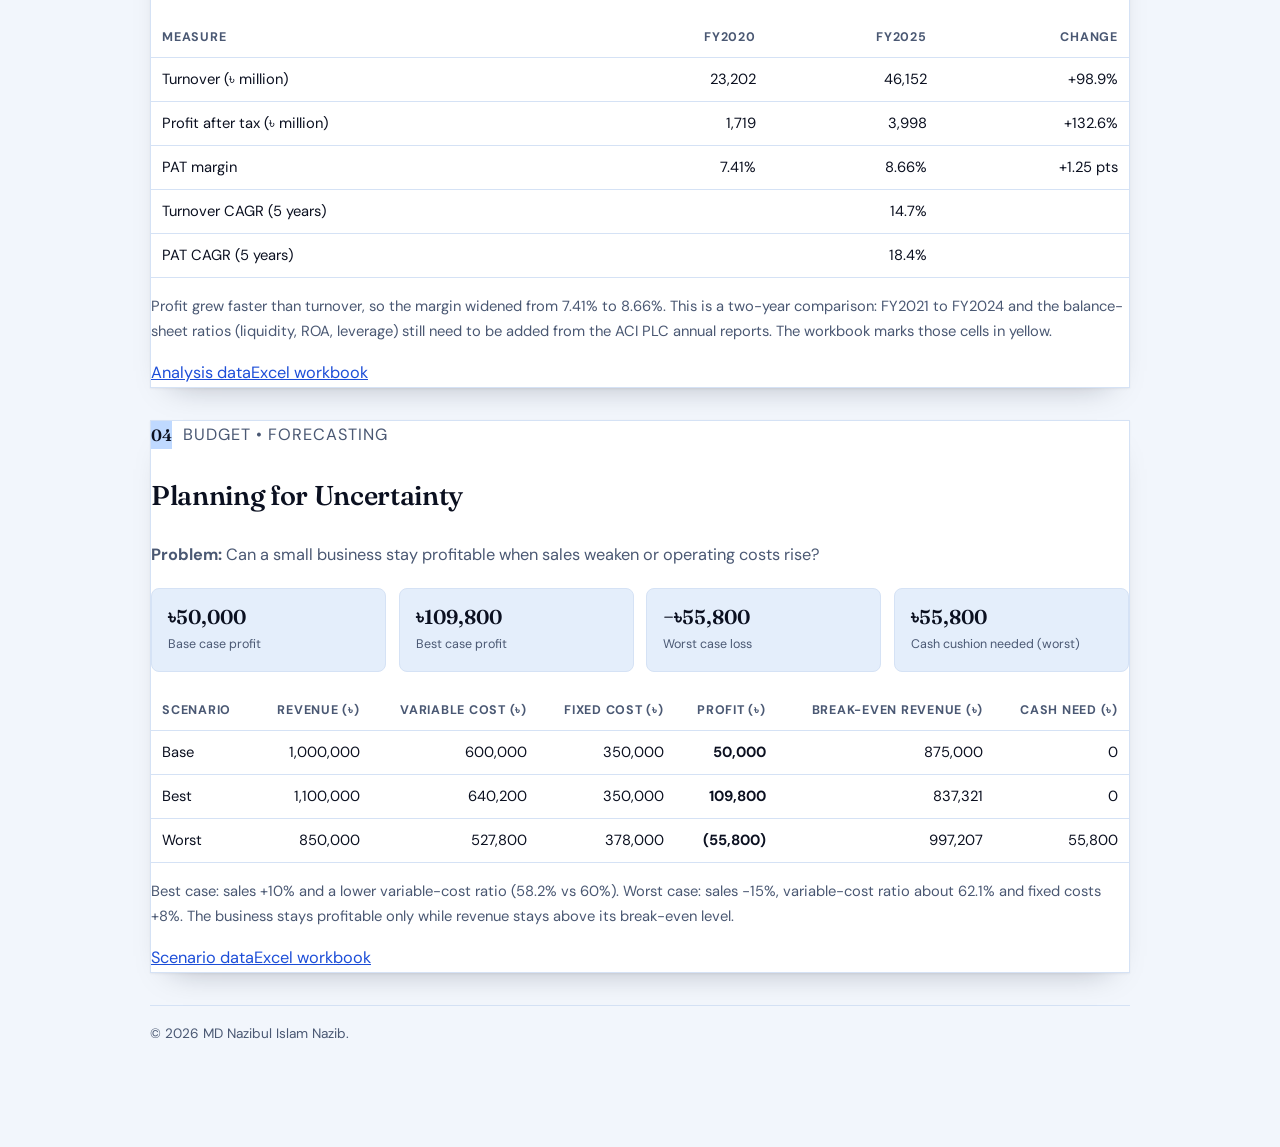
<file: projects/case-studies.html>
<!DOCTYPE html>
<html lang="en" class="theme">
<head>
<meta charset="UTF-8"><meta name="viewport" content="width=device-width, initial-scale=1.0">
<title>Case Studies | MD Nazibul Islam Nazib</title>
<meta name="description" content="Four Bangladesh-market finance and analytics case studies: household budget, retail profit, ACI PLC and scenario planning.">
<script>try{var m=localStorage.getItem('mode');if(m==='dark'||(!m&&matchMedia('(prefers-color-scheme: dark)').matches))document.documentElement.classList.add('dark')}catch(e){}</script>
<link rel="preconnect" href="https://fonts.googleapis.com"><link rel="preconnect" href="https://fonts.gstatic.com" crossorigin>
<link href="https://fonts.googleapis.com/css2?family=DM+Sans:opsz,wght@9..40,400;9..40,500;9..40,600;9..40,700&family=Fraunces:ital,opsz,wght@0,9..144,400;0,9..144,540;0,9..144,600;1,9..144,500&display=swap" rel="stylesheet">
<link rel="stylesheet" href="../css/ux-theme.css">
<style>
.cs-wrap{width:min(980px,100% - 2rem);margin:0 auto;padding:2rem 0 5rem}
.cs-top{display:flex;justify-content:space-between;align-items:center;gap:1rem;flex-wrap:wrap;margin-bottom:2rem}
.cs-top a{font-weight:600;text-decoration:none}
.cs-wrap h1{font-size:clamp(2rem,5vw,3rem);margin-bottom:.6rem}
.cs-intro{max-width:62ch;margin-bottom:.8rem}
.cs-toc{display:flex;flex-wrap:wrap;gap:.5rem;margin:1.4rem 0 2.2rem}
.cs-toc a{padding:.35rem .9rem;border:1px solid var(--line);border-radius:99px;text-decoration:none;font-size:.88rem;font-weight:600;color:var(--ink)}
.cs-toc a:hover{background:var(--tint)}
.cs-case{margin:0 0 2rem}
.cs-head{display:flex;gap:.7rem;align-items:center;margin-bottom:.4rem}
.cs-case h2{font-size:1.7rem}
.kpis{display:grid;grid-template-columns:repeat(auto-fit,minmax(170px,1fr));gap:.8rem;margin:1.2rem 0}
.kpi{background:var(--bg-2);border:1px solid var(--line);border-radius:8px;padding:.9rem 1rem}
.kpi strong{display:block;font:600 1.25rem var(--serif);color:var(--ink)}
.kpi span{font-size:.78rem;color:var(--ink-2)}
.tw{overflow-x:auto;margin:1rem 0}
table{width:100%;border-collapse:collapse;font-size:.92rem}
th,td{padding:.55rem .7rem;border-bottom:1px solid var(--line);text-align:left;white-space:nowrap}
th{color:var(--ink-2);font-size:.78rem;letter-spacing:.06em;text-transform:uppercase}
.num{text-align:right;font-variant-numeric:tabular-nums}
.chart{overflow-x:auto}.chart svg{min-width:560px;width:100%;height:auto}
.chart text{fill:var(--ink-2);font:11px var(--sans)}.gl{stroke:var(--line);stroke-width:1}
.s1{fill:var(--tint-2);background:var(--tint-2)}.s2{fill:var(--accent-t);background:var(--accent-t)}
.legend{display:flex;gap:1.2rem;font-size:.82rem;color:var(--ink-2);margin-top:.4rem}
.lg i{display:inline-block;width:10px;height:10px;border-radius:2px;margin-right:.4rem}
.note{font-size:.92rem}
.cs-foot{font-size:.85rem;color:var(--ink-2);border-top:1px solid var(--line);padding-top:1rem}
</style>
</head>
<body>
<div class="cs-wrap">
<div class="cs-top"><a href="../index.html#academic-work">&larr; Back to portfolio</a><a href="Nazibul_Bangladesh_Analytics_Project_Pack.xlsx">Download full workbook</a></div>
<h1>Real-World Finance &amp; Analytics Cases</h1>
<p class="cs-intro">Four practical cases built around everyday financial and business problems in Bangladesh. Each one follows the same path: problem, data, analysis, insight, recommendation. The data files are linked so the work can be checked.</p>
<p class="cs-intro"><strong>Data note:</strong> the household, retail and scenario datasets are synthetic, built for portfolio use. The ACI case uses published company figures, and only the two years shown on the portfolio are filled in so far.</p>
<nav class="cs-toc" aria-label="Cases"><a href="#case1">01 Cost of living</a><a href="#case2">02 Retail profit</a><a href="#case3">03 ACI PLC</a><a href="#case4">04 Scenarios</a></nav>
<section class="academic-card cs-case" id="case1"><div class="academic-card-body"><div class="cs-head"><span class="card-num-badge">01</span><span class="card-tag">EXCEL • PERSONAL FINANCE</span></div><h2>The Rising Cost of Living</h2><p class="case-problem"><strong>Problem:</strong> A Dhaka student or young professional earns a fixed monthly income but cannot see where the money goes or how much can realistically be saved.</p><div class="kpis"><div class="kpi"><strong>৳655,000</strong><span>12-month income</span></div><div class="kpi"><strong>৳463,800</strong><span>12-month expenses</span></div><div class="kpi"><strong>৳191,200</strong><span>Savings</span></div><div class="kpi"><strong>29.2%</strong><span>Savings rate</span></div></div><div class="legend"><span class="lg"><i class="s1"></i>Income</span><span class="lg"><i class="s2"></i>Expenses</span></div><div class="chart"><svg viewBox="0 0 720 250" role="img" aria-label="Income and Expenses by month"><line x1="46" x2="710" y1="14.0" y2="14.0" class="gl"/><text x="40" y="18.0" text-anchor="end">77k</text><line x1="46" x2="710" y1="66.0" y2="66.0" class="gl"/><text x="40" y="70.0" text-anchor="end">58k</text><line x1="46" x2="710" y1="118.0" y2="118.0" class="gl"/><text x="40" y="122.0" text-anchor="end">38k</text><line x1="46" x2="710" y1="170.0" y2="170.0" class="gl"/><text x="40" y="174.0" text-anchor="end">19k</text><line x1="46" x2="710" y1="222.0" y2="222.0" class="gl"/><text x="40" y="226.0" text-anchor="end">0k</text><rect x="52.6" y="86.9" width="18.8" height="135.1" rx="2" class="s1"/><rect x="73.5" y="94.2" width="18.8" height="127.8" rx="2" class="s2"/><text x="73.7" y="242" text-anchor="middle">Jan</text><rect x="108.0" y="86.9" width="18.8" height="135.1" rx="2" class="s1"/><rect x="128.8" y="114.4" width="18.8" height="107.6" rx="2" class="s2"/><text x="129.0" y="242" text-anchor="middle">Feb</text><rect x="163.3" y="32.9" width="18.8" height="189.1" rx="2" class="s1"/><rect x="184.1" y="126.0" width="18.8" height="96.0" rx="2" class="s2"/><text x="184.3" y="242" text-anchor="middle">Mar</text><rect x="218.6" y="86.9" width="18.8" height="135.1" rx="2" class="s1"/><rect x="239.5" y="125.0" width="18.8" height="97.0" rx="2" class="s2"/><text x="239.7" y="242" text-anchor="middle">Apr</text><rect x="274.0" y="86.9" width="18.8" height="135.1" rx="2" class="s1"/><rect x="294.8" y="116.8" width="18.8" height="105.2" rx="2" class="s2"/><text x="295.0" y="242" text-anchor="middle">May</text><rect x="329.3" y="32.9" width="18.8" height="189.1" rx="2" class="s1"/><rect x="350.1" y="124.1" width="18.8" height="97.9" rx="2" class="s2"/><text x="350.3" y="242" text-anchor="middle">Jun</text><rect x="384.6" y="86.9" width="18.8" height="135.1" rx="2" class="s1"/><rect x="405.5" y="100.4" width="18.8" height="121.6" rx="2" class="s2"/><text x="405.7" y="242" text-anchor="middle">Jul</text><rect x="440.0" y="86.9" width="18.8" height="135.1" rx="2" class="s1"/><rect x="460.8" y="126.0" width="18.8" height="96.0" rx="2" class="s2"/><text x="461.0" y="242" text-anchor="middle">Aug</text><rect x="495.3" y="86.9" width="18.8" height="135.1" rx="2" class="s1"/><rect x="516.1" y="124.8" width="18.8" height="97.2" rx="2" class="s2"/><text x="516.3" y="242" text-anchor="middle">Sep</text><rect x="550.6" y="86.9" width="18.8" height="135.1" rx="2" class="s1"/><rect x="571.5" y="118.3" width="18.8" height="103.7" rx="2" class="s2"/><text x="571.7" y="242" text-anchor="middle">Oct</text><rect x="606.0" y="86.9" width="18.8" height="135.1" rx="2" class="s1"/><rect x="626.8" y="123.5" width="18.8" height="98.5" rx="2" class="s2"/><text x="627.0" y="242" text-anchor="middle">Nov</text><rect x="661.3" y="46.4" width="18.8" height="175.6" rx="2" class="s1"/><rect x="682.1" y="117.7" width="18.8" height="104.3" rx="2" class="s2"/><text x="682.3" y="242" text-anchor="middle">Dec</text></svg></div><div class="tw"><table><thead><tr><th class="">Expense category</th><th class="">Type</th><th class="num">Annual (৳)</th><th class="num">Share of expenses</th></tr></thead><tbody><tr><td class="">Rent</td><td class="">Need</td><td class="num">168,000</td><td class="num">36.2%</td></tr><tr><td class="">Food & groceries</td><td class="">Need</td><td class="num">108,000</td><td class="num">23.3%</td></tr><tr><td class="">Transport</td><td class="">Need</td><td class="num">42,000</td><td class="num">9.1%</td></tr><tr><td class="">Utilities & internet</td><td class="">Need</td><td class="num">30,000</td><td class="num">6.5%</td></tr><tr><td class="">Education & courses</td><td class="">Need</td><td class="num">30,000</td><td class="num">6.5%</td></tr><tr><td class="">Health</td><td class="">Need</td><td class="num">9,800</td><td class="num">2.1%</td></tr><tr><td class="">Entertainment & dining out</td><td class="">Want</td><td class="num">36,000</td><td class="num">7.8%</td></tr><tr><td class="">Shopping & clothing</td><td class="">Want</td><td class="num">24,000</td><td class="num">5.2%</td></tr><tr><td class="">Miscellaneous</td><td class="">Want</td><td class="num">16,000</td><td class="num">3.4%</td></tr></tbody></table></div><p class="note">Needs take ৳387,800 (83.6% of expenses) and wants ৳76,000. Education fees in January and July push spending up in those months, while festival bonuses lift income in March, June and December.</p><div class="case-links"><a href="Nazibul_Bangladesh_Analytics_Project_Pack.xlsx">Excel workbook</a></div></div></section><section class="academic-card cs-case" id="case2"><div class="academic-card-body"><div class="cs-head"><span class="card-num-badge">02</span><span class="card-tag">POWER BI • RETAIL</span></div><h2>Finding the Profit Behind the Sales</h2><p class="case-problem"><strong>Problem:</strong> A small retailer sees sales every day but cannot tell which products, categories or channels actually make the profit.</p><div class="kpis"><div class="kpi"><strong>600</strong><span>Transactions</span></div><div class="kpi"><strong>৳747,300</strong><span>Revenue</span></div><div class="kpi"><strong>৳112,700</strong><span>Gross profit</span></div><div class="kpi"><strong>15.1%</strong><span>Gross margin</span></div></div><div class="legend"><span class="lg"><i class="s1"></i>Revenue</span><span class="lg"><i class="s2"></i>Gross profit</span></div><div class="chart"><svg viewBox="0 0 720 250" role="img" aria-label="Revenue and Gross profit by month"><line x1="46" x2="710" y1="14.0" y2="14.0" class="gl"/><text x="40" y="18.0" text-anchor="end">97k</text><line x1="46" x2="710" y1="66.0" y2="66.0" class="gl"/><text x="40" y="70.0" text-anchor="end">72k</text><line x1="46" x2="710" y1="118.0" y2="118.0" class="gl"/><text x="40" y="122.0" text-anchor="end">48k</text><line x1="46" x2="710" y1="170.0" y2="170.0" class="gl"/><text x="40" y="174.0" text-anchor="end">24k</text><line x1="46" x2="710" y1="222.0" y2="222.0" class="gl"/><text x="40" y="226.0" text-anchor="end">0k</text><rect x="52.6" y="90.6" width="18.8" height="131.4" rx="2" class="s1"/><rect x="73.5" y="203.2" width="18.8" height="18.8" rx="2" class="s2"/><text x="73.7" y="242" text-anchor="middle">Jan</text><rect x="108.0" y="100.2" width="18.8" height="121.8" rx="2" class="s1"/><rect x="128.8" y="202.5" width="18.8" height="19.5" rx="2" class="s2"/><text x="129.0" y="242" text-anchor="middle">Feb</text><rect x="163.3" y="32.9" width="18.8" height="189.1" rx="2" class="s1"/><rect x="184.1" y="192.2" width="18.8" height="29.8" rx="2" class="s2"/><text x="184.3" y="242" text-anchor="middle">Mar</text><rect x="218.6" y="104.5" width="18.8" height="117.5" rx="2" class="s1"/><rect x="239.5" y="205.1" width="18.8" height="16.9" rx="2" class="s2"/><text x="239.7" y="242" text-anchor="middle">Apr</text><rect x="274.0" y="69.5" width="18.8" height="152.5" rx="2" class="s1"/><rect x="294.8" y="199.9" width="18.8" height="22.1" rx="2" class="s2"/><text x="295.0" y="242" text-anchor="middle">May</text><rect x="329.3" y="89.3" width="18.8" height="132.7" rx="2" class="s1"/><rect x="350.1" y="201.5" width="18.8" height="20.5" rx="2" class="s2"/><text x="350.3" y="242" text-anchor="middle">Jun</text><rect x="384.6" y="146.5" width="18.8" height="75.5" rx="2" class="s1"/><rect x="405.5" y="210.0" width="18.8" height="12.0" rx="2" class="s2"/><text x="405.7" y="242" text-anchor="middle">Jul</text><rect x="440.0" y="99.0" width="18.8" height="123.0" rx="2" class="s1"/><rect x="460.8" y="201.8" width="18.8" height="20.2" rx="2" class="s2"/><text x="461.0" y="242" text-anchor="middle">Aug</text><rect x="495.3" y="82.0" width="18.8" height="140.0" rx="2" class="s1"/><rect x="516.1" y="201.4" width="18.8" height="20.6" rx="2" class="s2"/><text x="516.3" y="242" text-anchor="middle">Sep</text><rect x="550.6" y="87.8" width="18.8" height="134.2" rx="2" class="s1"/><rect x="571.5" y="201.9" width="18.8" height="20.1" rx="2" class="s2"/><text x="571.7" y="242" text-anchor="middle">Oct</text><rect x="606.0" y="106.1" width="18.8" height="115.9" rx="2" class="s1"/><rect x="626.8" y="204.1" width="18.8" height="17.9" rx="2" class="s2"/><text x="627.0" y="242" text-anchor="middle">Nov</text><rect x="661.3" y="45.4" width="18.8" height="176.6" rx="2" class="s1"/><rect x="682.1" y="197.5" width="18.8" height="24.5" rx="2" class="s2"/><text x="682.3" y="242" text-anchor="middle">Dec</text></svg></div><div class="tw"><table><thead><tr><th class="">Category</th><th class="num">Revenue (৳)</th><th class="num">Gross profit (৳)</th><th class="num">Margin</th></tr></thead><tbody><tr><td class="">Groceries</td><td class="num">473,792</td><td class="num">46,936</td><td class="num">9.9%</td></tr><tr><td class="">Beverages & snacks</td><td class="num">136,673</td><td class="num">30,375</td><td class="num">22.2%</td></tr><tr><td class="">Personal care</td><td class="num">71,260</td><td class="num">20,487</td><td class="num">28.7%</td></tr><tr><td class="">Household</td><td class="num">65,575</td><td class="num">14,902</td><td class="num">22.7%</td></tr></tbody></table></div><div class="tw"><table><thead><tr><th class="">Channel</th><th class="num">Revenue (৳)</th><th class="num">Gross profit (৳)</th><th class="num">Margin</th></tr></thead><tbody><tr><td class="">In-store</td><td class="num">447,365</td><td class="num">67,588</td><td class="num">15.1%</td></tr><tr><td class="">Facebook page</td><td class="num">170,526</td><td class="num">25,359</td><td class="num">14.9%</td></tr><tr><td class="">Phone / WhatsApp</td><td class="num">129,409</td><td class="num">19,753</td><td class="num">15.3%</td></tr></tbody></table></div><p class="note"><strong>Groceries</strong> brings the most gross profit (৳46,936), while <strong>Groceries</strong> has the thinnest margin (9.9%). Weakest month for revenue: Jul.</p><div class="case-links"><a href="retail_sales_bangladesh_synthetic.csv">Power BI-ready CSV</a><a href="Nazibul_Bangladesh_Analytics_Project_Pack.xlsx">Excel workbook</a></div></div></section><section class="academic-card cs-case" id="case3"><div class="academic-card-body"><div class="cs-head"><span class="card-num-badge">03</span><span class="card-tag">FINANCE • LISTED COMPANY</span></div><h2>Inside ACI: Is the Business Getting Stronger?</h2><p class="case-problem"><strong>Problem:</strong> An investor needs a structured view of a Bangladesh-listed company instead of relying on revenue or profit alone.</p><div class="kpis"><div class="kpi"><strong>৳23,202m → ৳46,152m</strong><span>Turnover FY20 → FY25</span></div><div class="kpi"><strong>৳1,719m → ৳3,998m</strong><span>PAT FY20 → FY25</span></div><div class="kpi"><strong>8.66%</strong><span>FY25 PAT margin</span></div><div class="kpi"><strong>13.42%</strong><span>FY25 ROE</span></div></div><div class="tw"><table><thead><tr><th class="">Measure</th><th class="num">FY2020</th><th class="num">FY2025</th><th class="num">Change</th></tr></thead><tbody><tr><td class="">Turnover (৳ million)</td><td class="num">23,202</td><td class="num">46,152</td><td class="num">+98.9%</td></tr><tr><td class="">Profit after tax (৳ million)</td><td class="num">1,719</td><td class="num">3,998</td><td class="num">+132.6%</td></tr><tr><td class="">PAT margin</td><td class="num">7.41%</td><td class="num">8.66%</td><td class="num">+1.25 pts</td></tr><tr><td class="">Turnover CAGR (5 years)</td><td class="num"></td><td class="num">14.7%</td><td class="num"></td></tr><tr><td class="">PAT CAGR (5 years)</td><td class="num"></td><td class="num">18.4%</td><td class="num"></td></tr></tbody></table></div><p class="note">Profit grew faster than turnover, so the margin widened from 7.41% to 8.66%. This is a two-year comparison: FY2021 to FY2024 and the balance-sheet ratios (liquidity, ROA, leverage) still need to be added from the ACI PLC annual reports. The workbook marks those cells in yellow.</p><div class="case-links"><a href="aci_plc_financial_analysis_fy2020_fy2025.csv">Analysis data</a><a href="Nazibul_Bangladesh_Analytics_Project_Pack.xlsx">Excel workbook</a></div></div></section><section class="academic-card cs-case" id="case4"><div class="academic-card-body"><div class="cs-head"><span class="card-num-badge">04</span><span class="card-tag">BUDGET • FORECASTING</span></div><h2>Planning for Uncertainty</h2><p class="case-problem"><strong>Problem:</strong> Can a small business stay profitable when sales weaken or operating costs rise?</p><div class="kpis"><div class="kpi"><strong>৳50,000</strong><span>Base case profit</span></div><div class="kpi"><strong>৳109,800</strong><span>Best case profit</span></div><div class="kpi"><strong>−৳55,800</strong><span>Worst case loss</span></div><div class="kpi"><strong>৳55,800</strong><span>Cash cushion needed (worst)</span></div></div><div class="tw"><table><thead><tr><th class="">Scenario</th><th class="num">Revenue (৳)</th><th class="num">Variable cost (৳)</th><th class="num">Fixed cost (৳)</th><th class="num">Profit (৳)</th><th class="num">Break-even revenue (৳)</th><th class="num">Cash need (৳)</th></tr></thead><tbody><tr><td class="">Base</td><td class="num">1,000,000</td><td class="num">600,000</td><td class="num">350,000</td><td class="num"><strong>50,000</strong></td><td class="num">875,000</td><td class="num">0</td></tr><tr><td class="">Best</td><td class="num">1,100,000</td><td class="num">640,200</td><td class="num">350,000</td><td class="num"><strong>109,800</strong></td><td class="num">837,321</td><td class="num">0</td></tr><tr><td class="">Worst</td><td class="num">850,000</td><td class="num">527,800</td><td class="num">378,000</td><td class="num"><strong>(55,800)</strong></td><td class="num">997,207</td><td class="num">55,800</td></tr></tbody></table></div><p class="note">Best case: sales +10% and a lower variable-cost ratio (58.2% vs 60%). Worst case: sales −15%, variable-cost ratio about 62.1% and fixed costs +8%. The business stays profitable only while revenue stays above its break-even level.</p><div class="case-links"><a href="business_budget_scenarios.csv">Scenario data</a><a href="Nazibul_Bangladesh_Analytics_Project_Pack.xlsx">Excel workbook</a></div></div></section>
<p class="cs-foot">&copy; 2026 MD Nazibul Islam Nazib.
</div>
<script src="../js/ux-theme.js"></script>
</body>
</html>
</file>
<file: css/ux-theme.css>
/* ux-theme.css — blue / light-blue / black theme. Everything is scoped to html.theme, so the toggle restores your original theme.
   Needs these fonts in <head>: Fraunces (headings) + DM Sans (body). */
html.theme{--bg:#F2F6FC;--bg-2:#E4EEFB;--paper:#FFFFFF;--ink:#0B1020;--ink-2:#4A5873;--blue:#2563EB;--sky:#BFD9FF;--sky-2:#8DBBFF;--sky-d:#1D4ED8;--line:#D5E2F5;--serif:'Fraunces',Georgia,'Times New Roman',serif;--sans:'DM Sans',system-ui,sans-serif;color-scheme:light}
html.theme body{background:var(--bg);color:var(--ink);font-family:var(--sans);font-size:1.02rem;line-height:1.72;font-feature-settings:"lnum","tnum"}
html.theme :is(button,input){font-family:inherit}
html.theme :is(h1,h2,h3,h4,.hero-name,.section-title,.text-lead,.case-title,.case-card-title,.skill-card-title,.metric-value,.metric-box strong){font-family:var(--serif);font-optical-sizing:auto;font-weight:560;color:var(--ink);letter-spacing:-.012em}
html.theme :is(p,.section-subtitle,.case-problem,.case-card-description,.card-subtext,.skill-card-desc){color:var(--ink-2)}
html.theme :is(.label,.metric-label,.card-tag,.case-kicker,.skill-category-tag,.brand-text small){color:var(--ink-2);font-family:var(--sans);letter-spacing:.06em}
html.theme a{color:var(--sky-d)}
html.theme :is(.section,.section-alt){color:var(--ink)}
html.theme .section-alt{background:var(--bg-2)}
html.theme .section-border-top{border-color:var(--line)}
html.theme .section-title{font-size:clamp(1.9rem,3.8vw,2.7rem);font-weight:540}
html.theme .section-title::after{content:"";display:block;width:52px;height:3px;margin-top:.7rem;border-radius:2px;background:var(--sky-2)}
html.theme .section-tag{display:inline-block;padding:.25rem .85rem;border-radius:99px;background:var(--sky);color:var(--ink);border:0;font:700 .7rem var(--sans);letter-spacing:.14em;text-transform:uppercase}

/* top bar + nav */
html.theme .top-announcement{background:#070A12;color:#DCE8FA}
html.theme .top-announcement a{color:#DCE8FA}
html.theme .navbar{background:rgba(242,246,252,.97);backdrop-filter:blur(14px);border-bottom:1px solid var(--line)}
html.theme .brand-avatar{background:var(--ink);color:var(--sky);font-family:var(--serif);box-shadow:none}
html.theme .nav-link{position:relative;color:var(--ink-2);font-weight:500;transition:color .25s}
html.theme .nav-link::after{content:"";position:absolute;left:50%;bottom:2px;width:0;height:2px;background:var(--sky-2);transition:width .3s,left .3s}
html.theme .nav-link:hover,html.theme .nav-link.active{color:var(--ink);background:transparent}
html.theme .nav-link:hover::after,html.theme .nav-link.active::after{width:70%;left:15%}

/* buttons */
html.theme .btn{font-family:var(--sans);font-weight:600;letter-spacing:.01em;transition:transform .25s,background .3s,color .3s,border-color .3s,box-shadow .3s}
html.theme .btn-primary{background:var(--ink);color:var(--bg);border-color:var(--ink);box-shadow:0 8px 18px -10px rgba(11,16,32,.7)}
html.theme .btn-primary:hover{background:var(--sky);color:var(--ink);border-color:var(--sky);transform:translateY(-2px)}
html.theme :is(.btn-outline,.btn-ghost){background:transparent;color:var(--ink);border-color:var(--ink-2)}
html.theme :is(.btn-outline,.btn-ghost):hover{background:var(--sky);border-color:var(--sky);color:var(--ink);transform:translateY(-2px)}
html.theme .btn-linkedin{background:var(--sky-2);color:var(--ink);border-color:var(--sky-2)}
html.theme .btn-linkedin:hover{background:var(--sky);transform:translateY(-2px)}

/* hero: black-to-navy with light type */
html.theme .hero-section{position:relative;overflow:hidden;isolation:isolate;background:radial-gradient(55% 75% at 92% 0%,rgba(37,99,235,.42),transparent 70%),radial-gradient(40% 60% at 4% 100%,rgba(141,187,255,.12),transparent 70%),linear-gradient(135deg,#070A12,#0E1F44);color:var(--bg)}
html.theme .hero-pattern-bg{display:none}
html.theme .hero-section::before{content:"";position:absolute;z-index:-1;right:-140px;top:-180px;width:560px;height:560px;border-radius:50%;background:radial-gradient(circle,rgba(191,217,255,.28),transparent 68%);translate:calc(var(--px,0)*-30px) calc(var(--py,0)*-22px);transition:translate .5s ease-out}
html.theme .hero-name{color:var(--bg);font-size:clamp(2.5rem,6vw,4.5rem);font-weight:520;letter-spacing:-.025em}
html.theme .hero-role,html.theme .hero-role strong{color:var(--sky);font-family:var(--sans);letter-spacing:.12em;font-weight:600}
html.theme .hero-role .divider{color:var(--blue)}
html.theme :is(.hero-affiliation,.hero-pitch,.hero-badge){color:#C9D8F0}
html.theme .hero-pitch{font-size:1.12rem}
html.theme .status-indicator{background:var(--sky);box-shadow:0 0 0 4px rgba(191,217,255,.2)}
html.theme .hero-chip{background:transparent;border:1px solid rgba(242,246,252,.28);color:var(--bg)}
html.theme .hero-section .btn-primary{background:var(--sky);color:var(--ink);border-color:var(--sky)}
html.theme .hero-section .btn-primary:hover{background:var(--bg);border-color:var(--bg)}
html.theme .hero-section :is(.btn-outline,.btn-ghost){color:var(--bg);border-color:rgba(242,246,252,.4)}
html.theme .hero-section :is(.btn-outline,.btn-ghost):hover{background:var(--bg);color:var(--ink);border-color:var(--bg)}
html.theme .hero-visual-card{position:relative;background:var(--paper);color:var(--ink);border:1px solid var(--sky);box-shadow:0 30px 60px -24px rgba(0,0,0,.55);transform:rotate(1deg)}
html.theme .hero-visual-card::before{content:"";position:absolute;top:-13px;left:50%;width:104px;height:26px;margin-left:-52px;border-radius:3px;background:rgba(191,217,255,.9);transform:rotate(-3deg);box-shadow:0 2px 6px rgba(0,0,0,.15)}
html.theme .hero-visual-card :is(h3,.metric-value){color:var(--ink)}
html.theme .ph{background:var(--ink);color:var(--sky);font-family:var(--serif)}

/* cards */
html.theme :is(.info-card,.skill-matrix-card,.academic-card,.academic-project-card,.dev-pillar-card,.contact-detail-card){background:var(--paper);color:var(--ink);border:1px solid var(--line);box-shadow:0 1px 2px rgba(11,16,32,.06),0 16px 32px -22px rgba(11,16,32,.35);transition:transform .3s,box-shadow .35s,border-color .35s}
html.theme :is(.info-card,.skill-matrix-card,.academic-card,.academic-project-card,.dev-pillar-card):hover{border-color:var(--sky-2);box-shadow:0 1px 2px rgba(11,16,32,.06),0 22px 38px -20px rgba(11,16,32,.4)}
html.theme .info-card{border-top:3px solid var(--sky-2)}
html.theme .info-card.career-card{border-top-color:var(--blue)}
html.theme :is(.card-badge-icon,.skill-icon-wrapper,.contact-card-icon){background:var(--sky);color:var(--ink)}
html.theme .card-num-badge{background:var(--sky);color:var(--ink);font-family:var(--serif);font-weight:600}
html.theme .academic-card-header{background:transparent;border-color:var(--line)}
html.theme :is(.status-chip,.case-badge,.tag-status){background:var(--sky);color:var(--ink)}
html.theme :is(.cap-tag,.course-pill,.card-skill-pills span){background:var(--bg);border:1px solid var(--line);color:var(--ink-2)}
html.theme .case-outcome{background:#E6F0FF;border-left:3px solid var(--sky-2);color:var(--ink)}
html.theme .analyst-key-metrics{background:var(--bg);border-color:var(--line)}
html.theme .analyst-key-metrics .metric-box{border-color:var(--line)}
html.theme .case-metrics .metric-box{background:var(--bg)}
html.theme .highlight-accent{color:var(--sky-d)}
html.theme .card-quote-box{border-left-color:var(--sky-2);color:var(--ink-2)}
html.theme .dev-card-index{color:var(--bg-2);font-family:var(--serif)}
html.theme .pillar-status{color:var(--sky-d)}
html.theme .market-context-banner{background:var(--ink);color:#DCE8FA}
html.theme .market-context-banner :is(h4,p){color:#DCE8FA}
html.theme .market-context-banner h4{color:var(--sky)}
html.theme .credentials-rule-banner{background:#E6F0FF;border:1px dashed var(--sky-2);color:var(--ink)}
html.theme .copy-btn{background:var(--bg);border:1px solid var(--line);color:var(--ink)}
html.theme .copy-btn:hover{background:var(--sky)}
html.theme footer{background:#070A12;color:#AFC0DD}

/* popup + toast */
html.theme .ux-overlay{background:rgba(7,10,18,.55)}
html.theme .ux-card{background:var(--paper);color:var(--ink);box-shadow:0 40px 80px -24px rgba(7,10,18,.6)}
html.theme .ux-head{background:var(--ink);color:var(--bg)}
html.theme .ux-title{color:var(--bg);font-family:var(--serif);font-weight:540}
html.theme .ux-kicker{color:var(--sky);letter-spacing:.08em}
html.theme .ux-close{background:rgba(242,246,252,.16)}
html.theme .ux-body :is(p,.case-problem,.case-card-description,.card-subtext,.skill-card-desc){color:var(--ink-2)}
html.theme .ux-toast{background:var(--ink);color:var(--bg);border:1px solid var(--sky-2)}

/* interactive pieces shared by both themes */
.nx-reveal{opacity:0;transform:translateY(22px);transition:opacity .7s cubic-bezier(.2,.7,.2,1),transform .7s cubic-bezier(.2,.7,.2,1);transition-delay:var(--d,0s)}
.nx-reveal.in{opacity:1;transform:none}
html.theme .nx-tilt.in{transition:transform .15s ease-out,box-shadow .35s,border-color .35s;transition-delay:0s;transform:perspective(900px) rotateX(var(--ry,0deg)) rotateY(var(--rx,0deg))}
html.theme .nx-tilt.in:hover{transform:perspective(900px) rotateX(var(--ry,0deg)) rotateY(var(--rx,0deg)) translateY(-3px)}
.btn-lg{translate:var(--tx,0) var(--ty,0);transition:translate .2s ease-out}
.nx-progress{position:fixed;top:0;left:0;height:3px;width:100%;z-index:300;transform-origin:left;transform:scaleX(0);background:linear-gradient(90deg,#8DBBFF,#2563EB)}
.nx-toggle{position:fixed;left:1rem;bottom:4.6rem;z-index:150;border:1px solid #8DBBFF;background:#0B1020;color:#F2F6FC;border-radius:99px;padding:.55rem 1rem;font:600 .82rem 'DM Sans',system-ui,sans-serif;cursor:pointer;box-shadow:0 8px 20px -10px rgba(7,10,18,.7);transition:transform .2s,background .25s}
.nx-toggle:hover{transform:translateY(-2px);background:#16264D}
.nx-type{font:500 1.05rem 'Fraunces',Georgia,serif;font-style:italic;color:inherit;opacity:.92;min-height:1.7em;margin-bottom:.6rem}
.nx-type::after{content:"";display:inline-block;width:2px;height:1.05em;margin-left:3px;vertical-align:-.12em;background:currentColor;animation:nxBlink 1s steps(1) infinite}
@keyframes nxBlink{50%{opacity:0}}
.nx-filters{display:flex;flex-wrap:wrap;gap:.5rem;margin:0 0 1.4rem}
.nx-chip{border:1px solid #2563EB;background:transparent;color:inherit;border-radius:99px;padding:.4rem 1rem;font:600 .82rem 'DM Sans',system-ui,sans-serif;cursor:pointer;transition:background .25s,color .25s,border-color .25s,transform .2s}
.nx-chip:hover{border-color:#8DBBFF;transform:translateY(-2px)}
.nx-chip[aria-pressed="true"]{background:#BFD9FF;color:#0B1020;border-color:#BFD9FF}
.nx-show{animation:nxShow .45s cubic-bezier(.2,.7,.2,1) both}
@keyframes nxShow{from{opacity:0;transform:translateY(12px) scale(.98)}}
@media (max-width:960px){html.theme .hero-visual-card{transform:none}}
@media (prefers-reduced-motion:reduce){.nx-reveal{opacity:1;transform:none;transition:none}.nx-type::after,.nx-show{animation:none}html.theme .hero-section::before{transition:none}}

/* ===== fixes: heading specificity + colour grading ===== */
html.theme .hero-section :is(h1,.hero-name){color:var(--bg)}
html.theme .hero-section .nx-type{color:var(--sky)}
html.theme .nav-brand,html.theme .nav-brand strong{color:var(--ink)}
html.theme .hero-section::before{background:radial-gradient(circle,rgba(37,99,235,.32),transparent 68%)}
html.theme .status-indicator{display:inline-block;flex:none;width:9px;height:9px;border-radius:50%}
html.theme .hero-section .whatsapp-contact{color:var(--bg);border-color:rgba(242,246,252,.28)}
html.theme .contact-detail-card .whatsapp-contact{color:var(--ink)}
html.theme .hero-section a:not(.btn){color:var(--bg)}
/* safety net: hides click-ripple / spark / cursor-glow left over from the old ux-neon files */
.nx-ripple,.nx-spark,.nx-cursor{display:none!important}

/* ===== headshot + blue/black polish ===== */
html.theme .analyst-avatar-box{display:none}
html.theme .hero-visual-card{max-width:380px;margin-inline:auto;padding:1.3rem}
html.theme .market-context-banner{background:linear-gradient(120deg,#070A12,#0E1F44)}
html.theme .market-context-banner h4{color:var(--sky)}
html.theme .nx-progress{background:linear-gradient(90deg,#8DBBFF,#2563EB)}
html.theme .nx-toggle{background:#0B1020;border-color:#8DBBFF}

/* ===== polaroid photo popup ===== */
html.theme .hero-visual-card{overflow:visible}
.ux-polaroid{position:relative;width:min(560px,100%);background:#fff;padding:.8rem .8rem 0;border-radius:6px;box-shadow:0 40px 80px -24px rgba(0,0,0,.7);transform:rotate(-1.2deg);animation:uxPop .3s cubic-bezier(.2,.8,.3,1.15) both}
.ux-polaroid img{display:block;width:100%;height:auto;border-radius:3px}
.ux-polaroid figcaption{padding:1rem .4rem 1.2rem;text-align:center;font:italic 500 1.15rem 'Fraunces',Georgia,serif;color:#0B1020}
.ux-polaroid figcaption small{display:block;margin-top:.15rem;font:600 .74rem 'DM Sans',system-ui,sans-serif;font-style:normal;letter-spacing:.1em;text-transform:uppercase;color:#4A5873}
.ux-polaroid .ux-close{top:-14px;right:-14px;background:#0B1020;box-shadow:0 6px 14px rgba(0,0,0,.4)}
@media (max-width:600px){
/* ===== readability in both modes ===== */
html.theme .hero-section .nx-type{color:var(--sky);opacity:1}
html.theme :is(.card-quote-box p,.analyst-header-meta p){color:var(--ink-2)}
@media (max-width:600px){html.theme .brand-text small{display:none}html.theme .brand-text strong{font-size:.95rem;line-height:1.2}}

/* ===== simple photo, morphs in when the page loads ===== */
html.theme .hero-headshot{position:static;width:auto;margin:0 0 1.2rem}
html.theme .hero-headshot img{display:block;width:100%;height:auto;aspect-ratio:4/4.4;object-fit:cover;object-position:50% 28%;border:0;outline:0;border-radius:18px;box-shadow:0 18px 30px -20px rgba(7,10,18,.55);cursor:zoom-in;transition:none;animation:nxMorph 1.4s cubic-bezier(.2,.8,.2,1) .1s both}
@keyframes nxMorph{
  0%{opacity:0;transform:scale(.4) rotate(-10deg);border-radius:50%;filter:blur(16px)}
  45%{opacity:1;transform:scale(.9) rotate(3deg);border-radius:38% 62% 55% 45% / 52% 40% 60% 48%;filter:blur(4px)}
  100%{opacity:1;transform:none;border-radius:18px;filter:blur(0)}
}
@media (prefers-reduced-motion:reduce){html.theme .hero-headshot img{animation:none}}
</file>
